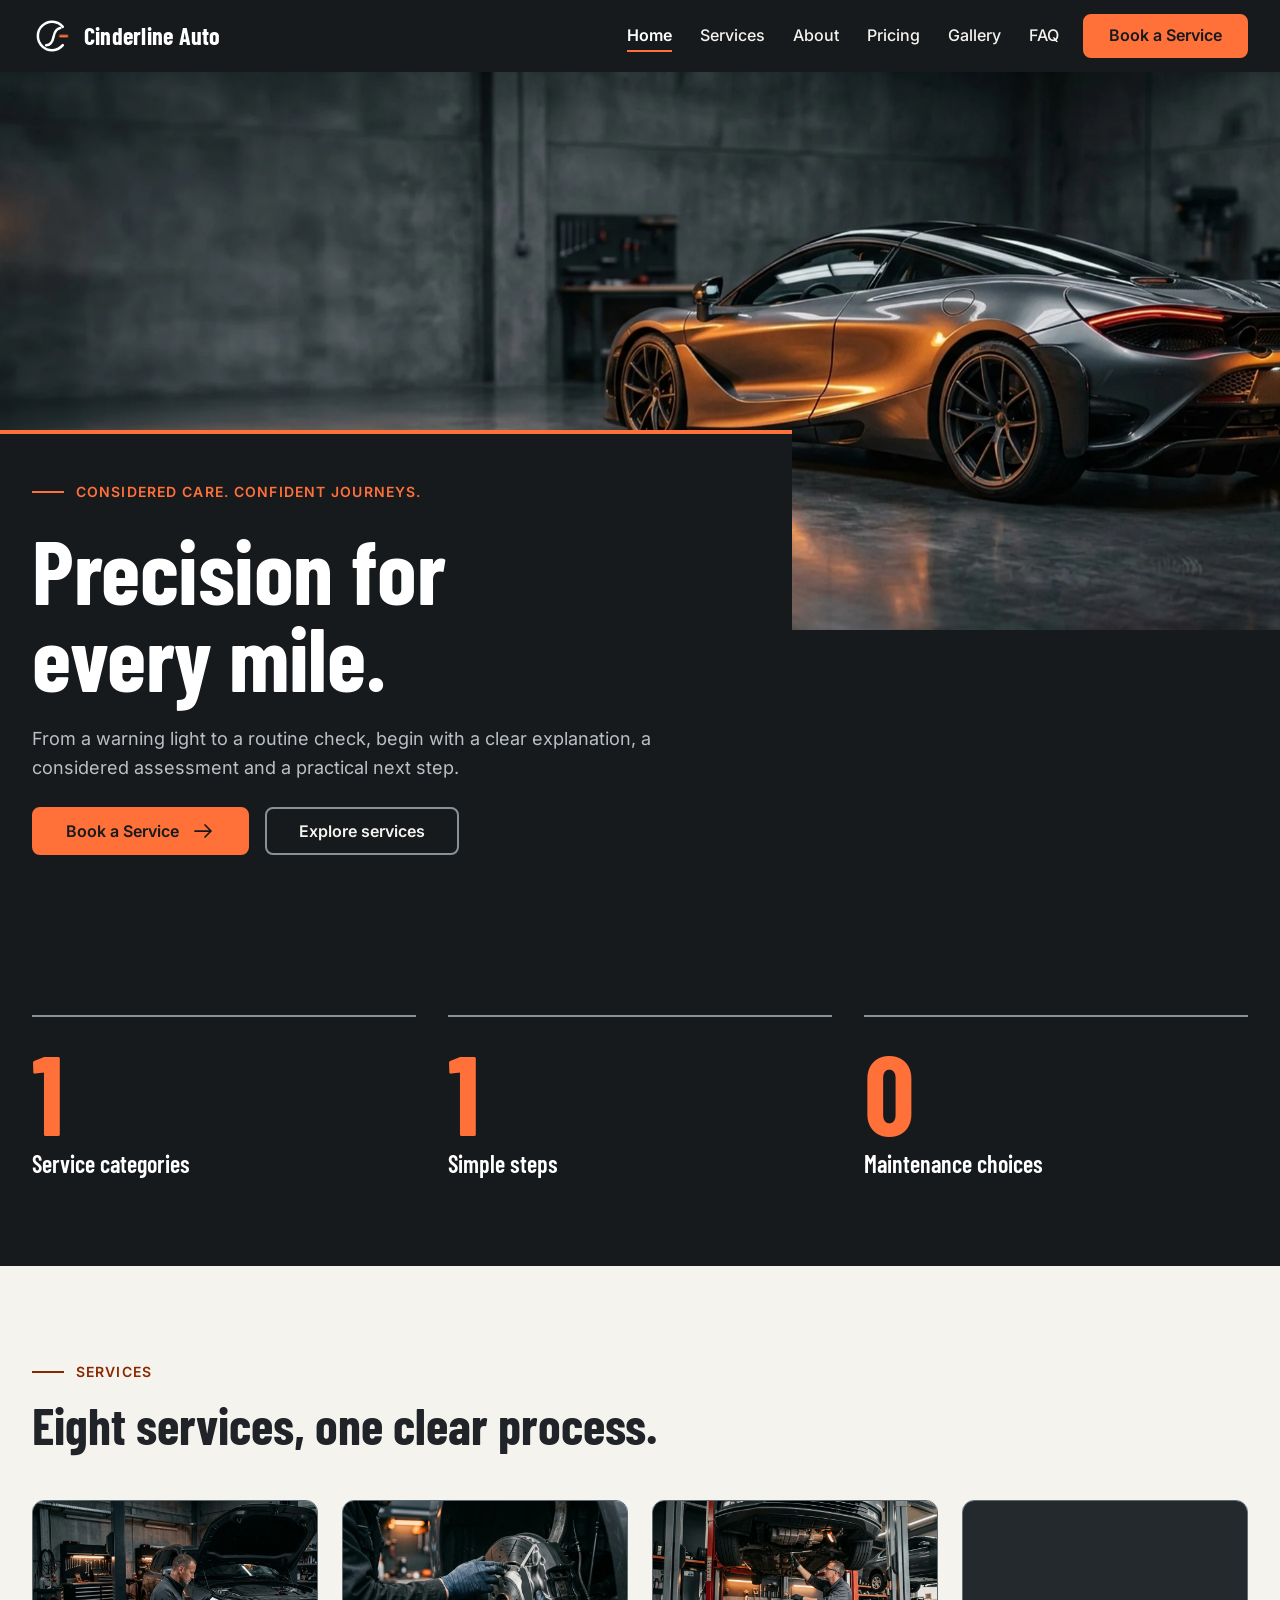
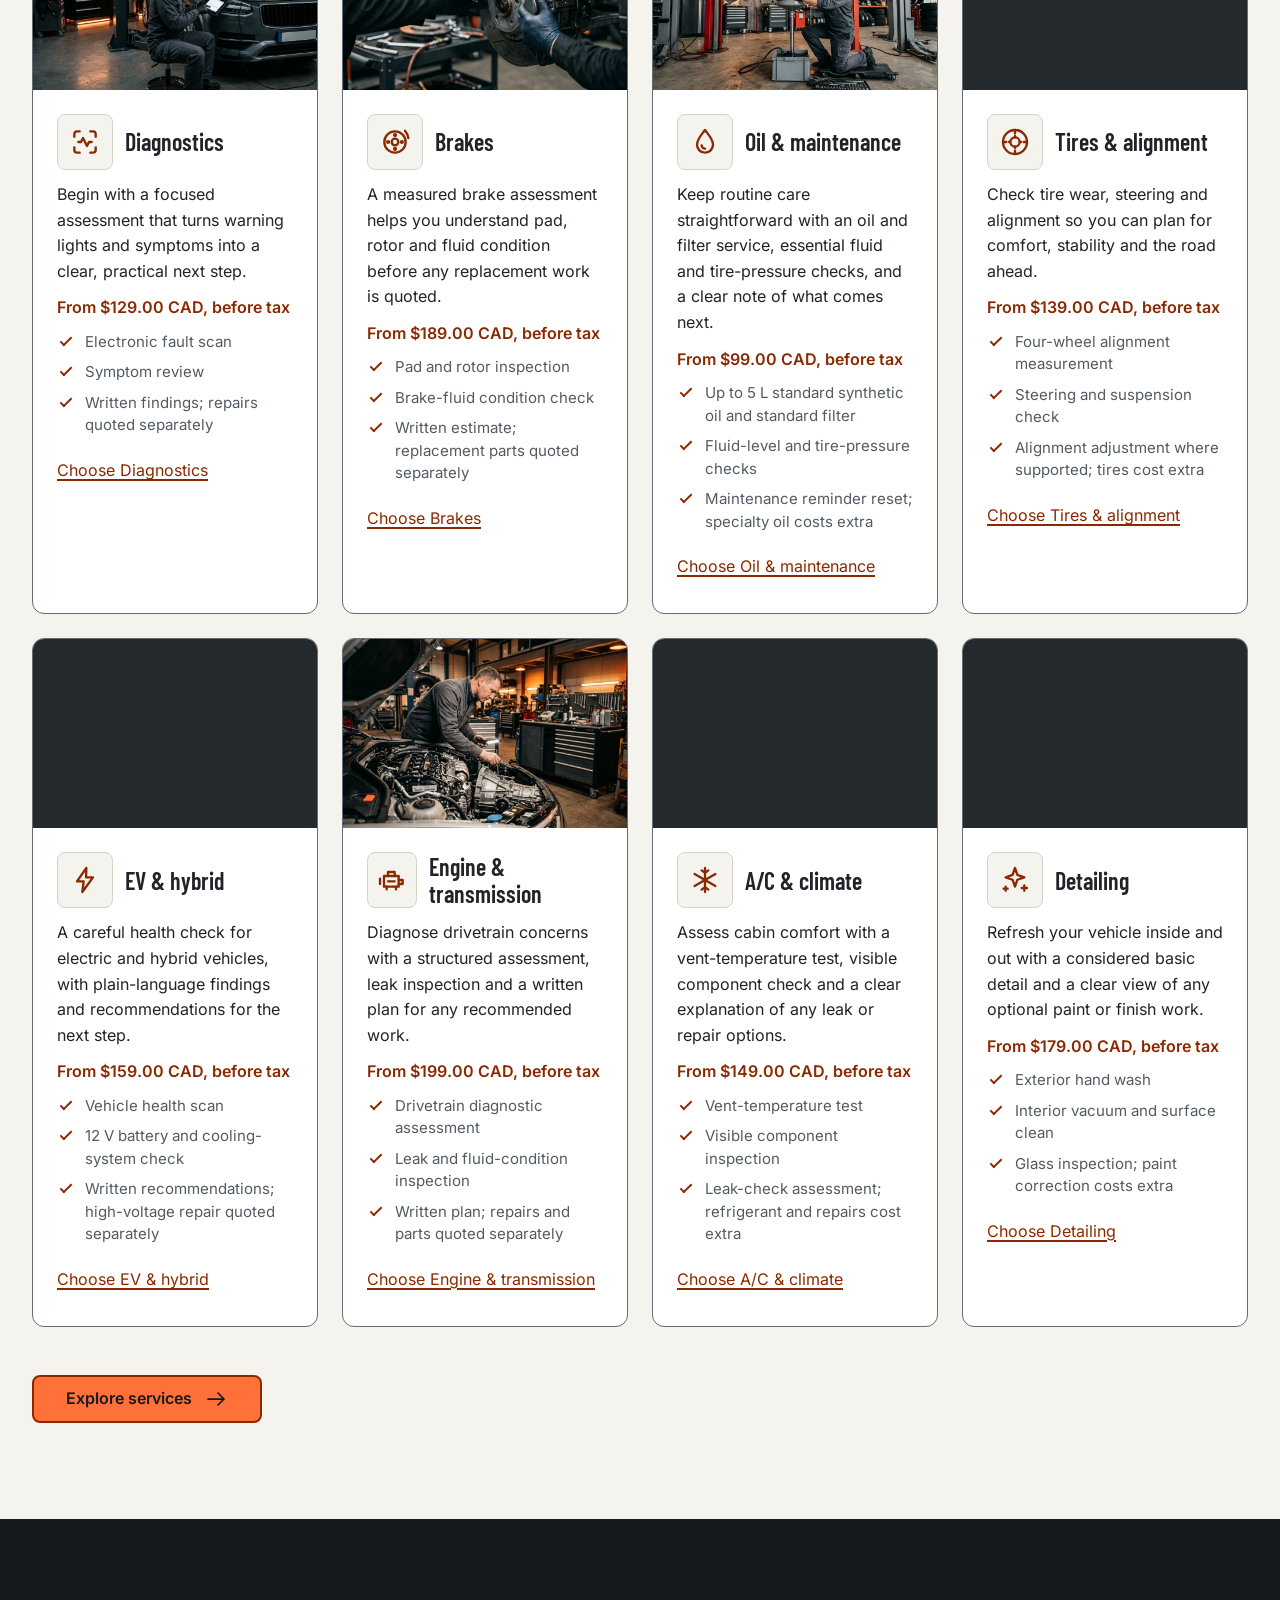
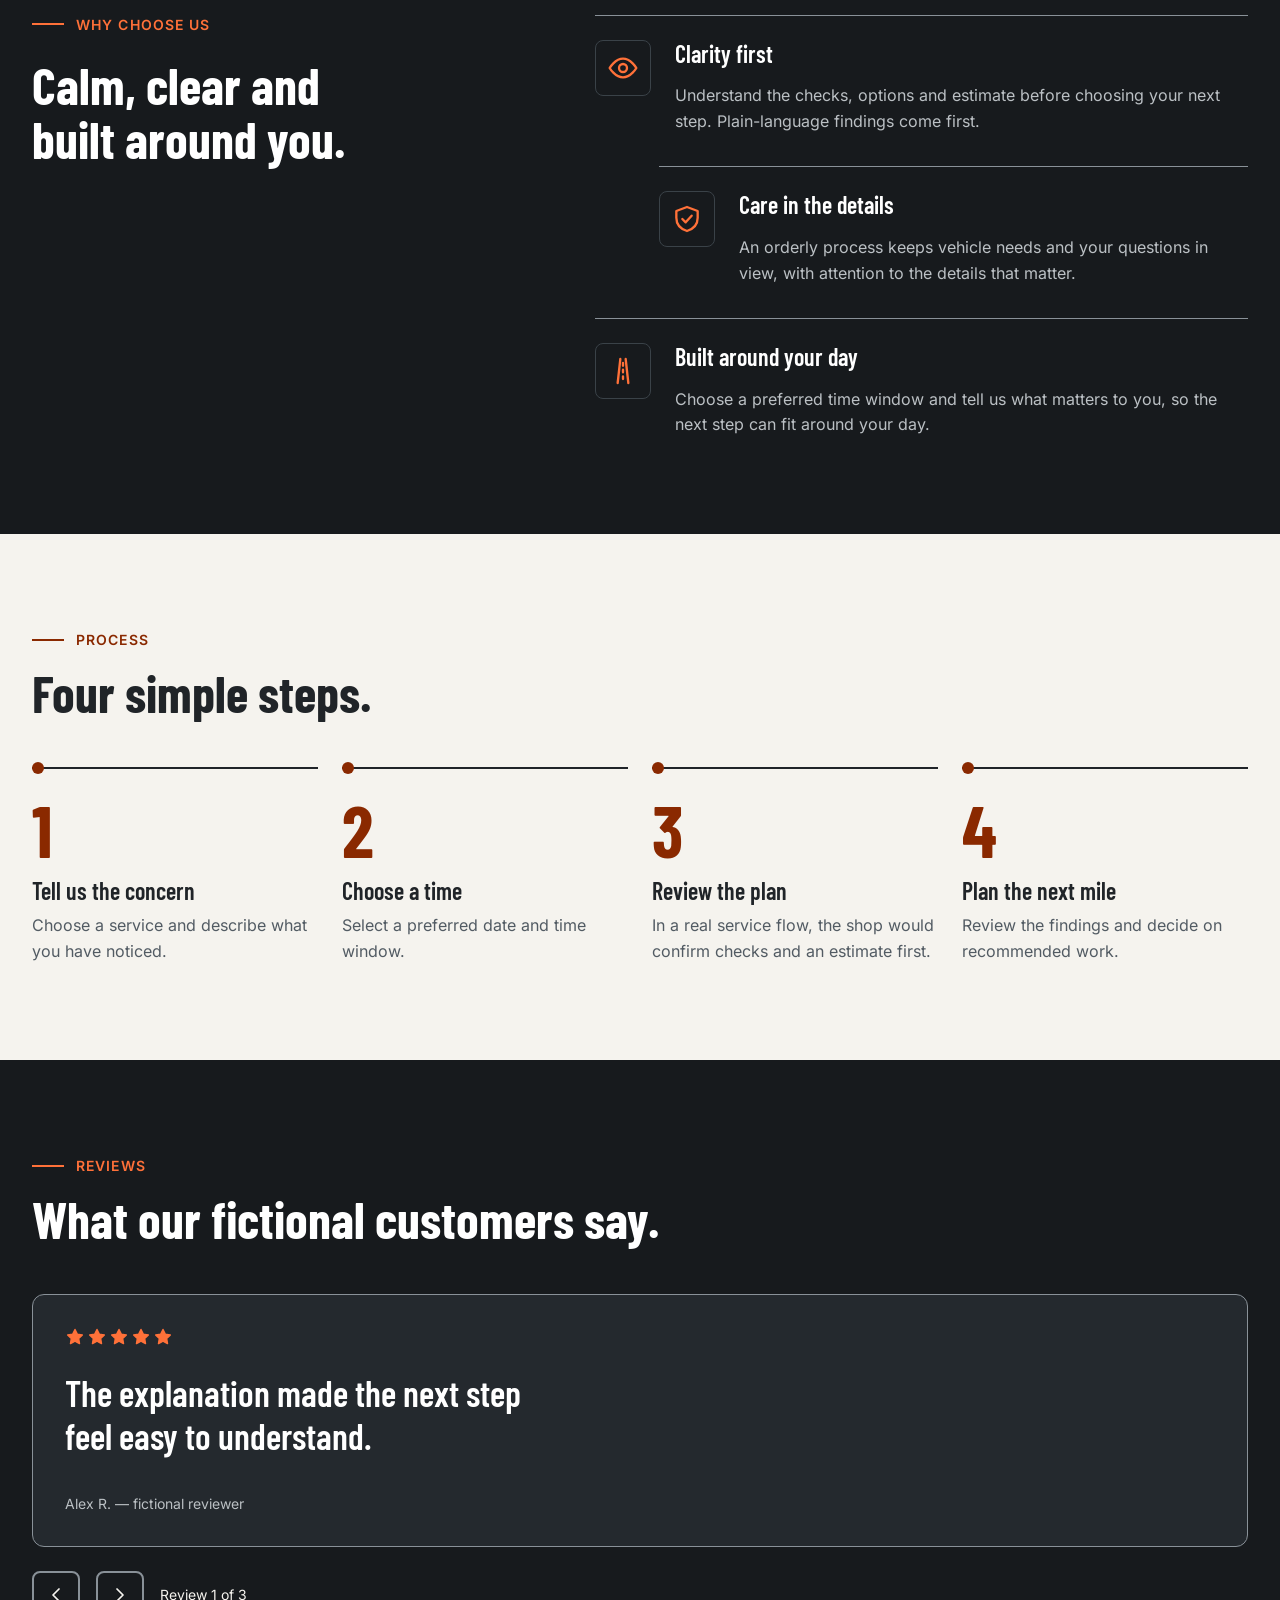
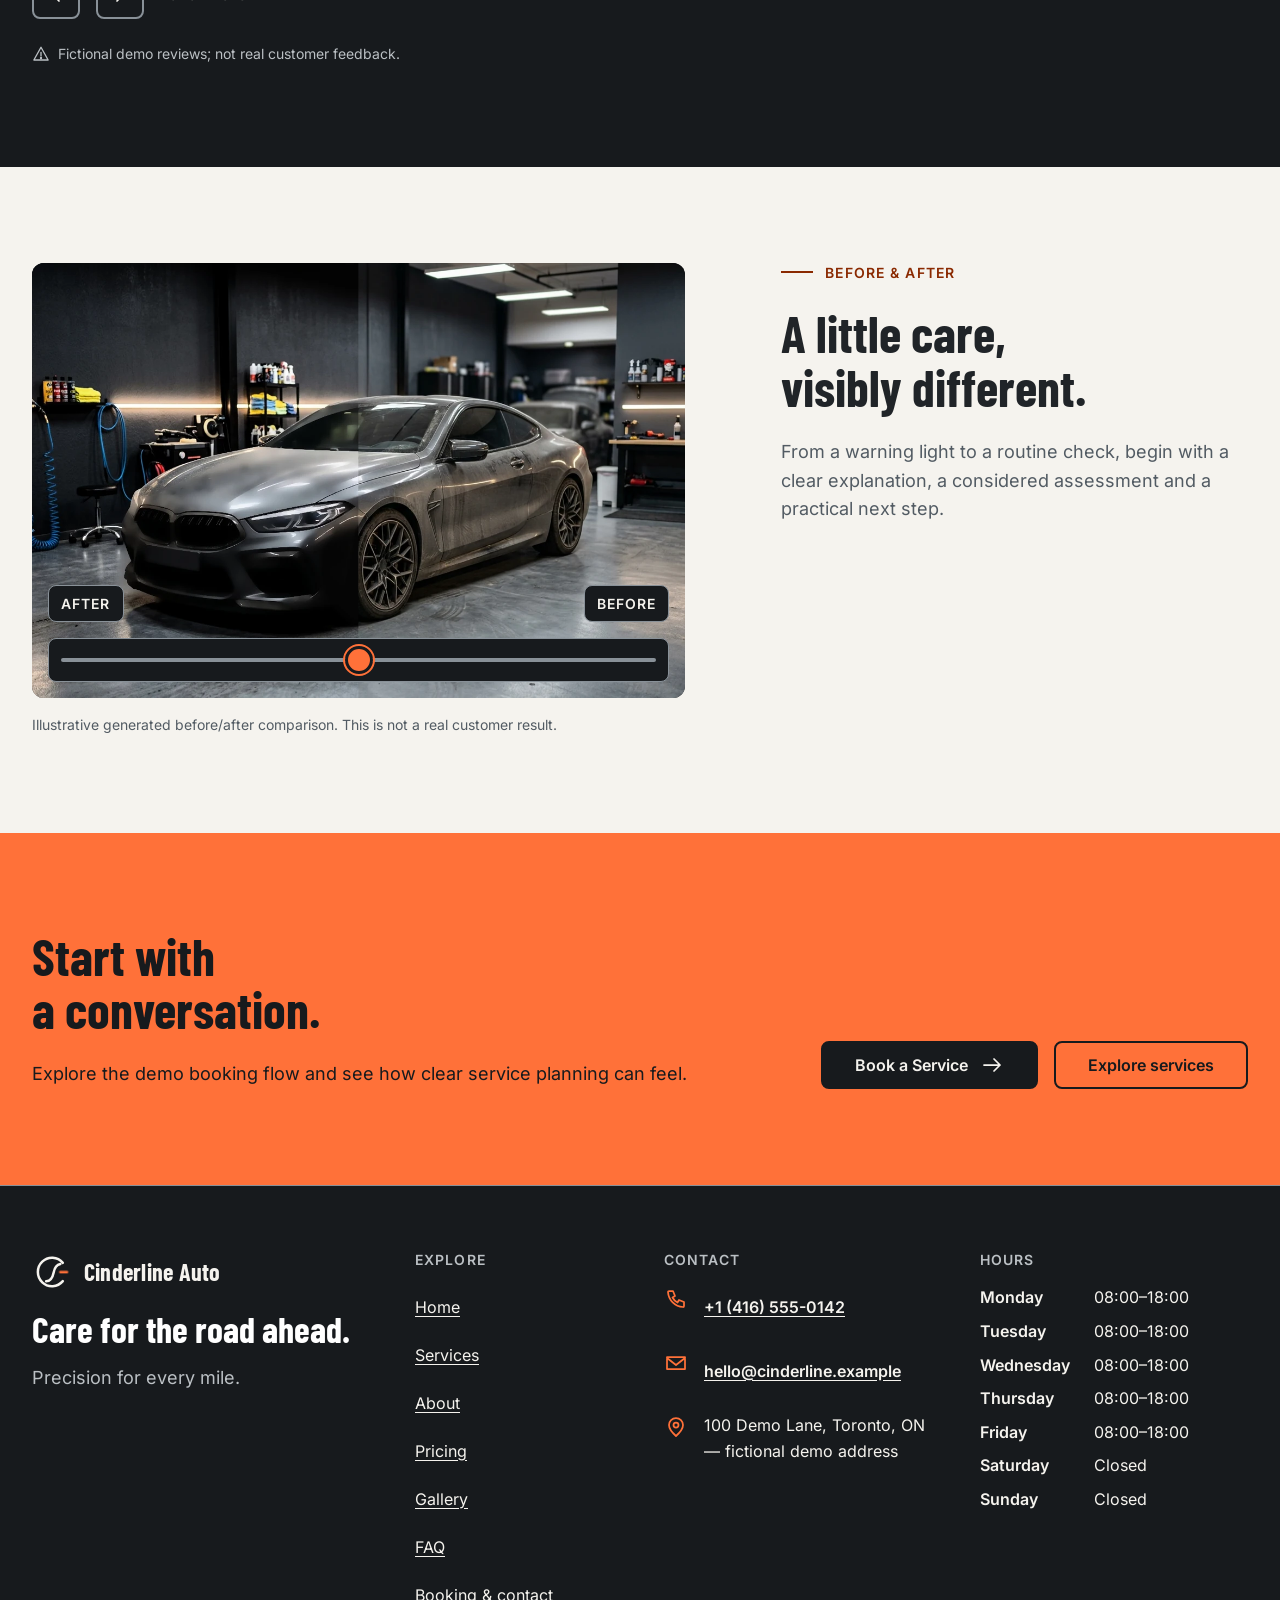
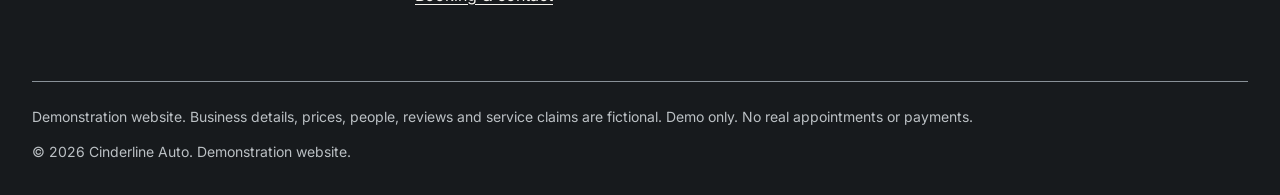
<file: index.html>
<!DOCTYPE html>

<html lang="en-CA">
<head>
<meta charset="utf-8"/>
<meta content="width=device-width, initial-scale=1" name="viewport"/>
<title>Home | Cinderline Auto</title>
<meta content="Explore eight demo services, compare maintenance plans and try the appointment form." name="description"/>
<meta content="#171A1D" name="theme-color"/>
<meta content="Cinderline Auto" data-config-meta="business.name" name="application-name"/>
<link href="https://tl635131-svg.github.io/auto-shop-5k/index.html" rel="canonical"/>
<link href="assets/icons/favicon.svg" rel="icon" type="image/svg+xml"/>
<meta content="Cinderline Auto" data-config-meta="business.name" property="og:site_name"/>
<meta content="Home | Cinderline Auto" property="og:title"/>
<meta content="Explore eight demo services, compare maintenance plans and try the appointment form." property="og:description"/>
<meta content="website" property="og:type"/>
<meta content="https://tl635131-svg.github.io/auto-shop-5k/index.html" property="og:url"/>
<meta content="https://tl635131-svg.github.io/auto-shop-5k/assets/images/hero-workshop.webp" property="og:image"/>
<meta content="Unbranded coupe in a softly lit automotive workshop." property="og:image:alt"/>
<meta content="1920" property="og:image:width"/>
<meta content="1080" property="og:image:height"/>
<link as="style" href="assets/css/styles.css" rel="preload"/>
<link as="font" crossorigin="" href="assets/fonts/barlow-condensed-latin-700.woff2" rel="preload" type="font/woff2"/>
<link as="font" crossorigin="" href="assets/fonts/inter-latin-variable.woff2" rel="preload" type="font/woff2"/>
<link href="assets/css/styles.css" rel="stylesheet"/>
<script src="assets/js/features/main.js" type="module"></script>
<meta content="en_CA" property="og:locale"/>
<meta content="summary_large_image" name="twitter:card"/>
<meta content="Home | Cinderline Auto" name="twitter:title"/>
<meta content="Explore eight demo services, compare maintenance plans and try the appointment form." name="twitter:description"/>
<meta content="https://tl635131-svg.github.io/auto-shop-5k/assets/images/hero-workshop.webp" name="twitter:image"/>
<meta content="Unbranded coupe in a softly lit automotive workshop." name="twitter:image:alt"/>
</head>
<body data-page="home">
<a class="skip-link" href="#main">Skip to main content</a>
<div aria-hidden="true" class="progress" data-scroll-progress=""></div>
<header class="site-header theme-dark" data-header="" data-state="top">
<div class="wrap site-header__inner">
<a class="brand" href="index.html"><svg aria-hidden="true" class="mark" focusable="false" viewbox="0 0 48 48"><path d="M37 13A17 17 0 1 0 37 35"></path><path d="M17 35c6 0 8-5.5 9-10.5s3-9 8-10"></path><path class="mark__notch" d="M34 24h8"></path></svg><span class="brand__word" data-config-text="business.name">Cinderline Auto</span></a>
<button aria-controls="site-menu" aria-expanded="false" aria-label="Open navigation" class="menu-toggle" data-menu-toggle="" hidden="" type="button"><svg aria-hidden="true" class="icon" focusable="false"><use href="assets/icons/sprite.svg#menu"></use></svg></button>
<div class="site-menu" data-menu="" id="site-menu">
<button class="site-menu__close" data-menu-close="" type="button"><svg aria-hidden="true" class="icon" focusable="false"><use href="assets/icons/sprite.svg#close"></use></svg><span>Close navigation</span></button>
<nav aria-label="Primary" class="site-nav" id="site-nav"><ul><li><a aria-current="page" href="index.html">Home</a></li><li><a href="services.html">Services</a></li><li><a href="about.html">About</a></li><li><a href="pricing.html">Pricing</a></li><li><a href="gallery.html">Gallery</a></li><li><a href="faq.html">FAQ</a></li><li><a class="btn btn--sm" data-booking-link="" data-magnetic="" href="booking.html">Book a Service</a></li></ul></nav>
</div>
</div>
</header>
<div data-page-transition="">
<main id="main" tabindex="-1">
<section aria-labelledby="hero-title" class="hero theme-dark" id="hero">
<div class="hero__media" data-hero-motion=""><img alt="Unbranded coupe in a softly lit automotive workshop." decoding="async" fetchpriority="high" height="1080" loading="eager" sizes="100vw" src="assets/images/hero-workshop.webp" width="1920"/></div>
<div class="wrap">
<div class="hero__panel">
<p class="eyebrow">Considered care. Confident journeys.</p>
<h1 data-config-text="business.tagline" id="hero-title">Precision for every mile.</h1>
<p class="lead">From a warning light to a routine check, begin with a clear explanation, a considered assessment and a practical next step.</p>
<div class="btn-row"><a class="btn" data-booking-link="" data-magnetic="" href="booking.html">Book a Service<svg aria-hidden="true" class="icon" focusable="false"><use href="assets/icons/sprite.svg#arrow-right"></use></svg></a><a class="btn btn--ghost" href="services.html">Explore services</a></div>
</div>
</div>
</section>
<section aria-label="Trust statistics" class="sec sec--tight theme-dark" id="trust-stats"><div class="wrap"><div class="stats" data-stagger=""><div class="stat" data-reveal=""><span class="stat__num" data-count-key="demo.stats.serviceCategories">8</span><span class="stat__label">Service categories</span></div><div class="stat" data-reveal=""><span class="stat__num" data-count-key="demo.stats.processSteps">4</span><span class="stat__label">Simple steps</span></div><div class="stat" data-reveal=""><span class="stat__num" data-count-key="demo.stats.packageChoices">3</span><span class="stat__label">Maintenance choices</span></div></div></div></section>
<section aria-labelledby="services-title" class="sec theme-light" id="services">
<div class="wrap">
<div class="sec__head"><p class="eyebrow">Services</p><h2 id="services-title">Eight services, one clear process.</h2></div>
<div class="grid grid--4 perspective" data-stagger="">
<div data-reveal=""><article class="card card--lift" data-service-id="diagnostics" data-tilt="">
<div class="card__media" data-image-zoom=""><img alt="Technician checking a diagnostic tablet beside an unbranded car." decoding="async" height="640" loading="lazy" src="assets/images/service-diagnostics.webp" width="960"/></div>
<div class="card__body">
<div class="card__head"><span class="icon-chip"><svg aria-hidden="true" class="icon" focusable="false"><use href="assets/icons/sprite.svg#service-diagnostics"></use></svg></span><h3><a href="services.html#diagnostics">Diagnostics</a></h3></div>
<p>Begin with a focused assessment that turns warning lights and symptoms into a clear, practical next step.</p><p class="price" data-price-service="diagnostics">Starting price loads with demo details</p>
<ul class="ticks"><li>Electronic fault scan</li><li>Symptom review</li><li>Written findings; repairs quoted separately</li></ul>
<a class="link" data-booking-link="" href="booking.html?service=diagnostics">Choose Diagnostics</a>
</div></article></div>
<div data-reveal=""><article class="card card--lift" data-service-id="brakes" data-tilt="">
<div class="card__media" data-image-zoom=""><img alt="Gloved hands inspecting a wheel brake assembly." decoding="async" height="640" loading="lazy" src="assets/images/service-brakes.webp" width="960"/></div>
<div class="card__body">
<div class="card__head"><span class="icon-chip"><svg aria-hidden="true" class="icon" focusable="false"><use href="assets/icons/sprite.svg#service-brakes"></use></svg></span><h3><a href="services.html#brakes">Brakes</a></h3></div>
<p>A measured brake assessment helps you understand pad, rotor and fluid condition before any replacement work is quoted.</p><p class="price" data-price-service="brakes">Starting price loads with demo details</p>
<ul class="ticks"><li>Pad and rotor inspection</li><li>Brake-fluid condition check</li><li>Written estimate; replacement parts quoted separately</li></ul>
<a class="link" data-booking-link="" href="booking.html?service=brakes">Choose Brakes</a>
</div></article></div>
<div data-reveal=""><article class="card card--lift" data-service-id="oil-maintenance" data-tilt="">
<div class="card__media" data-image-zoom=""><img alt="Technician changing oil during routine maintenance." decoding="async" height="640" loading="lazy" src="assets/images/service-oil-maintenance.webp" width="960"/></div>
<div class="card__body">
<div class="card__head"><span class="icon-chip"><svg aria-hidden="true" class="icon" focusable="false"><use href="assets/icons/sprite.svg#service-oil-maintenance"></use></svg></span><h3><a href="services.html#oil-maintenance">Oil &amp; maintenance</a></h3></div>
<p>Keep routine care straightforward with an oil and filter service, essential fluid and tire-pressure checks, and a clear note of what comes next.</p><p class="price" data-price-service="oil-maintenance">Starting price loads with demo details</p>
<ul class="ticks"><li>Up to 5 L standard synthetic oil and standard filter</li><li>Fluid-level and tire-pressure checks</li><li>Maintenance reminder reset; specialty oil costs extra</li></ul>
<a class="link" data-booking-link="" href="booking.html?service=oil-maintenance">Choose Oil &amp; maintenance</a>
</div></article></div>
<div data-reveal=""><article class="card card--lift" data-service-id="tires-alignment" data-tilt="">
<div class="card__media" data-image-zoom=""><img alt="Wheel mounted on alignment equipment in a workshop." decoding="async" height="640" loading="lazy" src="assets/images/service-tires-alignment.webp" width="960"/></div>
<div class="card__body">
<div class="card__head"><span class="icon-chip"><svg aria-hidden="true" class="icon" focusable="false"><use href="assets/icons/sprite.svg#service-tires-alignment"></use></svg></span><h3><a href="services.html#tires-alignment">Tires &amp; alignment</a></h3></div>
<p>Check tire wear, steering and alignment so you can plan for comfort, stability and the road ahead.</p><p class="price" data-price-service="tires-alignment">Starting price loads with demo details</p>
<ul class="ticks"><li>Four-wheel alignment measurement</li><li>Steering and suspension check</li><li>Alignment adjustment where supported; tires cost extra</li></ul>
<a class="link" data-booking-link="" href="booking.html?service=tires-alignment">Choose Tires &amp; alignment</a>
</div></article></div>
<div data-reveal=""><article class="card card--lift" data-service-id="ev-hybrid" data-tilt="">
<div class="card__media" data-image-zoom=""><img alt="Technician inspecting an unbranded electric vehicle with insulated tools." decoding="async" height="640" loading="lazy" src="assets/images/service-ev-hybrid.webp" width="960"/></div>
<div class="card__body">
<div class="card__head"><span class="icon-chip"><svg aria-hidden="true" class="icon" focusable="false"><use href="assets/icons/sprite.svg#service-ev-hybrid"></use></svg></span><h3><a href="services.html#ev-hybrid">EV &amp; hybrid</a></h3></div>
<p>A careful health check for electric and hybrid vehicles, with plain-language findings and recommendations for the next step.</p><p class="price" data-price-service="ev-hybrid">Starting price loads with demo details</p>
<ul class="ticks"><li>Vehicle health scan</li><li>12 V battery and cooling-system check</li><li>Written recommendations; high-voltage repair quoted separately</li></ul>
<a class="link" data-booking-link="" href="booking.html?service=ev-hybrid">Choose EV &amp; hybrid</a>
</div></article></div>
<div data-reveal=""><article class="card card--lift" data-service-id="engine-transmission" data-tilt="">
<div class="card__media" data-image-zoom=""><img alt="Technician inspecting a clean engine bay." decoding="async" height="640" loading="lazy" src="assets/images/service-engine-transmission.webp" width="960"/></div>
<div class="card__body">
<div class="card__head"><span class="icon-chip"><svg aria-hidden="true" class="icon" focusable="false"><use href="assets/icons/sprite.svg#service-engine-transmission"></use></svg></span><h3><a href="services.html#engine-transmission">Engine &amp; transmission</a></h3></div>
<p>Diagnose drivetrain concerns with a structured assessment, leak inspection and a written plan for any recommended work.</p><p class="price" data-price-service="engine-transmission">Starting price loads with demo details</p>
<ul class="ticks"><li>Drivetrain diagnostic assessment</li><li>Leak and fluid-condition inspection</li><li>Written plan; repairs and parts quoted separately</li></ul>
<a class="link" data-booking-link="" href="booking.html?service=engine-transmission">Choose Engine &amp; transmission</a>
</div></article></div>
<div data-reveal=""><article class="card card--lift" data-service-id="ac-climate" data-tilt="">
<div class="card__media" data-image-zoom=""><img alt="Technician measuring air vent temperature." decoding="async" height="640" loading="lazy" src="assets/images/service-ac-climate.webp" width="960"/></div>
<div class="card__body">
<div class="card__head"><span class="icon-chip"><svg aria-hidden="true" class="icon" focusable="false"><use href="assets/icons/sprite.svg#service-ac-climate"></use></svg></span><h3><a href="services.html#ac-climate">A/C &amp; climate</a></h3></div>
<p>Assess cabin comfort with a vent-temperature test, visible component check and a clear explanation of any leak or repair options.</p><p class="price" data-price-service="ac-climate">Starting price loads with demo details</p>
<ul class="ticks"><li>Vent-temperature test</li><li>Visible component inspection</li><li>Leak-check assessment; refrigerant and repairs cost extra</li></ul>
<a class="link" data-booking-link="" href="booking.html?service=ac-climate">Choose A/C &amp; climate</a>
</div></article></div>
<div data-reveal=""><article class="card card--lift" data-service-id="detailing" data-tilt="">
<div class="card__media" data-image-zoom=""><img alt="Detailer wiping an unbranded car with a microfiber cloth." decoding="async" height="640" loading="lazy" src="assets/images/service-detailing.webp" width="960"/></div>
<div class="card__body">
<div class="card__head"><span class="icon-chip"><svg aria-hidden="true" class="icon" focusable="false"><use href="assets/icons/sprite.svg#service-detailing"></use></svg></span><h3><a href="services.html#detailing">Detailing</a></h3></div>
<p>Refresh your vehicle inside and out with a considered basic detail and a clear view of any optional paint or finish work.</p><p class="price" data-price-service="detailing">Starting price loads with demo details</p>
<ul class="ticks"><li>Exterior hand wash</li><li>Interior vacuum and surface clean</li><li>Glass inspection; paint correction costs extra</li></ul>
<a class="link" data-booking-link="" href="booking.html?service=detailing">Choose Detailing</a>
</div></article></div>
</div>
<div class="btn-row" style="margin-top:var(--s7)"><a class="btn" href="services.html">Explore services<svg aria-hidden="true" class="icon" focusable="false"><use href="assets/icons/sprite.svg#arrow-right"></use></svg></a></div>
</div>
</section>
<section aria-labelledby="why-title" class="sec theme-dark" id="why-us">
<div class="wrap split split--sticky">
<div class="stack-lg"><p class="eyebrow">Why choose us</p><h2 id="why-title">Calm, clear and built around you.</h2></div>
<div class="why" data-stagger=""><div class="why__item" data-reveal=""><span class="icon-chip"><svg aria-hidden="true" class="icon icon--lg" focusable="false"><use href="assets/icons/sprite.svg#clarity"></use></svg></span><div class="stack"><h3>Clarity first</h3><p>Understand the checks, options and estimate before choosing your next step. Plain-language findings come first.</p></div></div><div class="why__item" data-reveal=""><span class="icon-chip"><svg aria-hidden="true" class="icon icon--lg" focusable="false"><use href="assets/icons/sprite.svg#care"></use></svg></span><div class="stack"><h3>Care in the details</h3><p>An orderly process keeps vehicle needs and your questions in view, with attention to the details that matter.</p></div></div><div class="why__item" data-reveal=""><span class="icon-chip"><svg aria-hidden="true" class="icon icon--lg" focusable="false"><use href="assets/icons/sprite.svg#road"></use></svg></span><div class="stack"><h3>Built around your day</h3><p>Choose a preferred time window and tell us what matters to you, so the next step can fit around your day.</p></div></div></div>
</div>
</section>
<section aria-labelledby="process-title" class="sec theme-light" id="process">
<div class="wrap">
<div class="sec__head"><p class="eyebrow">Process</p><h2 id="process-title">Four simple steps.</h2></div>
<ol class="steps" data-stagger=""><li class="step" data-reveal=""><span aria-hidden="true" class="step__num">1</span><h3>Tell us the concern</h3><p>Choose a service and describe what you have noticed.</p></li><li class="step" data-reveal=""><span aria-hidden="true" class="step__num">2</span><h3>Choose a time</h3><p>Select a preferred date and time window.</p></li><li class="step" data-reveal=""><span aria-hidden="true" class="step__num">3</span><h3>Review the plan</h3><p>In a real service flow, the shop would confirm checks and an estimate first.</p></li><li class="step" data-reveal=""><span aria-hidden="true" class="step__num">4</span><h3>Plan the next mile</h3><p>Review the findings and decide on recommended work.</p></li></ol>
</div>
</section>
<section aria-labelledby="testimonials-title" class="sec theme-dark" id="testimonials">
<div class="wrap">
<div class="sec__head"><p class="eyebrow">Reviews</p><h2 id="testimonials-title">What our fictional customers say.</h2></div>
<div aria-label="Fictional demo reviews" class="quote-region" data-testimonials="" role="region">
<figure class="quote" data-testimonial-slide="">
<div aria-label="5 out of 5 stars" class="stars" role="img"><svg aria-hidden="true" class="icon" focusable="false"><use href="assets/icons/sprite.svg#star"></use></svg><svg aria-hidden="true" class="icon" focusable="false"><use href="assets/icons/sprite.svg#star"></use></svg><svg aria-hidden="true" class="icon" focusable="false"><use href="assets/icons/sprite.svg#star"></use></svg><svg aria-hidden="true" class="icon" focusable="false"><use href="assets/icons/sprite.svg#star"></use></svg><svg aria-hidden="true" class="icon" focusable="false"><use href="assets/icons/sprite.svg#star"></use></svg></div>
<blockquote>The explanation made the next step feel easy to understand.</blockquote>
<figcaption>Alex R. — fictional reviewer</figcaption>
</figure>
<figure class="quote" data-testimonial-slide="">
<div aria-label="5 out of 5 stars" class="stars" role="img"><svg aria-hidden="true" class="icon" focusable="false"><use href="assets/icons/sprite.svg#star"></use></svg><svg aria-hidden="true" class="icon" focusable="false"><use href="assets/icons/sprite.svg#star"></use></svg><svg aria-hidden="true" class="icon" focusable="false"><use href="assets/icons/sprite.svg#star"></use></svg><svg aria-hidden="true" class="icon" focusable="false"><use href="assets/icons/sprite.svg#star"></use></svg><svg aria-hidden="true" class="icon" focusable="false"><use href="assets/icons/sprite.svg#star"></use></svg></div>
<blockquote>A calm, clear service experience from the first question.</blockquote>
<figcaption>Sam K. — fictional reviewer</figcaption>
</figure>
<figure class="quote" data-testimonial-slide="">
<div aria-label="5 out of 5 stars" class="stars" role="img"><svg aria-hidden="true" class="icon" focusable="false"><use href="assets/icons/sprite.svg#star"></use></svg><svg aria-hidden="true" class="icon" focusable="false"><use href="assets/icons/sprite.svg#star"></use></svg><svg aria-hidden="true" class="icon" focusable="false"><use href="assets/icons/sprite.svg#star"></use></svg><svg aria-hidden="true" class="icon" focusable="false"><use href="assets/icons/sprite.svg#star"></use></svg><svg aria-hidden="true" class="icon" focusable="false"><use href="assets/icons/sprite.svg#star"></use></svg></div>
<blockquote>The options were laid out in a way I could follow.</blockquote>
<figcaption>Taylor M. — fictional reviewer</figcaption>
</figure>
<div class="carousel-controls">
<button aria-label="Previous review" class="icon-btn icon-btn--prev" data-testimonial-prev="" hidden="" type="button"><svg aria-hidden="true" class="icon" focusable="false"><use href="assets/icons/sprite.svg#chevron"></use></svg></button>
<button aria-label="Next review" class="icon-btn icon-btn--next" data-testimonial-next="" hidden="" type="button"><svg aria-hidden="true" class="icon" focusable="false"><use href="assets/icons/sprite.svg#chevron"></use></svg></button>
<p class="small" data-testimonial-status="">Review 1 of 3</p>
</div>
</div>
<p class="demo-label" style="margin-top:var(--s5)"><svg aria-hidden="true" class="icon icon--sm" focusable="false"><use href="assets/icons/sprite.svg#warning"></use></svg>Fictional demo reviews; not real customer feedback.</p>
</div>
</section>
<section aria-labelledby="ba-title" class="sec theme-light" id="before-after">
<div class="wrap split split--rev">
<div class="stack-lg">
<div class="cmp" data-comparison="">
<img alt="Dusty charcoal coupe before the illustrative detail." data-comparison-before="" decoding="async" height="800" loading="lazy" src="assets/images/gallery-before.webp" width="1200"/>
<img alt="The same charcoal coupe after the illustrative detail." data-comparison-after="" decoding="async" height="800" loading="lazy" src="assets/images/gallery-after.webp" width="1200"/>
<input aria-label="Reveal the after detailing image" aria-valuetext="50% after image revealed" data-comparison-range="" hidden="" max="100" min="0" step="1" type="range" value="50"/>
<div class="cmp__labels"><span class="cmp__label">Before</span><span class="cmp__label">After</span></div>
</div>
<p class="cmp-note">Illustrative generated before/after comparison. This is not a real customer result.</p>
</div>
<div class="stack-lg"><p class="eyebrow">Before &amp; after</p><h2 id="ba-title">A little care, visibly different.</h2><p class="lead">From a warning light to a routine check, begin with a clear explanation, a considered assessment and a practical next step.</p></div>
</div>
</section>
<section aria-labelledby="cta-title" class="cta sec theme-accent" id="booking-cta">
<div class="wrap cta__inner">
<div class="stack-lg"><h2 id="cta-title">Start with a conversation.</h2><p>Explore the demo booking flow and see how clear service planning can feel.</p></div>
<div class="btn-row"><a class="btn btn--dark" data-booking-link="" data-magnetic="" href="booking.html">Book a Service<svg aria-hidden="true" class="icon" focusable="false"><use href="assets/icons/sprite.svg#arrow-right"></use></svg></a><a class="btn btn--ghost" href="services.html">Explore services</a></div>
</div>
</section>
</main>
<footer class="site-footer theme-dark">
<div class="wrap">
<noscript><p class="notice"><svg aria-hidden="true" class="icon" focusable="false"><use href="assets/icons/sprite.svg#warning"></use></svg>JavaScript is required for business details, pricing controls, the gallery lightbox and the demo form. You can still browse the page content.</p></noscript>
<div class="footer__grid">
<div class="footer__brand">
<a class="brand" href="index.html"><svg aria-hidden="true" class="mark" focusable="false" viewbox="0 0 48 48"><path d="M37 13A17 17 0 1 0 37 35"></path><path d="M17 35c6 0 8-5.5 9-10.5s3-9 8-10"></path><path class="mark__notch" d="M34 24h8"></path></svg><span class="brand__word" data-config-text="business.name">Cinderline Auto</span></a>
<h2>Care for the road ahead.</h2>
<p class="lead" data-config-text="business.tagline">Precision for every mile.</p>
</div>
<nav aria-label="Footer"><h3>Explore</h3><ul><li><a href="index.html">Home</a></li><li><a href="services.html">Services</a></li><li><a href="about.html">About</a></li><li><a href="pricing.html">Pricing</a></li><li><a href="gallery.html">Gallery</a></li><li><a href="faq.html">FAQ</a></li><li><a data-booking-link="" href="booking.html">Booking &amp; contact</a></li></ul></nav>
<div>
<h3>Contact</h3>
<p class="status-line" data-config-status="loading">Loading demo business details…</p>
<ul class="contact-list">
<li><svg aria-hidden="true" class="icon" focusable="false"><use href="assets/icons/sprite.svg#phone"></use></svg><a data-config-href="business.phone.href" hidden="" href="booking.html#contact"><span data-config-text="business.phone.display">+1 (416) 555-0142</span></a></li>
<li><svg aria-hidden="true" class="icon" focusable="false"><use href="assets/icons/sprite.svg#email"></use></svg><a data-config-href="business.email.href" hidden="" href="booking.html#contact"><span data-config-text="business.email.display">hello@cinderline.example</span></a></li>
<li><svg aria-hidden="true" class="icon" focusable="false"><use href="assets/icons/sprite.svg#pin"></use></svg><address><span data-config-text="business.address.display">100 Demo Lane, Toronto, ON — fictional demo address</span></address></li>
</ul>
<div class="socials" data-business-socials="" hidden=""></div>
</div>
<div class="hours">
<h3>Hours</h3>
<div data-business-hours=""><p class="small">Loading…</p></div>
</div>
</div>
<div class="footer__bottom">
<p>Demonstration website. Business details, prices, people, reviews and service claims are fictional. Demo only. No real appointments or payments.</p>
<p>© 2026 <span data-config-text="business.name">Cinderline Auto</span>. Demonstration website.</p>
</div>
</div>
</footer>
</div>
<p aria-live="polite" id="site-status" role="status"></p>
</body>
</html>
</file>
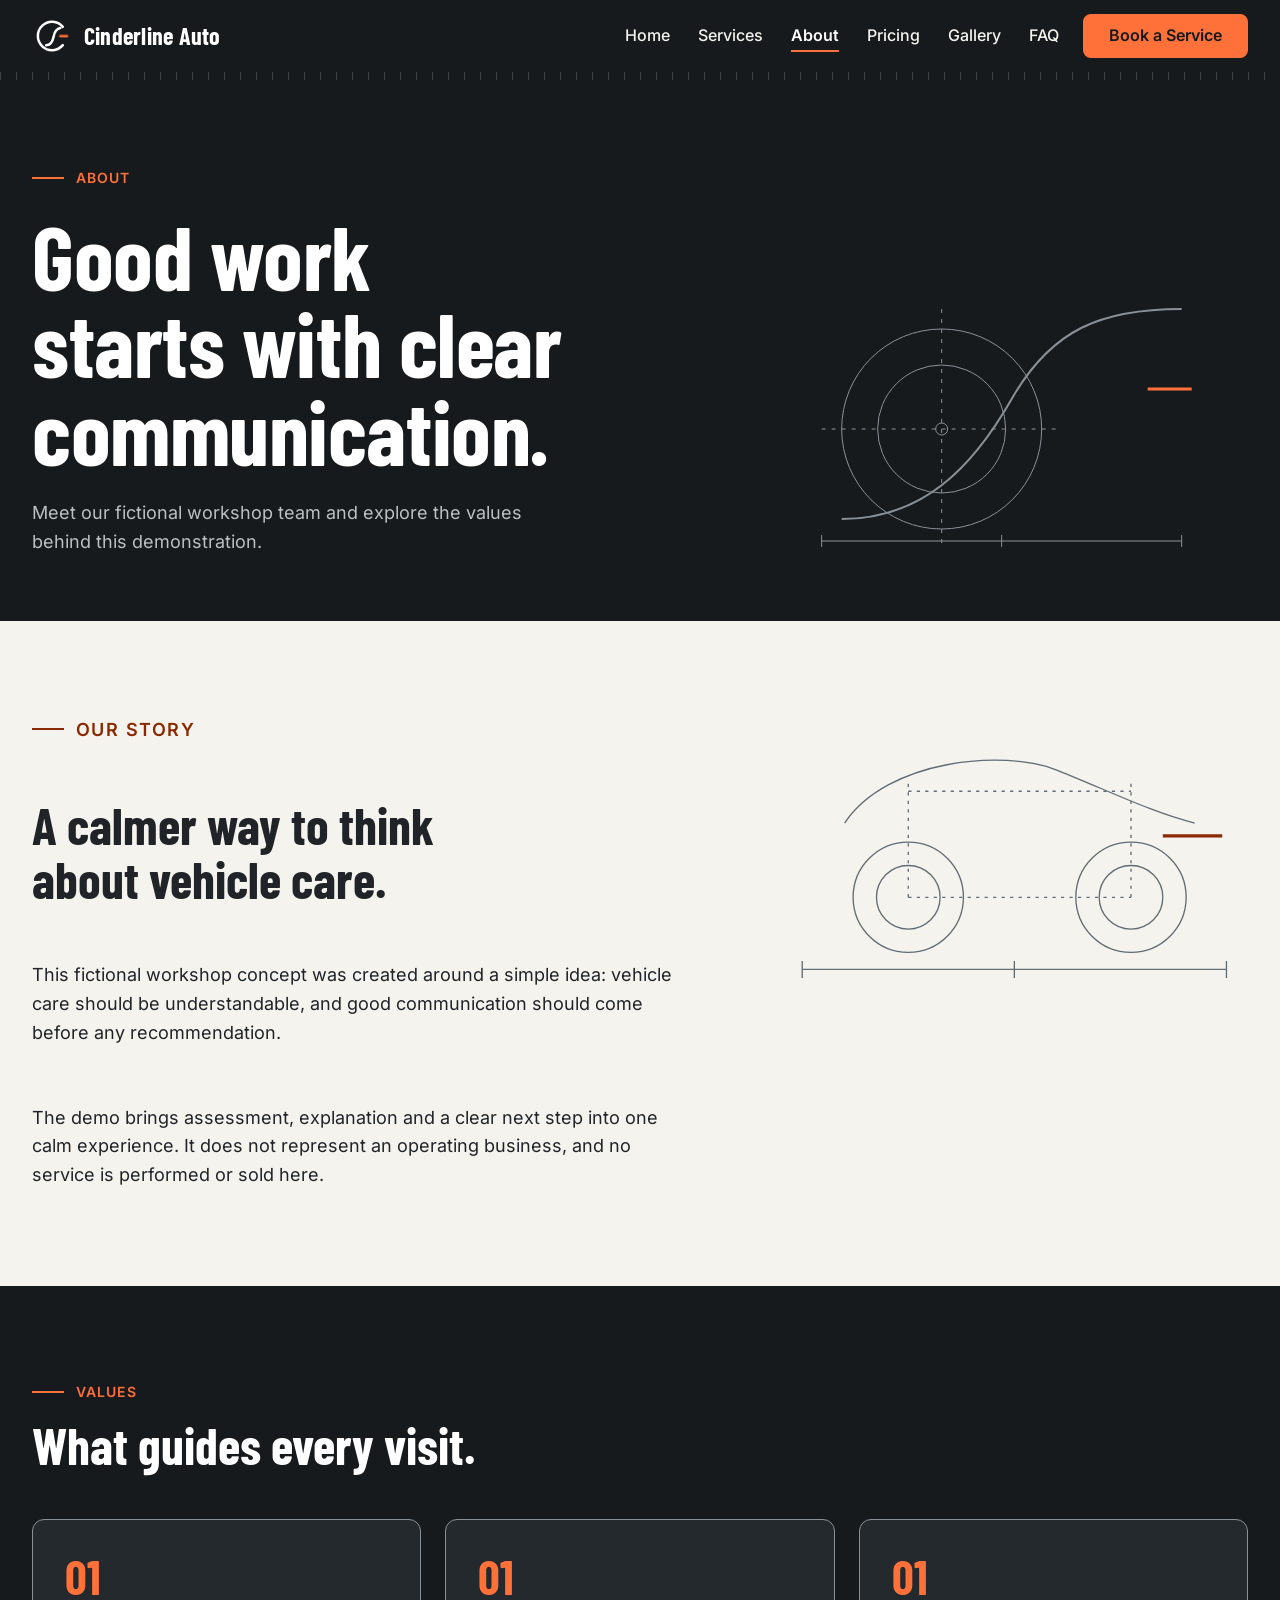
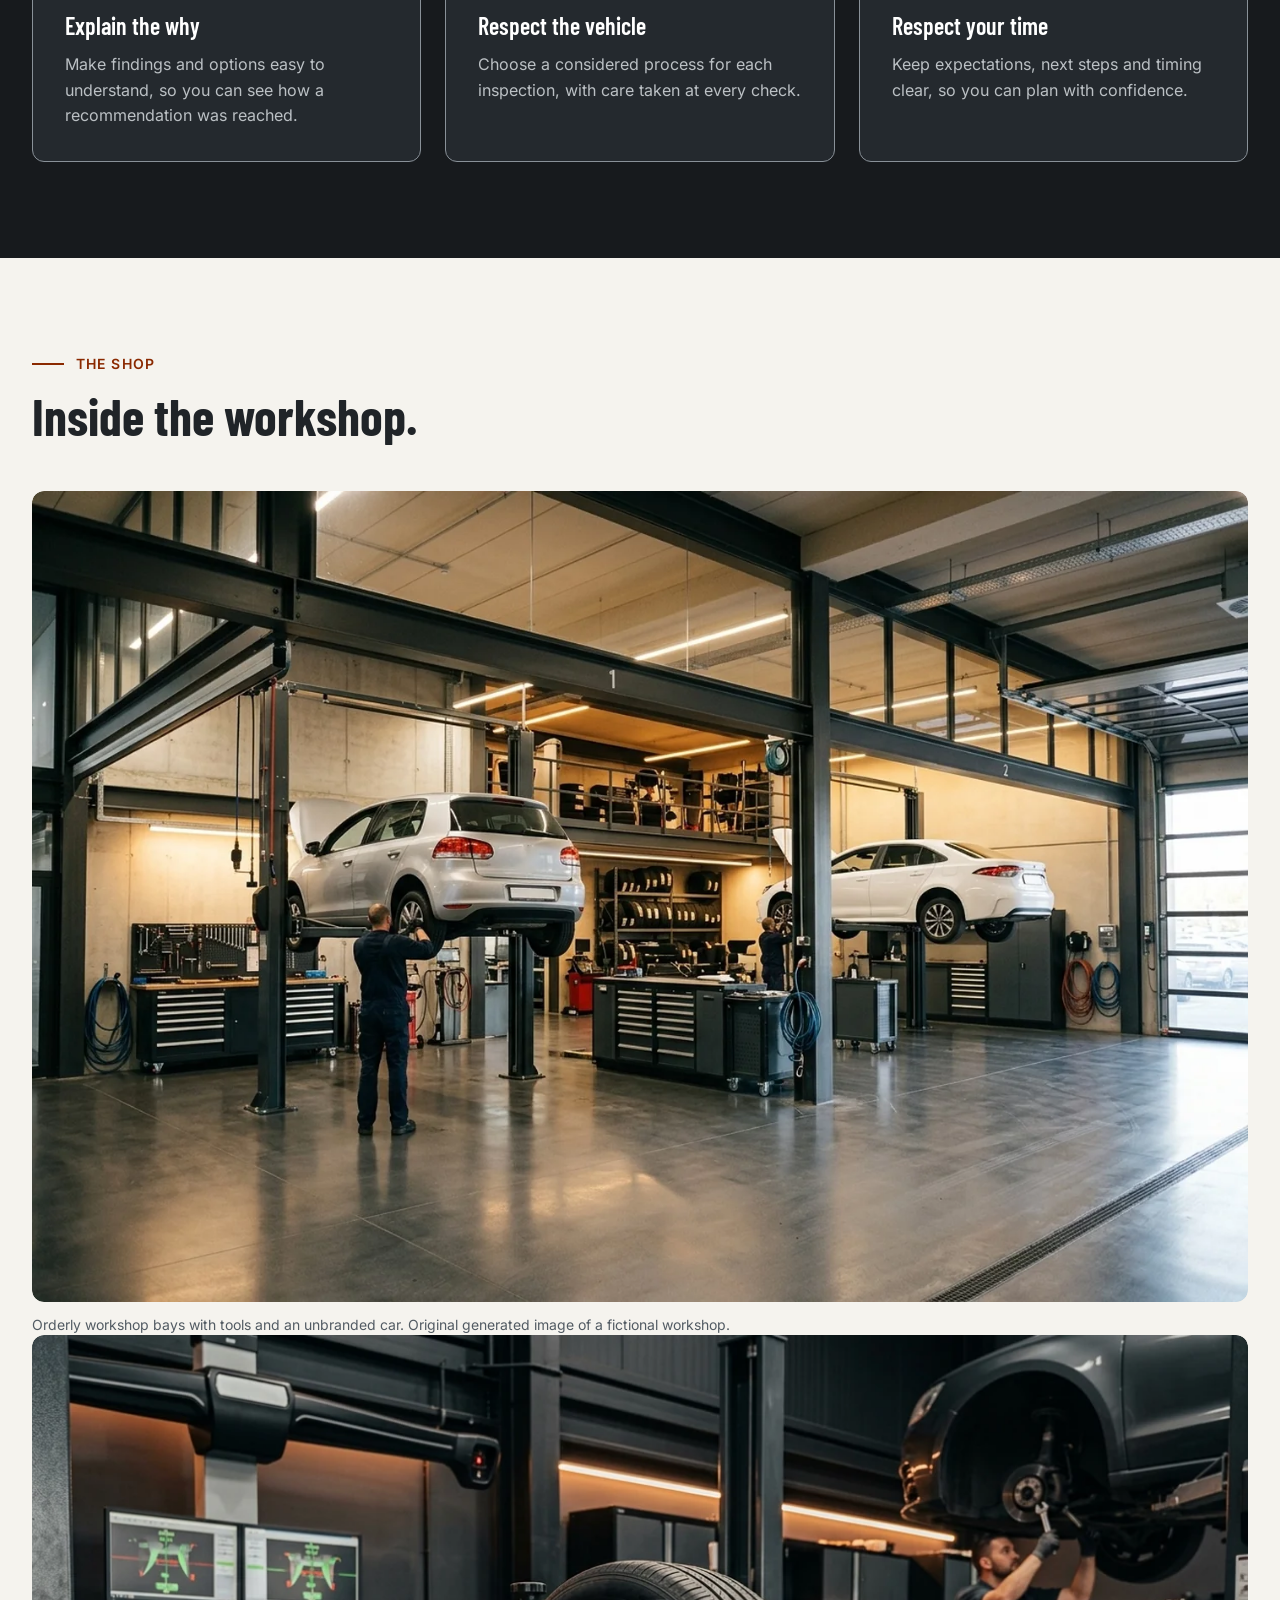
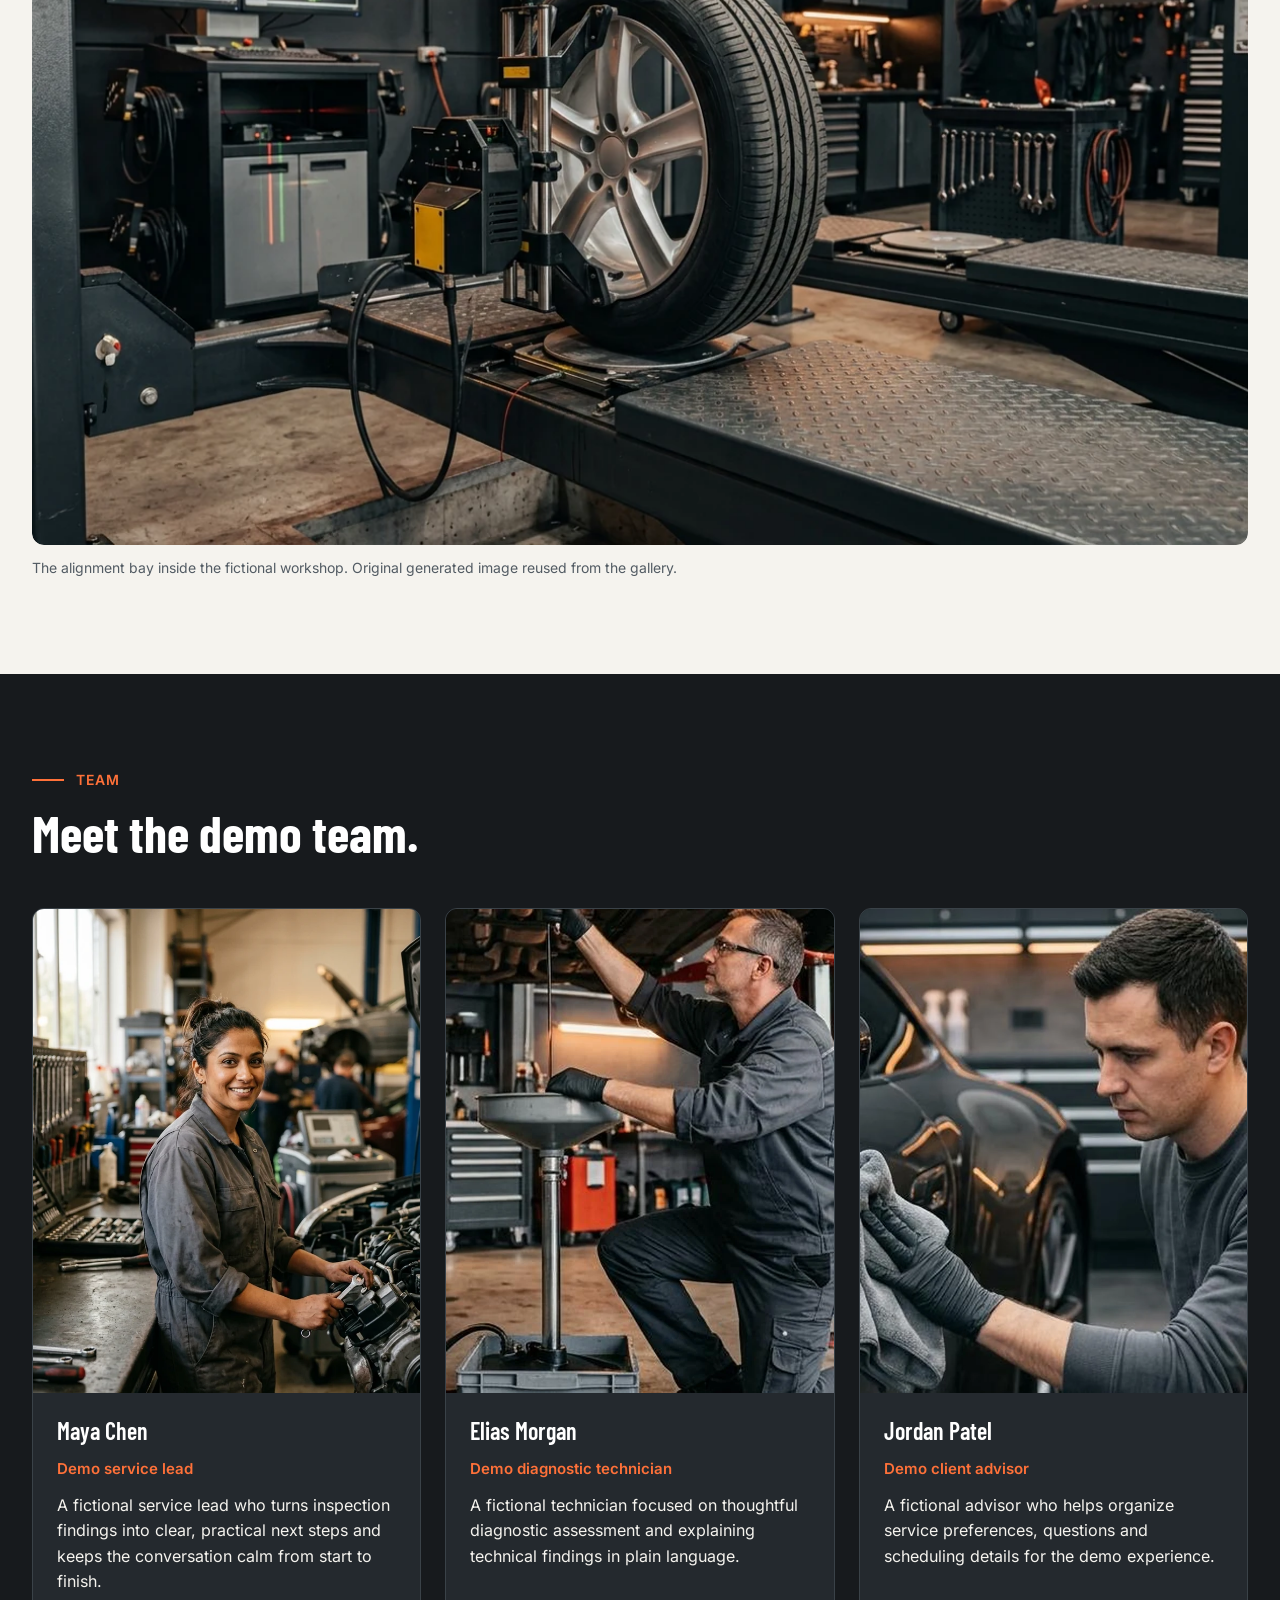
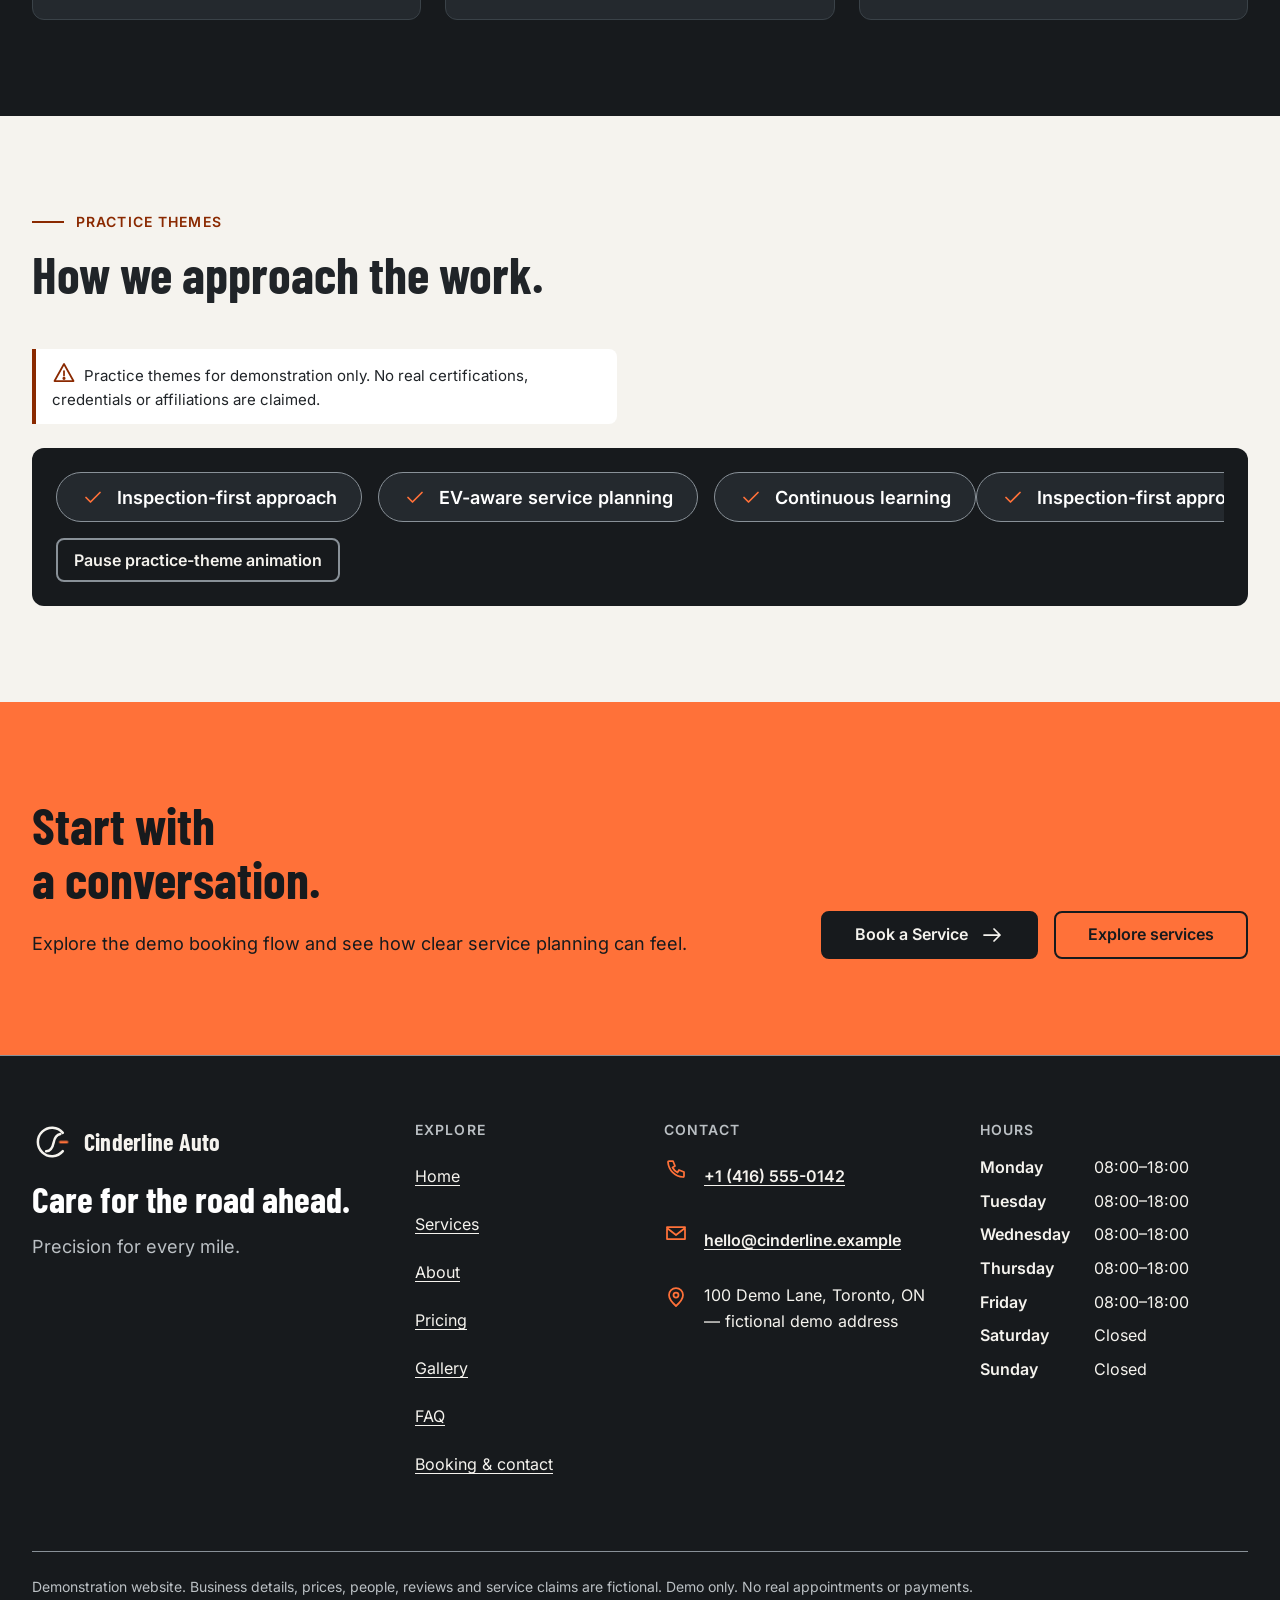
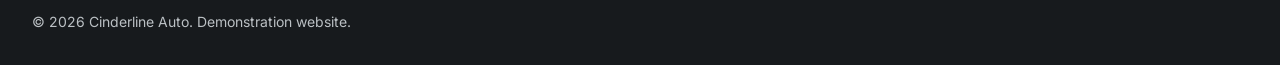
<file: about.html>
<!DOCTYPE html>

<html lang="en-CA">
<head>
<meta charset="utf-8"/>
<meta content="width=device-width, initial-scale=1" name="viewport"/>
<title>About | Cinderline Auto</title>
<meta content="Meet our fictional workshop team and explore the values behind this demonstration." name="description"/>
<meta content="#171A1D" name="theme-color"/>
<meta content="Cinderline Auto" data-config-meta="business.name" name="application-name"/>
<link href="https://tl635131-svg.github.io/auto-shop-5k/about.html" rel="canonical"/>
<link href="assets/icons/favicon.svg" rel="icon" type="image/svg+xml"/>
<meta content="Cinderline Auto" data-config-meta="business.name" property="og:site_name"/>
<meta content="About | Cinderline Auto" property="og:title"/>
<meta content="Meet our fictional workshop team and explore the values behind this demonstration." property="og:description"/>
<meta content="website" property="og:type"/>
<meta content="https://tl635131-svg.github.io/auto-shop-5k/about.html" property="og:url"/>
<meta content="https://tl635131-svg.github.io/auto-shop-5k/assets/images/hero-workshop.webp" property="og:image"/>
<meta content="Unbranded coupe in a softly lit automotive workshop." property="og:image:alt"/>
<meta content="1920" property="og:image:width"/>
<meta content="1080" property="og:image:height"/>
<link as="style" href="assets/css/styles.css" rel="preload"/>
<link as="font" crossorigin="" href="assets/fonts/barlow-condensed-latin-700.woff2" rel="preload" type="font/woff2"/>
<link as="font" crossorigin="" href="assets/fonts/inter-latin-variable.woff2" rel="preload" type="font/woff2"/>
<link href="assets/css/styles.css" rel="stylesheet"/>
<script src="assets/js/features/main.js" type="module"></script>
<meta content="en_CA" property="og:locale"/>
<meta content="summary_large_image" name="twitter:card"/>
<meta content="About | Cinderline Auto" name="twitter:title"/>
<meta content="Meet our fictional workshop team and explore the values behind this demonstration." name="twitter:description"/>
<meta content="https://tl635131-svg.github.io/auto-shop-5k/assets/images/hero-workshop.webp" name="twitter:image"/>
<meta content="Unbranded coupe in a softly lit automotive workshop." name="twitter:image:alt"/>
</head>
<body data-page="about">
<a class="skip-link" href="#main">Skip to main content</a>
<div aria-hidden="true" class="progress" data-scroll-progress=""></div>
<header class="site-header theme-dark" data-header="" data-state="top">
<div class="wrap site-header__inner">
<a class="brand" href="index.html"><svg aria-hidden="true" class="mark" focusable="false" viewbox="0 0 48 48"><path d="M37 13A17 17 0 1 0 37 35"></path><path d="M17 35c6 0 8-5.5 9-10.5s3-9 8-10"></path><path class="mark__notch" d="M34 24h8"></path></svg><span class="brand__word" data-config-text="business.name">Cinderline Auto</span></a>
<button aria-controls="site-menu" aria-expanded="false" aria-label="Open navigation" class="menu-toggle" data-menu-toggle="" hidden="" type="button"><svg aria-hidden="true" class="icon" focusable="false"><use href="assets/icons/sprite.svg#menu"></use></svg></button>
<div class="site-menu" data-menu="" id="site-menu">
<button class="site-menu__close" data-menu-close="" type="button"><svg aria-hidden="true" class="icon" focusable="false"><use href="assets/icons/sprite.svg#close"></use></svg><span>Close navigation</span></button>
<nav aria-label="Primary" class="site-nav" id="site-nav"><ul><li><a href="index.html">Home</a></li><li><a href="services.html">Services</a></li><li><a aria-current="page" href="about.html">About</a></li><li><a href="pricing.html">Pricing</a></li><li><a href="gallery.html">Gallery</a></li><li><a href="faq.html">FAQ</a></li><li><a class="btn btn--sm" data-booking-link="" data-magnetic="" href="booking.html">Book a Service</a></li></ul></nav>
</div>
</div>
</header>
<div data-page-transition="">
<main id="main" tabindex="-1">
<section aria-labelledby="page-title" class="page-hero theme-dark ruler">
<div class="wrap page-hero__grid">
<div class="stack-lg">
<p class="eyebrow">About</p>
<h1 id="page-title">Good work starts with clear communication.</h1>
<p class="lead">Meet our fictional workshop team and explore the values behind this demonstration.</p>
</div>
<div aria-hidden="true" class="page-hero__art"><svg aria-hidden="true" fill="none" focusable="false" stroke="currentColor" stroke-width="1" viewbox="0 0 400 280"><circle cx="140" cy="160" r="100"></circle><circle cx="140" cy="160" r="64"></circle><circle cx="140" cy="160" r="6"></circle><path d="M20 160h240M140 40v240" stroke-dasharray="4 6"></path><path d="M40 250C120 250 170 200 210 130S300 40 380 40" stroke-width="2"></path><path class="acc" d="M346 120h44" stroke-width="3"></path><path d="M20 272h360M20 266v12M200 266v12M380 266v12"></path></svg></div>
</div>
</section>
<section aria-labelledby="story-title" class="sec theme-light" id="story">
<div class="wrap split split--rev">
<div class="story stack-lg"><p class="eyebrow">Our story</p><h2 id="story-title">A calmer way to think about vehicle care.</h2><p>This fictional workshop concept was created around a simple idea: vehicle care should be understandable, and good communication should come before any recommendation.</p><p>The demo brings assessment, explanation and a clear next step into one calm experience. It does not represent an operating business, and no service is performed or sold here.</p></div>
<div aria-hidden="true" class="diagram-wrap" data-reveal=""><svg aria-hidden="true" class="diagram" fill="none" focusable="false" stroke="currentColor" stroke-width="1.25" viewbox="0 0 440 260"><circle cx="120" cy="170" r="52"></circle><circle cx="120" cy="170" r="30"></circle><circle cx="330" cy="170" r="52"></circle><circle cx="330" cy="170" r="30"></circle><path d="M120 170h210M120 170V60M330 170V60M120 70h210" stroke-dasharray="3 5"></path><path d="M20 238h400M20 230v16M220 230v16M420 230v16"></path><path d="M60 100c40-60 150-70 200-50s90 40 130 50"></path><path class="acc" d="M360 112h56" stroke-width="3"></path></svg></div>
</div>
</section>
<section aria-labelledby="values-title" class="sec theme-dark" id="values">
<div class="wrap">
<div class="sec__head"><p class="eyebrow">Values</p><h2 id="values-title">What guides every visit.</h2></div>
<div class="grid grid--3" data-stagger=""><div class="value" data-reveal=""><h3>Explain the why</h3><p>Make findings and options easy to understand, so you can see how a recommendation was reached.</p></div><div class="value" data-reveal=""><h3>Respect the vehicle</h3><p>Choose a considered process for each inspection, with care taken at every check.</p></div><div class="value" data-reveal=""><h3>Respect your time</h3><p>Keep expectations, next steps and timing clear, so you can plan with confidence.</p></div></div>
</div>
</section>
<section aria-labelledby="shop-title" class="sec theme-light" id="shop">
<div class="wrap">
<div class="sec__head"><p class="eyebrow">The shop</p><h2 id="shop-title">Inside the workshop.</h2></div>
<figure class="shop" data-reveal=""><div data-image-zoom="" style="overflow:hidden;border-radius:var(--r-card)"><img alt="Orderly workshop bays with tools and an unbranded car." decoding="async" height="960" loading="lazy" src="assets/images/shop-interior.webp" width="1440"/></div>
<figcaption>Orderly workshop bays with tools and an unbranded car. Original generated image of a fictional workshop.</figcaption></figure>
<figure class="shop" data-reveal=""><div data-image-zoom="" style="overflow:hidden;border-radius:var(--r-card)"><img alt="Alignment bay in the fictional workshop with an unbranded car on the rack." decoding="async" height="800" loading="lazy" src="assets/images/gallery-alignment.webp" width="1200"/></div><figcaption>The alignment bay inside the fictional workshop. Original generated image reused from the gallery.</figcaption></figure>
</div>
</section>
<section aria-labelledby="team-title" class="sec theme-dark" id="team">
<div class="wrap">
<div class="sec__head"><p class="eyebrow">Team</p><h2 id="team-title">Meet the demo team.</h2></div>
<div class="grid grid--3 perspective" data-stagger=""><div data-reveal=""><article class="card" data-tilt="">
<div class="team__media" data-image-zoom=""><img alt="Portrait of the demo service lead in the workshop." data-team-portrait="maya" decoding="async" height="900" loading="lazy" src="assets/images/team-maya.webp" width="720"/></div>
<div class="card__body"><h3><span data-config-text="demo.team.maya.name">Maya Chen</span></h3>
<p class="team__role"><span data-config-text="demo.team.maya.role">Demo service lead</span></p><p>A fictional service lead who turns inspection findings into clear, practical next steps and keeps the conversation calm from start to finish.</p></div>
</article></div>
<div data-reveal=""><article class="card" data-tilt="">
<div class="team__media" data-image-zoom=""><img alt="Portrait of the demo diagnostic technician in the workshop." data-team-portrait="elias" decoding="async" height="900" loading="lazy" src="assets/images/team-elias.webp" width="720"/></div>
<div class="card__body"><h3><span data-config-text="demo.team.elias.name">Elias Morgan</span></h3>
<p class="team__role"><span data-config-text="demo.team.elias.role">Demo diagnostic technician</span></p><p>A fictional technician focused on thoughtful diagnostic assessment and explaining technical findings in plain language.</p></div>
</article></div>
<div data-reveal=""><article class="card" data-tilt="">
<div class="team__media" data-image-zoom=""><img alt="Portrait of the demo client advisor in the workshop." data-team-portrait="jordan" decoding="async" height="900" loading="lazy" src="assets/images/team-jordan.webp" width="720"/></div>
<div class="card__body"><h3><span data-config-text="demo.team.jordan.name">Jordan Patel</span></h3>
<p class="team__role"><span data-config-text="demo.team.jordan.role">Demo client advisor</span></p><p>A fictional advisor who helps organize service preferences, questions and scheduling details for the demo experience.</p></div>
</article></div>
</div>
</div>
</section>
<section aria-labelledby="cert-title" class="sec theme-light" id="certifications">
<div class="wrap stack-lg">
<div class="sec__head"><p class="eyebrow">Practice themes</p><h2 id="cert-title">How we approach the work.</h2></div>
<p class="notice"><svg aria-hidden="true" class="icon" focusable="false"><use href="assets/icons/sprite.svg#warning"></use></svg>Practice themes for demonstration only. No real certifications, credentials or affiliations are claimed.</p>
<div class="marquee theme-dark" data-cert-marquee="" style="padding:var(--s5);border-radius:var(--r-card);background:var(--bg)">
<ul><li><span class="chip"><svg aria-hidden="true" class="icon" focusable="false"><use href="assets/icons/sprite.svg#check"></use></svg><span data-config-text="demo.certifications.inspection.label">Inspection-first approach</span></span></li><li><span class="chip"><svg aria-hidden="true" class="icon" focusable="false"><use href="assets/icons/sprite.svg#check"></use></svg><span data-config-text="demo.certifications.ev.label">EV-aware service planning</span></span></li><li><span class="chip"><svg aria-hidden="true" class="icon" focusable="false"><use href="assets/icons/sprite.svg#check"></use></svg><span data-config-text="demo.certifications.care.label">Continuous learning</span></span></li></ul>
<button aria-pressed="false" class="btn btn--ghost btn--sm" data-marquee-pause="" hidden="" type="button">Pause practice-theme animation</button>
</div>
</div>
</section>
<section aria-labelledby="cta-title" class="cta sec theme-accent" id="booking-cta">
<div class="wrap cta__inner">
<div class="stack-lg"><h2 id="cta-title">Start with a conversation.</h2><p>Explore the demo booking flow and see how clear service planning can feel.</p></div>
<div class="btn-row"><a class="btn btn--dark" data-booking-link="" data-magnetic="" href="booking.html">Book a Service<svg aria-hidden="true" class="icon" focusable="false"><use href="assets/icons/sprite.svg#arrow-right"></use></svg></a><a class="btn btn--ghost" href="services.html">Explore services</a></div>
</div>
</section>
</main>
<footer class="site-footer theme-dark">
<div class="wrap">
<noscript><p class="notice"><svg aria-hidden="true" class="icon" focusable="false"><use href="assets/icons/sprite.svg#warning"></use></svg>JavaScript is required for business details, pricing controls, the gallery lightbox and the demo form. You can still browse the page content.</p></noscript>
<div class="footer__grid">
<div class="footer__brand">
<a class="brand" href="index.html"><svg aria-hidden="true" class="mark" focusable="false" viewbox="0 0 48 48"><path d="M37 13A17 17 0 1 0 37 35"></path><path d="M17 35c6 0 8-5.5 9-10.5s3-9 8-10"></path><path class="mark__notch" d="M34 24h8"></path></svg><span class="brand__word" data-config-text="business.name">Cinderline Auto</span></a>
<h2>Care for the road ahead.</h2>
<p class="lead" data-config-text="business.tagline">Precision for every mile.</p>
</div>
<nav aria-label="Footer"><h3>Explore</h3><ul><li><a href="index.html">Home</a></li><li><a href="services.html">Services</a></li><li><a href="about.html">About</a></li><li><a href="pricing.html">Pricing</a></li><li><a href="gallery.html">Gallery</a></li><li><a href="faq.html">FAQ</a></li><li><a data-booking-link="" href="booking.html">Booking &amp; contact</a></li></ul></nav>
<div>
<h3>Contact</h3>
<p class="status-line" data-config-status="loading">Loading demo business details…</p>
<ul class="contact-list">
<li><svg aria-hidden="true" class="icon" focusable="false"><use href="assets/icons/sprite.svg#phone"></use></svg><a data-config-href="business.phone.href" hidden="" href="booking.html#contact"><span data-config-text="business.phone.display">+1 (416) 555-0142</span></a></li>
<li><svg aria-hidden="true" class="icon" focusable="false"><use href="assets/icons/sprite.svg#email"></use></svg><a data-config-href="business.email.href" hidden="" href="booking.html#contact"><span data-config-text="business.email.display">hello@cinderline.example</span></a></li>
<li><svg aria-hidden="true" class="icon" focusable="false"><use href="assets/icons/sprite.svg#pin"></use></svg><address><span data-config-text="business.address.display">100 Demo Lane, Toronto, ON — fictional demo address</span></address></li>
</ul>
<div class="socials" data-business-socials="" hidden=""></div>
</div>
<div class="hours">
<h3>Hours</h3>
<div data-business-hours=""><p class="small">Loading…</p></div>
</div>
</div>
<div class="footer__bottom">
<p>Demonstration website. Business details, prices, people, reviews and service claims are fictional. Demo only. No real appointments or payments.</p>
<p>© 2026 <span data-config-text="business.name">Cinderline Auto</span>. Demonstration website.</p>
</div>
</div>
</footer>
</div>
<p aria-live="polite" id="site-status" role="status"></p>
</body>
</html>
</file>
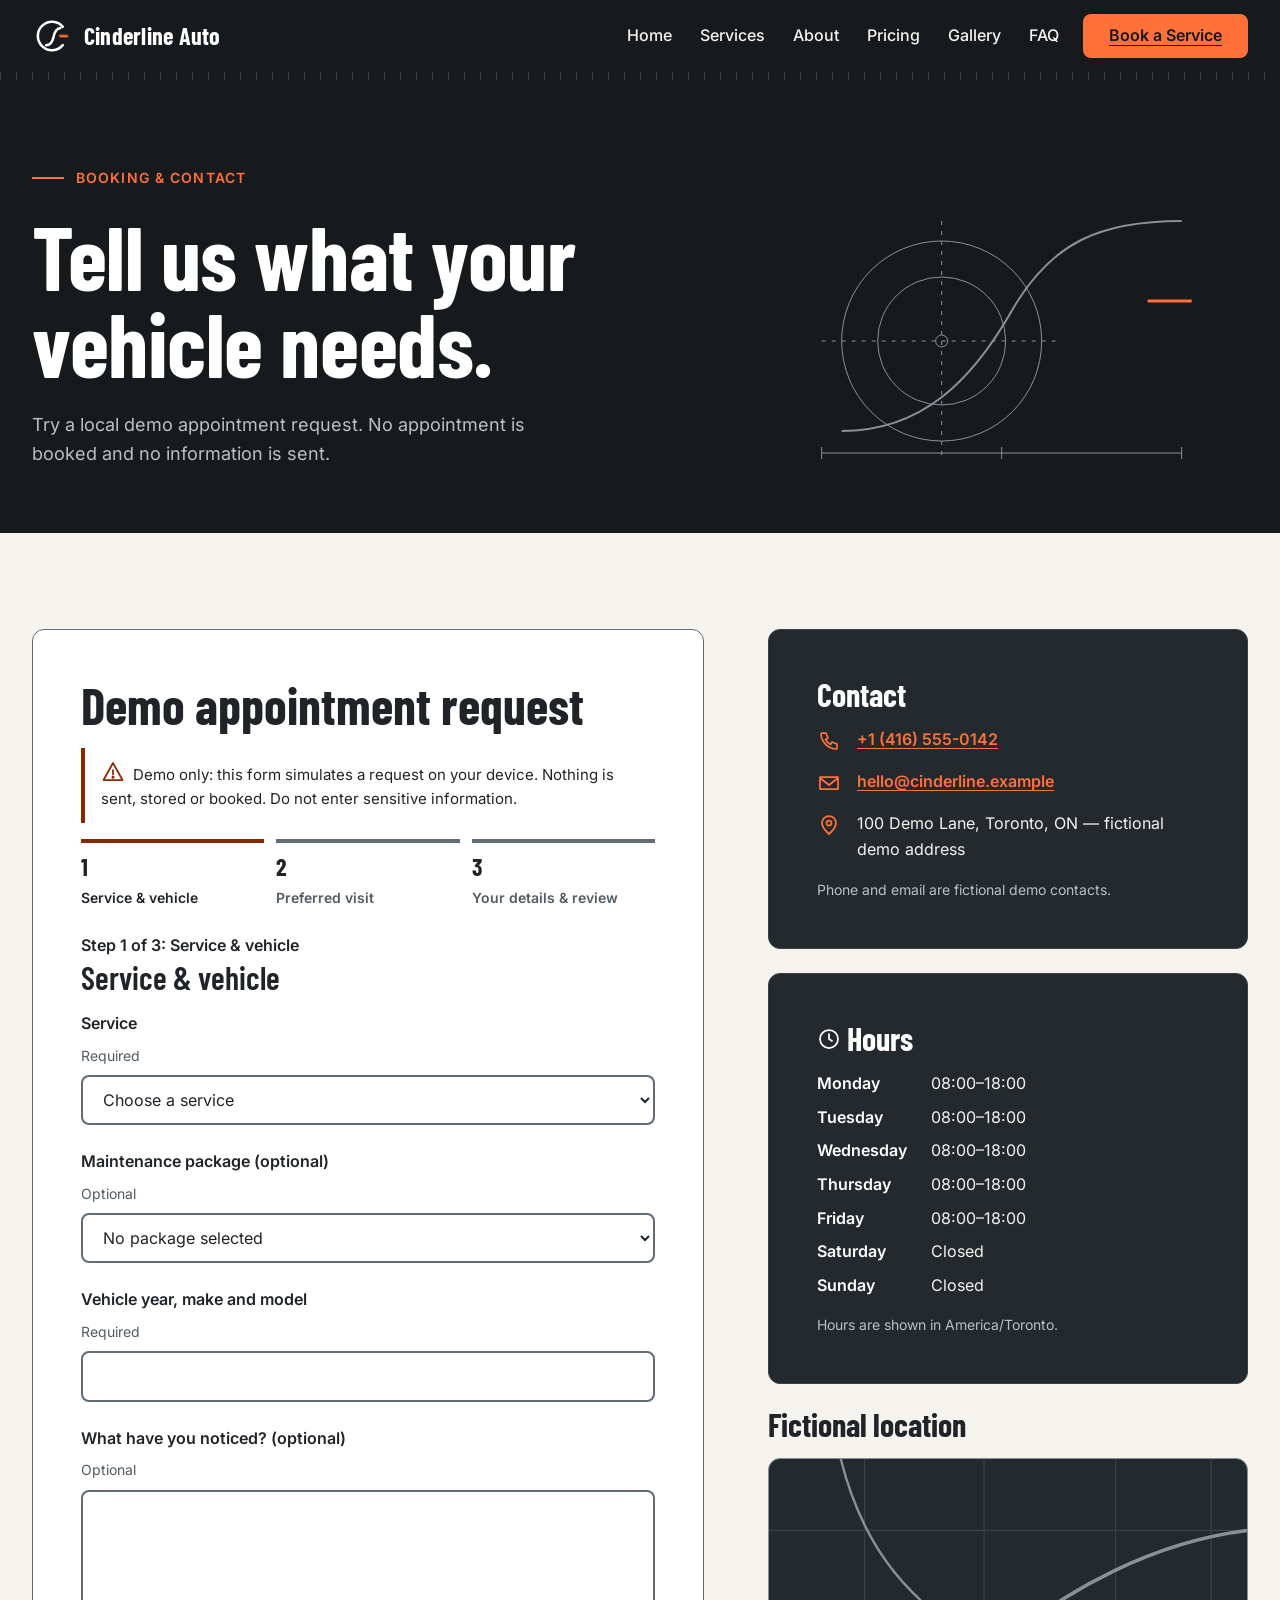
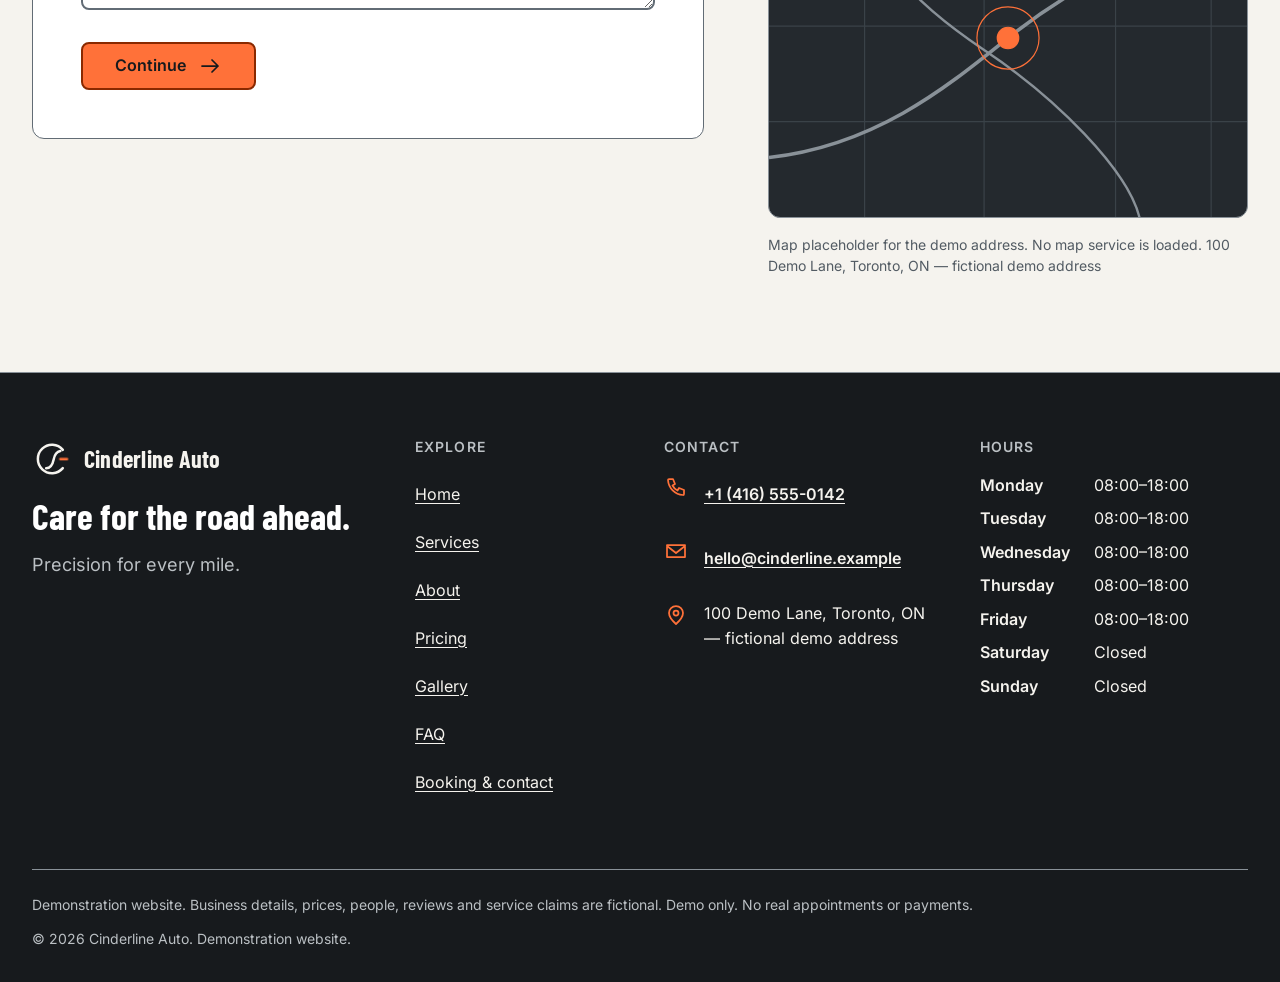
<file: booking.html>
<!DOCTYPE html>

<html lang="en-CA">
<head>
<meta charset="utf-8"/>
<meta content="width=device-width, initial-scale=1" name="viewport"/>
<title>Booking &amp; Contact | Cinderline Auto</title>
<meta content="Try a local demo appointment request. No appointment is booked and no information is sent." name="description"/>
<meta content="#171A1D" name="theme-color"/>
<meta content="Cinderline Auto" data-config-meta="business.name" name="application-name"/>
<link href="https://tl635131-svg.github.io/auto-shop-5k/booking.html" rel="canonical"/>
<link href="assets/icons/favicon.svg" rel="icon" type="image/svg+xml"/>
<meta content="Cinderline Auto" data-config-meta="business.name" property="og:site_name"/>
<meta content="Booking &amp; Contact | Cinderline Auto" property="og:title"/>
<meta content="Try a local demo appointment request. No appointment is booked and no information is sent." property="og:description"/>
<meta content="website" property="og:type"/>
<meta content="https://tl635131-svg.github.io/auto-shop-5k/booking.html" property="og:url"/>
<meta content="https://tl635131-svg.github.io/auto-shop-5k/assets/images/hero-workshop.webp" property="og:image"/>
<meta content="Unbranded coupe in a softly lit automotive workshop." property="og:image:alt"/>
<meta content="1920" property="og:image:width"/>
<meta content="1080" property="og:image:height"/>
<link as="style" href="assets/css/styles.css" rel="preload"/>
<link as="font" crossorigin="" href="assets/fonts/barlow-condensed-latin-700.woff2" rel="preload" type="font/woff2"/>
<link as="font" crossorigin="" href="assets/fonts/inter-latin-variable.woff2" rel="preload" type="font/woff2"/>
<link href="assets/css/styles.css" rel="stylesheet"/>
<script src="assets/js/features/main.js" type="module"></script>
<meta content="en_CA" property="og:locale"/>
<meta content="summary_large_image" name="twitter:card"/>
<meta content="Booking &amp; Contact | Cinderline Auto" name="twitter:title"/>
<meta content="Try a local demo appointment request. No appointment is booked and no information is sent." name="twitter:description"/>
<meta content="https://tl635131-svg.github.io/auto-shop-5k/assets/images/hero-workshop.webp" name="twitter:image"/>
<meta content="Unbranded coupe in a softly lit automotive workshop." name="twitter:image:alt"/>
</head>
<body data-page="booking">
<a class="skip-link" href="#main">Skip to main content</a>
<div aria-hidden="true" class="progress" data-scroll-progress=""></div>
<header class="site-header theme-dark" data-header="" data-state="top">
<div class="wrap site-header__inner">
<a class="brand" href="index.html"><svg aria-hidden="true" class="mark" focusable="false" viewbox="0 0 48 48"><path d="M37 13A17 17 0 1 0 37 35"></path><path d="M17 35c6 0 8-5.5 9-10.5s3-9 8-10"></path><path class="mark__notch" d="M34 24h8"></path></svg><span class="brand__word" data-config-text="business.name">Cinderline Auto</span></a>
<button aria-controls="site-menu" aria-expanded="false" aria-label="Open navigation" class="menu-toggle" data-menu-toggle="" hidden="" type="button"><svg aria-hidden="true" class="icon" focusable="false"><use href="assets/icons/sprite.svg#menu"></use></svg></button>
<div class="site-menu" data-menu="" id="site-menu">
<button class="site-menu__close" data-menu-close="" type="button"><svg aria-hidden="true" class="icon" focusable="false"><use href="assets/icons/sprite.svg#close"></use></svg><span>Close navigation</span></button>
<nav aria-label="Primary" class="site-nav" id="site-nav"><ul><li><a href="index.html">Home</a></li><li><a href="services.html">Services</a></li><li><a href="about.html">About</a></li><li><a href="pricing.html">Pricing</a></li><li><a href="gallery.html">Gallery</a></li><li><a href="faq.html">FAQ</a></li><li><a aria-current="page" class="btn btn--sm" data-booking-link="" data-magnetic="" href="booking.html">Book a Service</a></li></ul></nav>
</div>
</div>
</header>
<div data-page-transition="">
<main id="main" tabindex="-1">
<section aria-labelledby="page-title" class="page-hero theme-dark ruler">
<div class="wrap page-hero__grid">
<div class="stack-lg">
<p class="eyebrow">Booking &amp; contact</p>
<h1 id="page-title">Tell us what your vehicle needs.</h1>
<p class="lead">Try a local demo appointment request. No appointment is booked and no information is sent.</p>
</div>
<div aria-hidden="true" class="page-hero__art"><svg aria-hidden="true" fill="none" focusable="false" stroke="currentColor" stroke-width="1" viewbox="0 0 400 280"><circle cx="140" cy="160" r="100"></circle><circle cx="140" cy="160" r="64"></circle><circle cx="140" cy="160" r="6"></circle><path d="M20 160h240M140 40v240" stroke-dasharray="4 6"></path><path d="M40 250C120 250 170 200 210 130S300 40 380 40" stroke-width="2"></path><path class="acc" d="M346 120h44" stroke-width="3"></path><path d="M20 272h360M20 266v12M200 266v12M380 266v12"></path></svg></div>
</div>
</section>
<section aria-labelledby="form-title" class="sec theme-light">
<div class="wrap booking">
<div>
<div class="panel" data-booking-state="unavailable">
<h2 id="form-title">Demo appointment request</h2>
<p class="notice" style="margin:var(--s4) 0"><svg aria-hidden="true" class="icon" focusable="false"><use href="assets/icons/sprite.svg#warning"></use></svg>Demo only: this form simulates a request on your device. Nothing is sent, stored or booked. Do not enter sensitive information.</p>
<p class="unavailable" data-config-status="loading">Loading demo business details… The demo form is unavailable. Reload to try again.</p>
<div class="success" data-booking-success="" hidden=""><svg aria-hidden="true" class="icon" focusable="false"><use href="assets/icons/sprite.svg#check"></use></svg><h2 tabindex="-1">Demo request complete</h2><p>Nothing was sent and no appointment was booked. Your details disappear when you leave or reset this page.</p>
<button class="btn" data-booking-reset="" hidden="" type="button">Start another demo request</button></div>
<form aria-labelledby="form-title" data-booking-form="" id="booking-form" novalidate="">
<noscript><p class="notice">JavaScript is required to try this demo form. Nothing can be submitted or booked here. You can still browse services and contact details.</p></noscript>
<ol aria-label="Progress" class="steps-nav"><li aria-current="step"><b aria-hidden="true">1</b><span>Service &amp; vehicle</span></li><li><b aria-hidden="true">2</b><span>Preferred visit</span></li><li><b aria-hidden="true">3</b><span>Your details &amp; review</span></li></ol>
<p class="step-status" data-step-status="">Step 1 of 3: Service &amp; vehicle</p>
<div class="error-summary" data-error-summary="" hidden="" role="alert" tabindex="-1"></div>
<fieldset data-booking-step="1" disabled="">
<legend><h3 tabindex="-1">Service &amp; vehicle</h3></legend>
<div class="field"><label for="booking-service">Service</label><span class="hint" id="booking-service-hint">Required</span><select aria-describedby="booking-service-hint" id="booking-service" name="service" required=""><option value="">Choose a service</option><option value="diagnostics">Diagnostics</option><option value="brakes">Brakes</option><option value="oil-maintenance">Oil &amp; maintenance</option><option value="tires-alignment">Tires &amp; alignment</option><option value="ev-hybrid">EV &amp; hybrid</option><option value="engine-transmission">Engine &amp; transmission</option><option value="ac-climate">A/C &amp; climate</option><option value="detailing">Detailing</option></select><p class="field-error" data-field-error="service" hidden="" id="booking-service-error"></p></div>
<div class="field"><label for="booking-package">Maintenance package (optional)</label><span class="hint" id="booking-package-hint">Optional</span><select aria-describedby="booking-package-hint" id="booking-package" name="package"><option value="">No package selected</option><option data-config-text="pricing.packages.essential.name" value="essential">Essential</option><option data-config-text="pricing.packages.plus.name" value="plus">Plus</option><option data-config-text="pricing.packages.complete.name" value="complete">Complete</option></select><p class="field-error" data-field-error="package" hidden="" id="booking-package-error"></p></div>
<div class="field"><label for="booking-vehicle">Vehicle year, make and model</label><span class="hint" id="booking-vehicle-hint">Required</span><input aria-describedby="booking-vehicle-hint" autocomplete="off" id="booking-vehicle" maxlength="80" minlength="3" name="vehicle" required="" type="text"/><p class="field-error" data-field-error="vehicle" hidden="" id="booking-vehicle-error"></p></div>
<div class="field"><label for="booking-concern">What have you noticed? (optional)</label><span class="hint" id="booking-concern-hint">Optional</span><textarea aria-describedby="booking-concern-hint" id="booking-concern" maxlength="500" name="concern"></textarea><p class="field-error" data-field-error="concern" hidden="" id="booking-concern-error"></p></div>
<div class="form-actions"><button class="btn" data-step-next="" type="button">Continue<svg aria-hidden="true" class="icon" focusable="false"><use href="assets/icons/sprite.svg#arrow-right"></use></svg></button></div>
</fieldset>
<fieldset data-booking-step="2" disabled="">
<legend><h3 tabindex="-1">Preferred visit</h3></legend>
<div class="field"><label for="booking-date">Preferred date</label><span class="hint" id="booking-date-hint">Required</span><input aria-describedby="booking-date-hint" id="booking-date" name="date" required="" type="date"/><p class="field-error" data-field-error="date" hidden="" id="booking-date-error"></p></div>
<fieldset class="field"><legend class="label" style="font-weight:600">Preferred time window <span class="hint" id="booking-window-hint">Required</span></legend>
<div class="radios">
<label class="radio"><input aria-describedby="booking-window-hint" id="booking-window" name="window" required="" type="radio" value="morning"/><span>Morning <small data-config-text="booking.timeWindows.morning">08:00–12:00</small></span></label>
<label class="radio"><input aria-describedby="booking-window-hint" id="booking-window-afternoon" name="window" type="radio" value="afternoon"/><span>Afternoon <small data-config-text="booking.timeWindows.afternoon">12:00–18:00</small></span></label>
</div><p class="field-error" data-field-error="window" hidden="" id="booking-window-error"></p></fieldset>
<div class="form-actions"><button class="btn btn--ghost" data-step-back="" type="button">Back</button><button class="btn" data-step-next="" type="button">Continue<svg aria-hidden="true" class="icon" focusable="false"><use href="assets/icons/sprite.svg#arrow-right"></use></svg></button></div>
</fieldset>
<fieldset data-booking-step="3" disabled="">
<legend><h3 tabindex="-1">Your details &amp; review</h3></legend>
<div class="field"><label for="booking-name">Your name</label><span class="hint" id="booking-name-hint">Required</span><input aria-describedby="booking-name-hint" autocomplete="name" id="booking-name" maxlength="80" minlength="2" name="name" required="" type="text"/><p class="field-error" data-field-error="name" hidden="" id="booking-name-error"></p></div>
<div class="field"><label for="booking-email">Email address</label><span class="hint" id="booking-email-hint">Required</span><input aria-describedby="booking-email-hint" autocomplete="email" id="booking-email" maxlength="254" name="email" required="" type="email"/><p class="field-error" data-field-error="email" hidden="" id="booking-email-error"></p></div>
<div class="field"><label for="booking-phone">Phone number (optional)</label><span class="hint" id="booking-phone-hint">Optional</span><input aria-describedby="booking-phone-hint" autocomplete="tel" id="booking-phone" name="phone" type="tel"/><p class="field-error" data-field-error="phone" hidden="" id="booking-phone-error"></p></div>
<div class="review"><h4 class="label" style="font-weight:600;margin-bottom:var(--s3)">Review your demo request</h4><div data-booking-review=""></div></div>
<div class="field"><div class="check"><input id="booking-consent" name="consent" required="" type="checkbox"/><label for="booking-consent">I understand this is a local demonstration and no appointment will be booked.</label></div><p class="field-error" data-field-error="consent" hidden="" id="booking-consent-error"></p></div>
<div class="form-actions"><button class="btn btn--ghost" data-step-back="" type="button">Back</button><button class="btn" data-booking-submit="" type="button">Simulate request</button></div>
</fieldset>
</form>
</div>
</div>
<div class="sub-grid">
<section aria-labelledby="contact-title" class="panel panel--flat theme-dark" id="contact">
<h2 id="contact-title" style="font-size:2rem;margin-bottom:var(--s4)">Contact</h2>
<p class="status-line" data-config-status="loading" style="margin-bottom:var(--s3)">Loading demo business details…</p>
<ul class="contact-list">
<li><svg aria-hidden="true" class="icon" focusable="false"><use href="assets/icons/sprite.svg#phone"></use></svg><a data-config-href="business.phone.href" hidden="" href="#contact"><span data-config-text="business.phone.display">+1 (416) 555-0142</span></a></li>
<li><svg aria-hidden="true" class="icon" focusable="false"><use href="assets/icons/sprite.svg#email"></use></svg><a data-config-href="business.email.href" hidden="" href="#contact"><span data-config-text="business.email.display">hello@cinderline.example</span></a></li>
<li><svg aria-hidden="true" class="icon" focusable="false"><use href="assets/icons/sprite.svg#pin"></use></svg><address style="font-style:normal"><span data-config-text="business.address.display">100 Demo Lane, Toronto, ON — fictional demo address</span></address></li>
</ul>
<div class="socials" data-business-socials="" hidden="" style="margin-top:var(--s4)"></div>
<p class="small" style="margin-top:var(--s4);color:var(--muted)">Phone and email are fictional demo contacts.</p>
</section>
<section aria-labelledby="hours-title" class="panel panel--flat theme-dark hours" id="hours">
<h2 id="hours-title" style="font-size:2rem;margin-bottom:var(--s4)"><svg aria-hidden="true" class="icon" focusable="false"><use href="assets/icons/sprite.svg#clock"></use></svg> Hours</h2>
<div data-business-hours=""><p class="small">Loading…</p></div>
<p class="small" style="margin-top:var(--s4);color:var(--muted)">Hours are shown in <span data-config-text="business.timezone">America/Toronto</span>.</p>
</section>
<section aria-labelledby="map-title" class="stack" id="map">
<h2 id="map-title" style="font-size:2rem;color:var(--ink)">Fictional location</h2>
<div aria-label="Stylised placeholder map: a grid of roads with a marker for the fictional shop location. No map service is loaded." class="map theme-dark" role="img">
<svg aria-hidden="true" fill="none" focusable="false" preserveaspectratio="xMidYMid slice" stroke="currentColor" stroke-width="1" viewbox="0 0 400 300">
<path d="M0 60h400M0 140h400M0 220h400M80 0v300M180 0v300M290 0v300M370 0v300" stroke="#3A4248"></path>
<path d="M0 250C90 240 150 190 200 150S320 70 400 60" stroke="#899198" stroke-width="3"></path>
<path d="M60 0c20 80 60 120 120 160s120 100 130 140" stroke="#899198" stroke-width="2"></path>
<circle cx="200" cy="150" r="26" stroke="#FF7139"></circle><circle cx="200" cy="150" fill="#FF7139" r="9" stroke="#FF7139"></circle>
</svg></div>
<p class="small" style="color:var(--subdued)">Map placeholder for the demo address. No map service is loaded. <span data-config-text="business.address.display">100 Demo Lane, Toronto, ON — fictional demo address</span></p>
</section>
</div>
</div>
</section>
</main>
<footer class="site-footer theme-dark">
<div class="wrap">
<noscript><p class="notice"><svg aria-hidden="true" class="icon" focusable="false"><use href="assets/icons/sprite.svg#warning"></use></svg>JavaScript is required for business details, pricing controls, the gallery lightbox and the demo form. You can still browse the page content.</p></noscript>
<div class="footer__grid">
<div class="footer__brand">
<a class="brand" href="index.html"><svg aria-hidden="true" class="mark" focusable="false" viewbox="0 0 48 48"><path d="M37 13A17 17 0 1 0 37 35"></path><path d="M17 35c6 0 8-5.5 9-10.5s3-9 8-10"></path><path class="mark__notch" d="M34 24h8"></path></svg><span class="brand__word" data-config-text="business.name">Cinderline Auto</span></a>
<h2>Care for the road ahead.</h2>
<p class="lead" data-config-text="business.tagline">Precision for every mile.</p>
</div>
<nav aria-label="Footer"><h3>Explore</h3><ul><li><a href="index.html">Home</a></li><li><a href="services.html">Services</a></li><li><a href="about.html">About</a></li><li><a href="pricing.html">Pricing</a></li><li><a href="gallery.html">Gallery</a></li><li><a href="faq.html">FAQ</a></li><li><a data-booking-link="" href="booking.html">Booking &amp; contact</a></li></ul></nav>
<div>
<h3>Contact</h3>
<p class="status-line" data-config-status="loading">Loading demo business details…</p>
<ul class="contact-list">
<li><svg aria-hidden="true" class="icon" focusable="false"><use href="assets/icons/sprite.svg#phone"></use></svg><a data-config-href="business.phone.href" hidden="" href="booking.html#contact"><span data-config-text="business.phone.display">+1 (416) 555-0142</span></a></li>
<li><svg aria-hidden="true" class="icon" focusable="false"><use href="assets/icons/sprite.svg#email"></use></svg><a data-config-href="business.email.href" hidden="" href="booking.html#contact"><span data-config-text="business.email.display">hello@cinderline.example</span></a></li>
<li><svg aria-hidden="true" class="icon" focusable="false"><use href="assets/icons/sprite.svg#pin"></use></svg><address><span data-config-text="business.address.display">100 Demo Lane, Toronto, ON — fictional demo address</span></address></li>
</ul>
<div class="socials" data-business-socials="" hidden=""></div>
</div>
<div class="hours">
<h3>Hours</h3>
<div data-business-hours=""><p class="small">Loading…</p></div>
</div>
</div>
<div class="footer__bottom">
<p>Demonstration website. Business details, prices, people, reviews and service claims are fictional. Demo only. No real appointments or payments.</p>
<p>© 2026 <span data-config-text="business.name">Cinderline Auto</span>. Demonstration website.</p>
</div>
</div>
</footer>
</div>
<p aria-live="polite" id="site-status" role="status"></p>
</body>
</html>
</file>
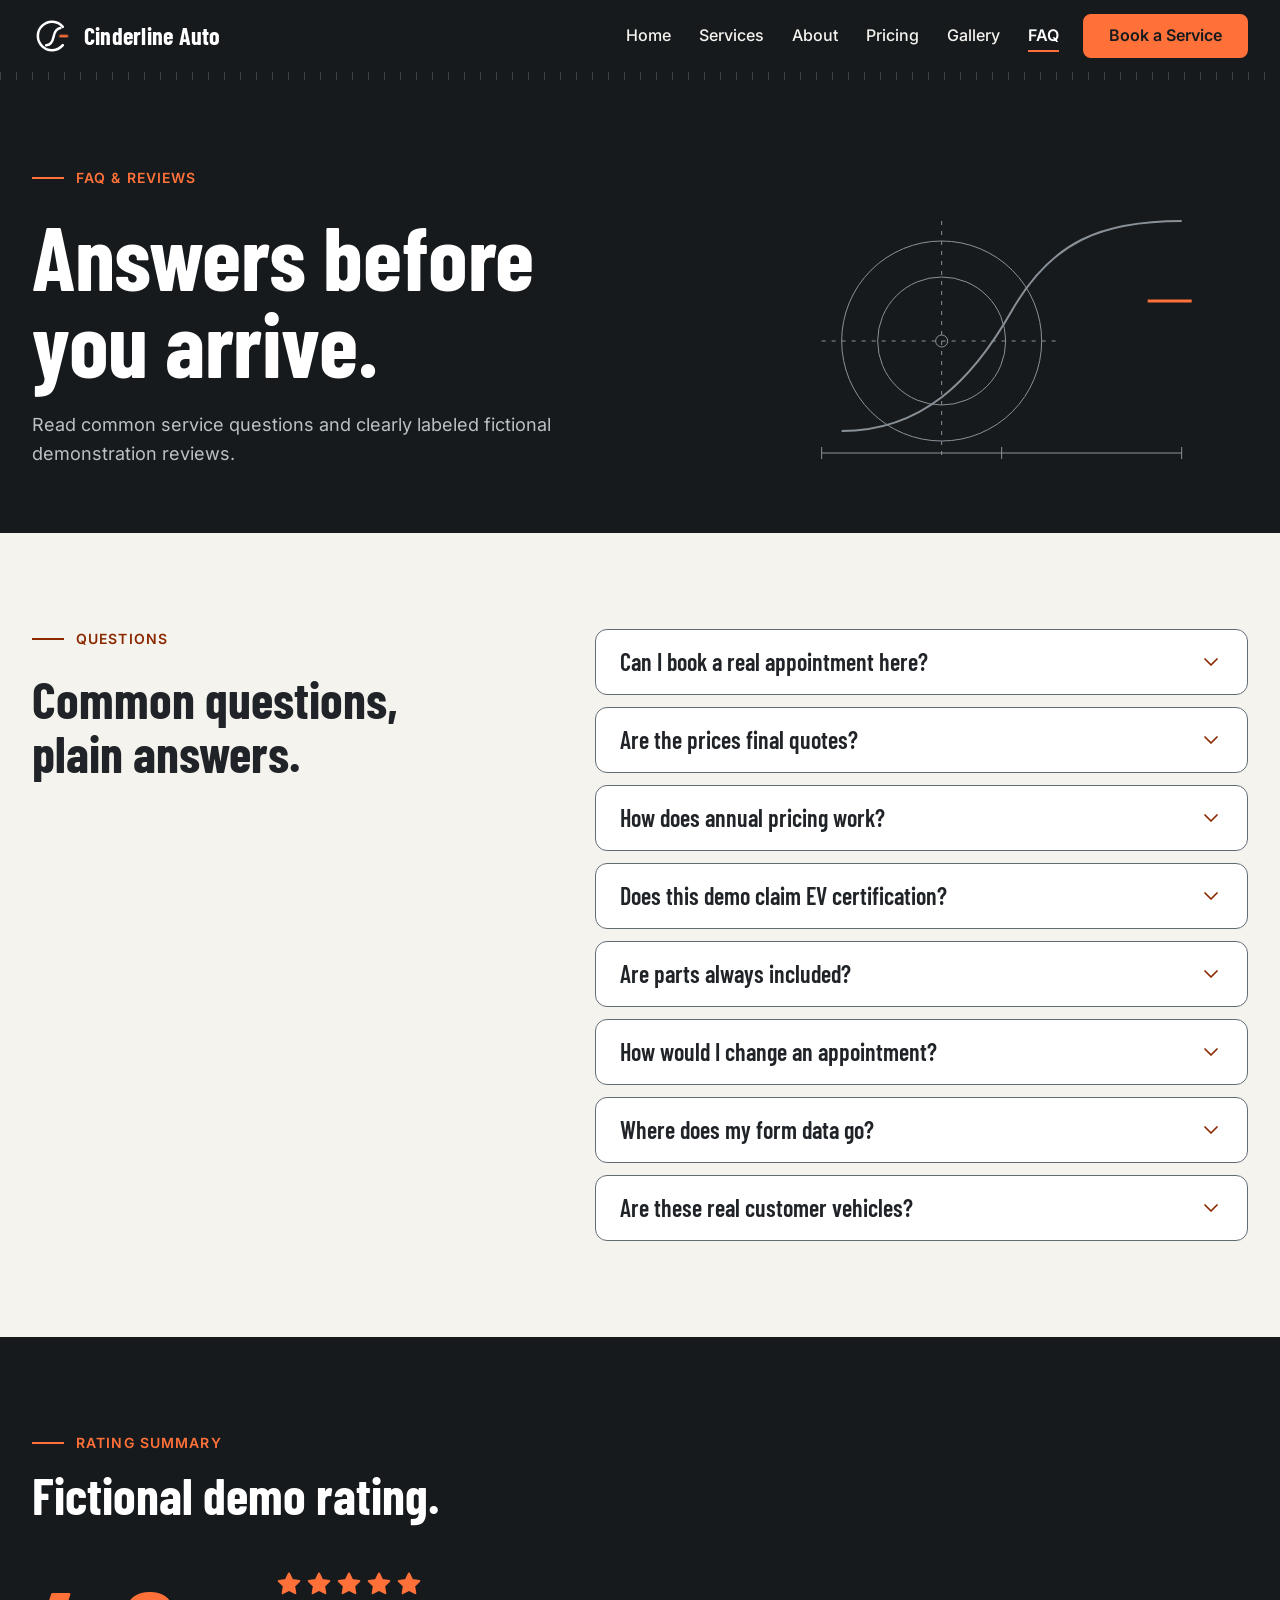
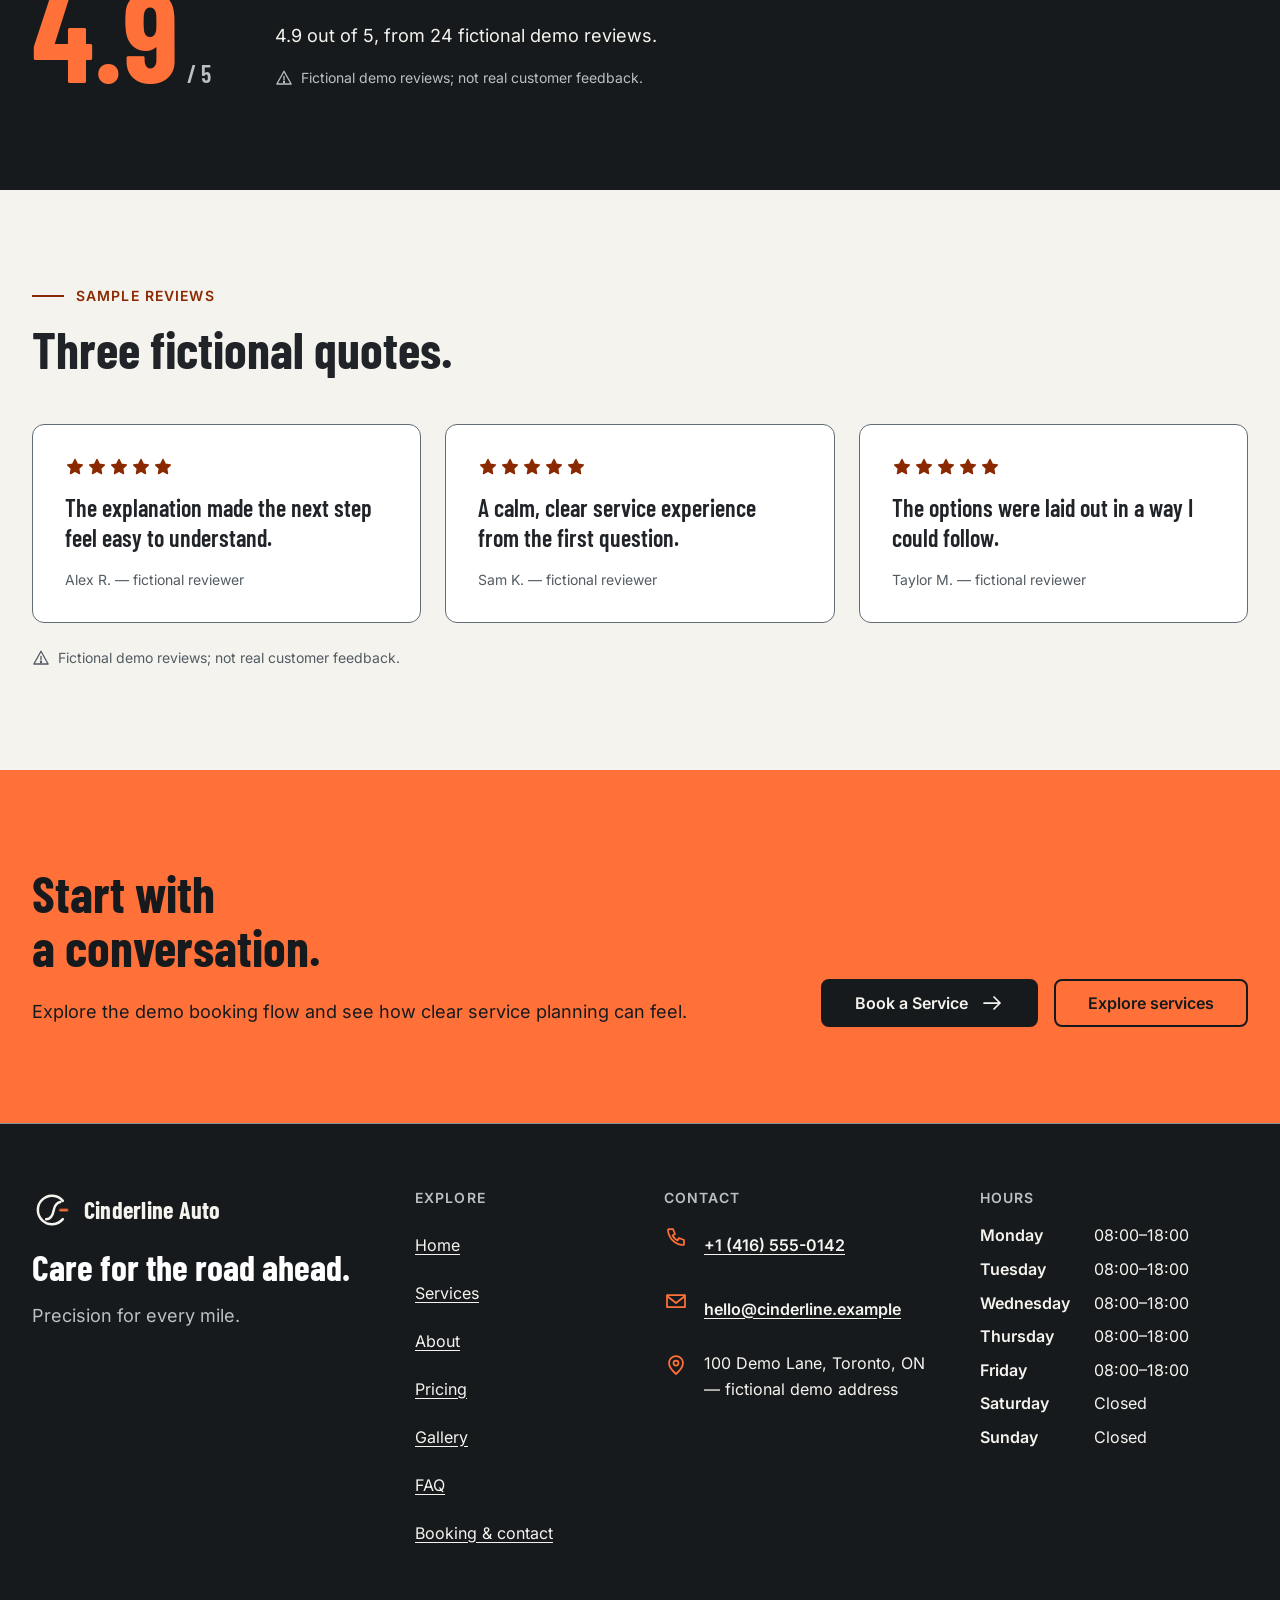
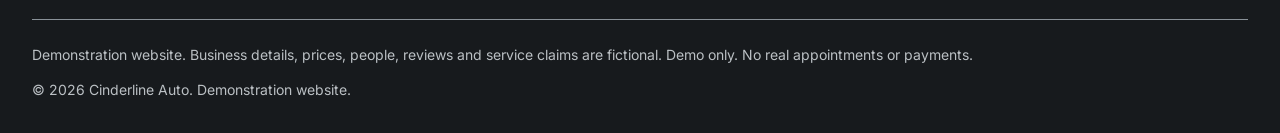
<file: faq.html>
<!DOCTYPE html>

<html lang="en-CA">
<head>
<meta charset="utf-8"/>
<meta content="width=device-width, initial-scale=1" name="viewport"/>
<title>FAQ &amp; Reviews | Cinderline Auto</title>
<meta content="Read common service questions and clearly labeled fictional demonstration reviews." name="description"/>
<meta content="#171A1D" name="theme-color"/>
<meta content="Cinderline Auto" data-config-meta="business.name" name="application-name"/>
<link href="https://tl635131-svg.github.io/auto-shop-5k/faq.html" rel="canonical"/>
<link href="assets/icons/favicon.svg" rel="icon" type="image/svg+xml"/>
<meta content="Cinderline Auto" data-config-meta="business.name" property="og:site_name"/>
<meta content="FAQ &amp; Reviews | Cinderline Auto" property="og:title"/>
<meta content="Read common service questions and clearly labeled fictional demonstration reviews." property="og:description"/>
<meta content="website" property="og:type"/>
<meta content="https://tl635131-svg.github.io/auto-shop-5k/faq.html" property="og:url"/>
<meta content="https://tl635131-svg.github.io/auto-shop-5k/assets/images/hero-workshop.webp" property="og:image"/>
<meta content="Unbranded coupe in a softly lit automotive workshop." property="og:image:alt"/>
<meta content="1920" property="og:image:width"/>
<meta content="1080" property="og:image:height"/>
<link as="style" href="assets/css/styles.css" rel="preload"/>
<link as="font" crossorigin="" href="assets/fonts/barlow-condensed-latin-700.woff2" rel="preload" type="font/woff2"/>
<link as="font" crossorigin="" href="assets/fonts/inter-latin-variable.woff2" rel="preload" type="font/woff2"/>
<link href="assets/css/styles.css" rel="stylesheet"/>
<script src="assets/js/features/main.js" type="module"></script>
<meta content="en_CA" property="og:locale"/>
<meta content="summary_large_image" name="twitter:card"/>
<meta content="FAQ &amp; Reviews | Cinderline Auto" name="twitter:title"/>
<meta content="Read common service questions and clearly labeled fictional demonstration reviews." name="twitter:description"/>
<meta content="https://tl635131-svg.github.io/auto-shop-5k/assets/images/hero-workshop.webp" name="twitter:image"/>
<meta content="Unbranded coupe in a softly lit automotive workshop." name="twitter:image:alt"/>
</head>
<body data-page="faq">
<a class="skip-link" href="#main">Skip to main content</a>
<div aria-hidden="true" class="progress" data-scroll-progress=""></div>
<header class="site-header theme-dark" data-header="" data-state="top">
<div class="wrap site-header__inner">
<a class="brand" href="index.html"><svg aria-hidden="true" class="mark" focusable="false" viewbox="0 0 48 48"><path d="M37 13A17 17 0 1 0 37 35"></path><path d="M17 35c6 0 8-5.5 9-10.5s3-9 8-10"></path><path class="mark__notch" d="M34 24h8"></path></svg><span class="brand__word" data-config-text="business.name">Cinderline Auto</span></a>
<button aria-controls="site-menu" aria-expanded="false" aria-label="Open navigation" class="menu-toggle" data-menu-toggle="" hidden="" type="button"><svg aria-hidden="true" class="icon" focusable="false"><use href="assets/icons/sprite.svg#menu"></use></svg></button>
<div class="site-menu" data-menu="" id="site-menu">
<button class="site-menu__close" data-menu-close="" type="button"><svg aria-hidden="true" class="icon" focusable="false"><use href="assets/icons/sprite.svg#close"></use></svg><span>Close navigation</span></button>
<nav aria-label="Primary" class="site-nav" id="site-nav"><ul><li><a href="index.html">Home</a></li><li><a href="services.html">Services</a></li><li><a href="about.html">About</a></li><li><a href="pricing.html">Pricing</a></li><li><a href="gallery.html">Gallery</a></li><li><a aria-current="page" href="faq.html">FAQ</a></li><li><a class="btn btn--sm" data-booking-link="" data-magnetic="" href="booking.html">Book a Service</a></li></ul></nav>
</div>
</div>
</header>
<div data-page-transition="">
<main id="main" tabindex="-1">
<section aria-labelledby="page-title" class="page-hero theme-dark ruler">
<div class="wrap page-hero__grid">
<div class="stack-lg">
<p class="eyebrow">FAQ &amp; reviews</p>
<h1 id="page-title">Answers before you arrive.</h1>
<p class="lead">Read common service questions and clearly labeled fictional demonstration reviews.</p>
</div>
<div aria-hidden="true" class="page-hero__art"><svg aria-hidden="true" fill="none" focusable="false" stroke="currentColor" stroke-width="1" viewbox="0 0 400 280"><circle cx="140" cy="160" r="100"></circle><circle cx="140" cy="160" r="64"></circle><circle cx="140" cy="160" r="6"></circle><path d="M20 160h240M140 40v240" stroke-dasharray="4 6"></path><path d="M40 250C120 250 170 200 210 130S300 40 380 40" stroke-width="2"></path><path class="acc" d="M346 120h44" stroke-width="3"></path><path d="M20 272h360M20 266v12M200 266v12M380 266v12"></path></svg></div>
</div>
</section>
<section aria-labelledby="faq-title" class="sec theme-light" id="faq-list">
<div class="wrap split">
<div class="stack-lg"><p class="eyebrow">Questions</p><h2 id="faq-title">Common questions, plain answers.</h2></div>
<div class="faq" data-faq="" data-stagger=""><details data-faq-item="" id="faq-appointments"><summary><span>Can I book a real appointment here?</span><svg aria-hidden="true" class="icon" focusable="false"><use href="assets/icons/sprite.svg#chevron"></use></svg></summary><p>No. The form is a local demonstration. It does not send information or reserve time.</p></details>
<details data-faq-item="" id="faq-estimates"><summary><span>Are the prices final quotes?</span><svg aria-hidden="true" class="icon" focusable="false"><use href="assets/icons/sprite.svg#chevron"></use></svg></summary><p>No. They are fictional CAD starting prices before tax. Parts and additional work require a separate estimate.</p></details>
<details data-faq-item="" id="faq-annual"><summary><span>How does annual pricing work?</span><svg aria-hidden="true" class="icon" focusable="false"><use href="assets/icons/sprite.svg#chevron"></use></svg></summary><p>The annual total is 12 monthly payments less 10%, paid upfront. The monthly equivalent is for comparison only.</p></details>
<details data-faq-item="" id="faq-ev"><summary><span>Does this demo claim EV certification?</span><svg aria-hidden="true" class="icon" focusable="false"><use href="assets/icons/sprite.svg#chevron"></use></svg></summary><p>No. This is a fictional service concept. No technical credentials are claimed.</p></details>
<details data-faq-item="" id="faq-parts"><summary><span>Are parts always included?</span><svg aria-hidden="true" class="icon" focusable="false"><use href="assets/icons/sprite.svg#chevron"></use></svg></summary><p>No. Each service lists included checks or care. Other parts and repairs are quoted separately.</p></details>
<details data-faq-item="" id="faq-changes"><summary><span>How would I change an appointment?</span><svg aria-hidden="true" class="icon" focusable="false"><use href="assets/icons/sprite.svg#chevron"></use></svg></summary><p>A live shop would provide confirmed contact details and a policy. This demo creates no appointment.</p></details>
<details data-faq-item="" id="faq-privacy"><summary><span>Where does my form data go?</span><svg aria-hidden="true" class="icon" focusable="false"><use href="assets/icons/sprite.svg#chevron"></use></svg></summary><p>It stays in page memory, is never submitted and clears on reset or page exit.</p></details>
<details data-faq-item="" id="faq-images"><summary><span>Are these real customer vehicles?</span><svg aria-hidden="true" class="icon" focusable="false"><use href="assets/icons/sprite.svg#chevron"></use></svg></summary><p>No. The images and comparison are generated illustrations of a fictional workshop.</p></details>
</div>
</div>
</section>
<section aria-labelledby="summary-title" class="sec theme-dark" id="review-summary">
<div class="wrap">
<div class="sec__head"><p class="eyebrow">Rating summary</p><h2 id="summary-title">Fictional demo rating.</h2></div>
<div class="rating">
<p aria-hidden="true" class="rating__score"><span data-config-text="demo.reviews.rating">4.9</span><small>/ <span data-config-text="demo.reviews.scale">5</span></small></p>
<div class="stack"><div aria-hidden="true" class="stars"><svg aria-hidden="true" class="icon" focusable="false"><use href="assets/icons/sprite.svg#star"></use></svg><svg aria-hidden="true" class="icon" focusable="false"><use href="assets/icons/sprite.svg#star"></use></svg><svg aria-hidden="true" class="icon" focusable="false"><use href="assets/icons/sprite.svg#star"></use></svg><svg aria-hidden="true" class="icon" focusable="false"><use href="assets/icons/sprite.svg#star"></use></svg><svg aria-hidden="true" class="icon" focusable="false"><use href="assets/icons/sprite.svg#star"></use></svg></div><p class="lead" style="color:var(--light)"><span data-config-text="demo.reviews.rating">4.9</span> out of <span data-config-text="demo.reviews.scale">5</span>, from <span data-config-text="demo.reviews.count">24</span> fictional demo reviews.</p>
<p class="demo-label"><svg aria-hidden="true" class="icon icon--sm" focusable="false"><use href="assets/icons/sprite.svg#warning"></use></svg>Fictional demo reviews; not real customer feedback.</p></div>
</div>
</div>
</section>
<section aria-labelledby="reviews-title" class="sec theme-light" id="reviews">
<div class="wrap">
<div class="sec__head"><p class="eyebrow">Sample reviews</p><h2 id="reviews-title">Three fictional quotes.</h2></div>
<div class="grid grid--3" data-stagger=""><div data-reveal=""><figure class="card rev"><div aria-label="5 out of 5 stars" class="stars" role="img"><svg aria-hidden="true" class="icon" focusable="false"><use href="assets/icons/sprite.svg#star"></use></svg><svg aria-hidden="true" class="icon" focusable="false"><use href="assets/icons/sprite.svg#star"></use></svg><svg aria-hidden="true" class="icon" focusable="false"><use href="assets/icons/sprite.svg#star"></use></svg><svg aria-hidden="true" class="icon" focusable="false"><use href="assets/icons/sprite.svg#star"></use></svg><svg aria-hidden="true" class="icon" focusable="false"><use href="assets/icons/sprite.svg#star"></use></svg></div>
<blockquote>The explanation made the next step feel easy to understand.</blockquote><figcaption>Alex R. — fictional reviewer</figcaption></figure></div>
<div data-reveal=""><figure class="card rev"><div aria-label="5 out of 5 stars" class="stars" role="img"><svg aria-hidden="true" class="icon" focusable="false"><use href="assets/icons/sprite.svg#star"></use></svg><svg aria-hidden="true" class="icon" focusable="false"><use href="assets/icons/sprite.svg#star"></use></svg><svg aria-hidden="true" class="icon" focusable="false"><use href="assets/icons/sprite.svg#star"></use></svg><svg aria-hidden="true" class="icon" focusable="false"><use href="assets/icons/sprite.svg#star"></use></svg><svg aria-hidden="true" class="icon" focusable="false"><use href="assets/icons/sprite.svg#star"></use></svg></div>
<blockquote>A calm, clear service experience from the first question.</blockquote><figcaption>Sam K. — fictional reviewer</figcaption></figure></div>
<div data-reveal=""><figure class="card rev"><div aria-label="5 out of 5 stars" class="stars" role="img"><svg aria-hidden="true" class="icon" focusable="false"><use href="assets/icons/sprite.svg#star"></use></svg><svg aria-hidden="true" class="icon" focusable="false"><use href="assets/icons/sprite.svg#star"></use></svg><svg aria-hidden="true" class="icon" focusable="false"><use href="assets/icons/sprite.svg#star"></use></svg><svg aria-hidden="true" class="icon" focusable="false"><use href="assets/icons/sprite.svg#star"></use></svg><svg aria-hidden="true" class="icon" focusable="false"><use href="assets/icons/sprite.svg#star"></use></svg></div>
<blockquote>The options were laid out in a way I could follow.</blockquote><figcaption>Taylor M. — fictional reviewer</figcaption></figure></div>
</div>
<p class="demo-label" style="margin-top:var(--s5)"><svg aria-hidden="true" class="icon icon--sm" focusable="false"><use href="assets/icons/sprite.svg#warning"></use></svg>Fictional demo reviews; not real customer feedback.</p>
</div>
</section>
<section aria-labelledby="cta-title" class="cta sec theme-accent" id="booking-cta">
<div class="wrap cta__inner">
<div class="stack-lg"><h2 id="cta-title">Start with a conversation.</h2><p>Explore the demo booking flow and see how clear service planning can feel.</p></div>
<div class="btn-row"><a class="btn btn--dark" data-booking-link="" data-magnetic="" href="booking.html">Book a Service<svg aria-hidden="true" class="icon" focusable="false"><use href="assets/icons/sprite.svg#arrow-right"></use></svg></a><a class="btn btn--ghost" href="services.html">Explore services</a></div>
</div>
</section>
</main>
<footer class="site-footer theme-dark">
<div class="wrap">
<noscript><p class="notice"><svg aria-hidden="true" class="icon" focusable="false"><use href="assets/icons/sprite.svg#warning"></use></svg>JavaScript is required for business details, pricing controls, the gallery lightbox and the demo form. You can still browse the page content.</p></noscript>
<div class="footer__grid">
<div class="footer__brand">
<a class="brand" href="index.html"><svg aria-hidden="true" class="mark" focusable="false" viewbox="0 0 48 48"><path d="M37 13A17 17 0 1 0 37 35"></path><path d="M17 35c6 0 8-5.5 9-10.5s3-9 8-10"></path><path class="mark__notch" d="M34 24h8"></path></svg><span class="brand__word" data-config-text="business.name">Cinderline Auto</span></a>
<h2>Care for the road ahead.</h2>
<p class="lead" data-config-text="business.tagline">Precision for every mile.</p>
</div>
<nav aria-label="Footer"><h3>Explore</h3><ul><li><a href="index.html">Home</a></li><li><a href="services.html">Services</a></li><li><a href="about.html">About</a></li><li><a href="pricing.html">Pricing</a></li><li><a href="gallery.html">Gallery</a></li><li><a href="faq.html">FAQ</a></li><li><a data-booking-link="" href="booking.html">Booking &amp; contact</a></li></ul></nav>
<div>
<h3>Contact</h3>
<p class="status-line" data-config-status="loading">Loading demo business details…</p>
<ul class="contact-list">
<li><svg aria-hidden="true" class="icon" focusable="false"><use href="assets/icons/sprite.svg#phone"></use></svg><a data-config-href="business.phone.href" hidden="" href="booking.html#contact"><span data-config-text="business.phone.display">+1 (416) 555-0142</span></a></li>
<li><svg aria-hidden="true" class="icon" focusable="false"><use href="assets/icons/sprite.svg#email"></use></svg><a data-config-href="business.email.href" hidden="" href="booking.html#contact"><span data-config-text="business.email.display">hello@cinderline.example</span></a></li>
<li><svg aria-hidden="true" class="icon" focusable="false"><use href="assets/icons/sprite.svg#pin"></use></svg><address><span data-config-text="business.address.display">100 Demo Lane, Toronto, ON — fictional demo address</span></address></li>
</ul>
<div class="socials" data-business-socials="" hidden=""></div>
</div>
<div class="hours">
<h3>Hours</h3>
<div data-business-hours=""><p class="small">Loading…</p></div>
</div>
</div>
<div class="footer__bottom">
<p>Demonstration website. Business details, prices, people, reviews and service claims are fictional. Demo only. No real appointments or payments.</p>
<p>© 2026 <span data-config-text="business.name">Cinderline Auto</span>. Demonstration website.</p>
</div>
</div>
</footer>
</div>
<p aria-live="polite" id="site-status" role="status"></p>
</body>
</html>
</file>
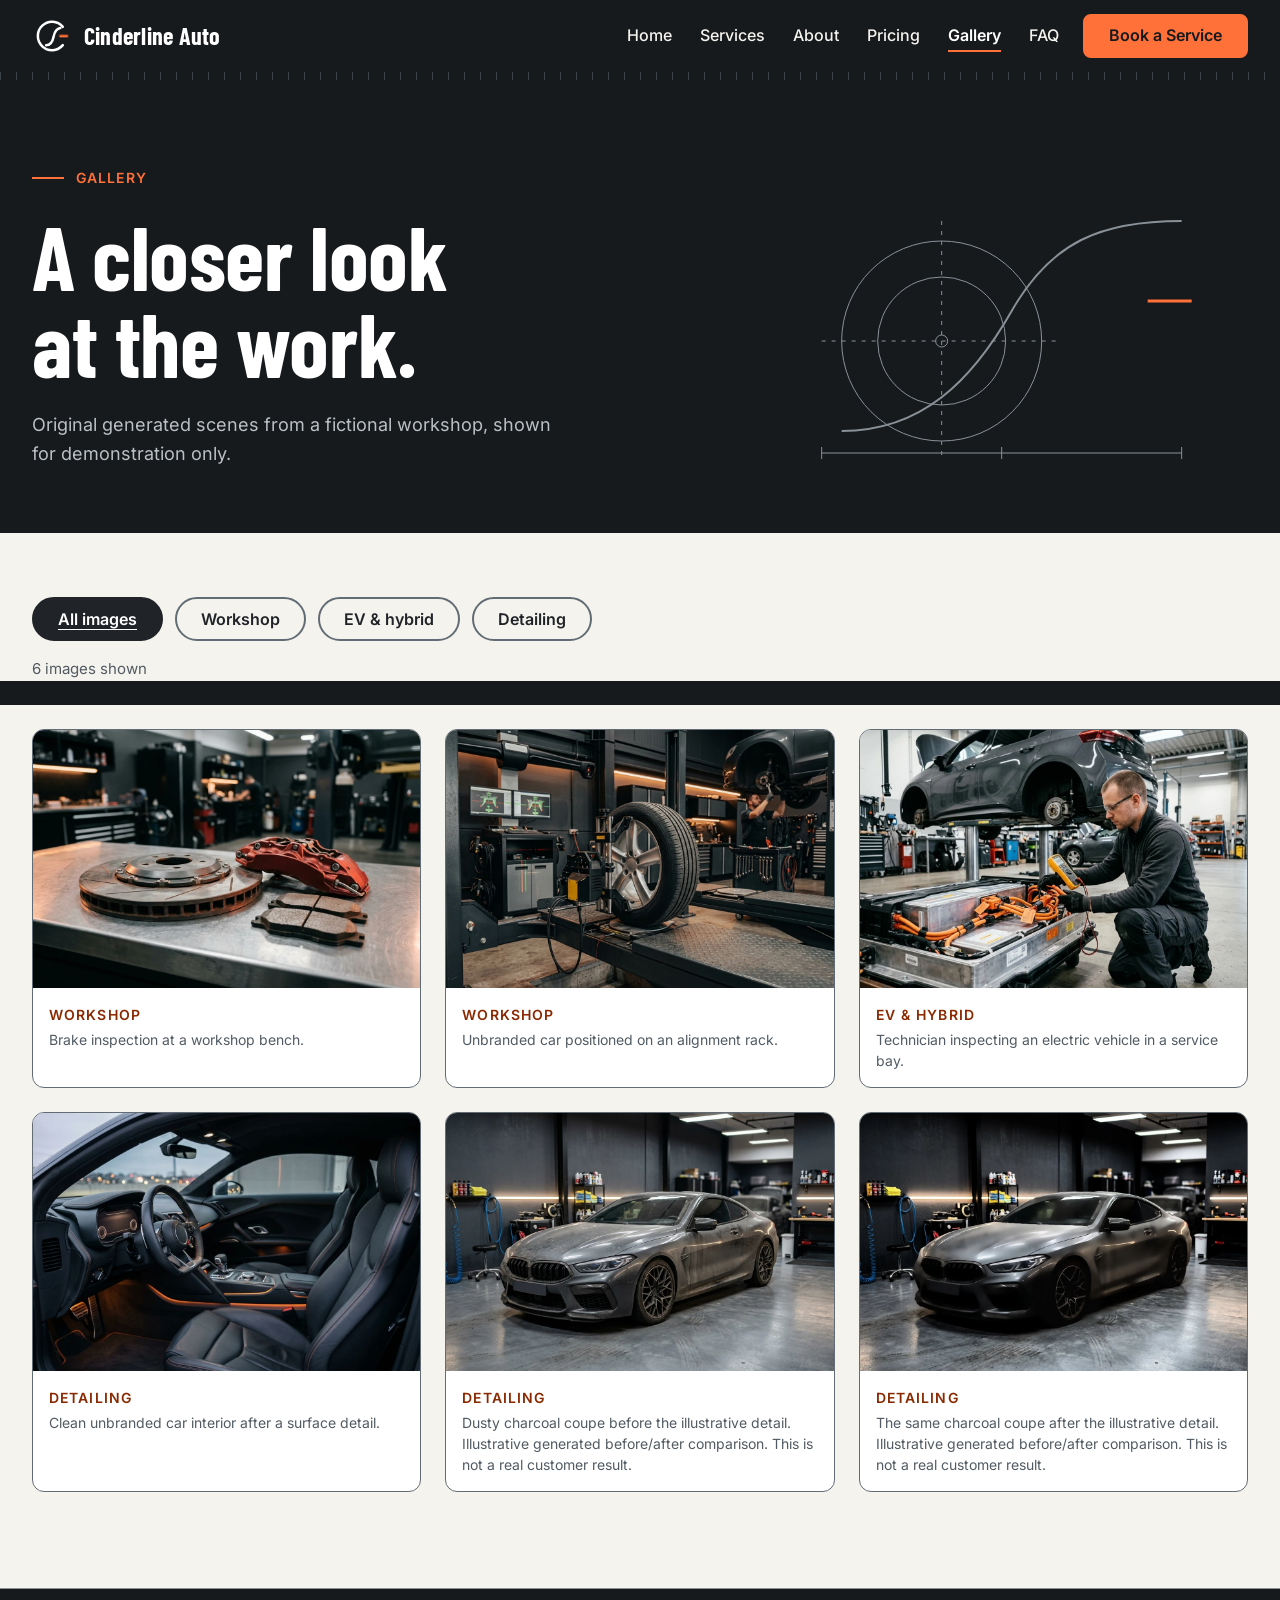
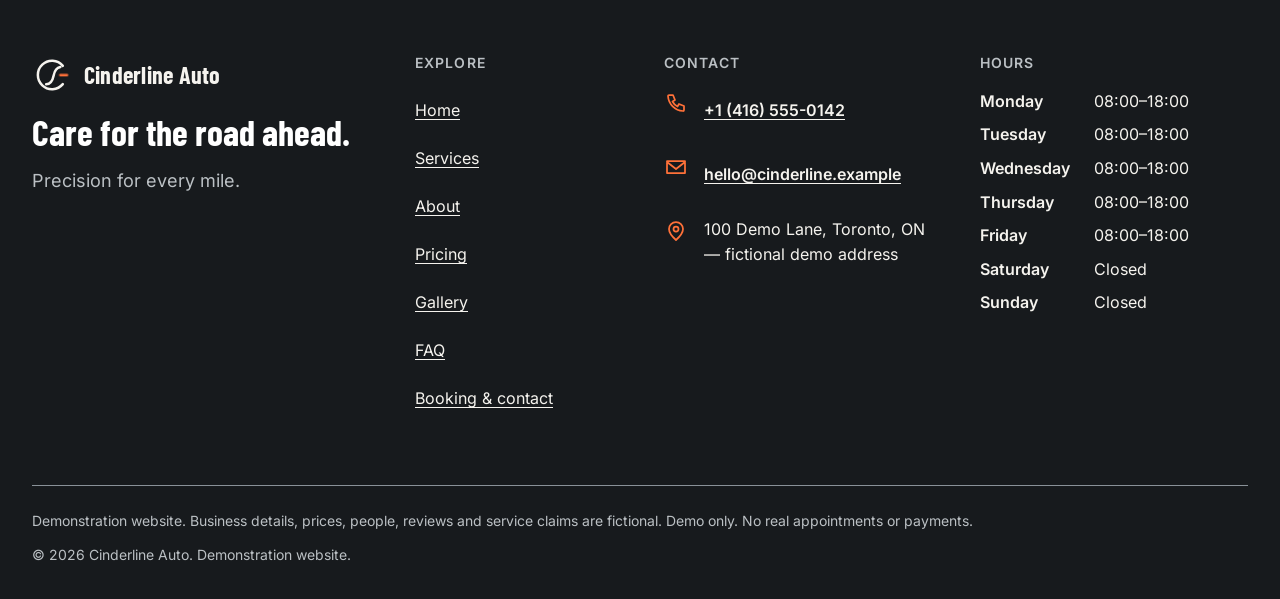
<file: gallery.html>
<!DOCTYPE html>

<html lang="en-CA">
<head>
<meta charset="utf-8"/>
<meta content="width=device-width, initial-scale=1" name="viewport"/>
<title>Gallery | Cinderline Auto</title>
<meta content="Explore original generated workshop, electric-vehicle and detailing images." name="description"/>
<meta content="#171A1D" name="theme-color"/>
<meta content="Cinderline Auto" data-config-meta="business.name" name="application-name"/>
<link href="https://tl635131-svg.github.io/auto-shop-5k/gallery.html" rel="canonical"/>
<link href="assets/icons/favicon.svg" rel="icon" type="image/svg+xml"/>
<meta content="Cinderline Auto" data-config-meta="business.name" property="og:site_name"/>
<meta content="Gallery | Cinderline Auto" property="og:title"/>
<meta content="Explore original generated workshop, electric-vehicle and detailing images." property="og:description"/>
<meta content="website" property="og:type"/>
<meta content="https://tl635131-svg.github.io/auto-shop-5k/gallery.html" property="og:url"/>
<meta content="https://tl635131-svg.github.io/auto-shop-5k/assets/images/hero-workshop.webp" property="og:image"/>
<meta content="Unbranded coupe in a softly lit automotive workshop." property="og:image:alt"/>
<meta content="1920" property="og:image:width"/>
<meta content="1080" property="og:image:height"/>
<link as="style" href="assets/css/styles.css" rel="preload"/>
<link as="font" crossorigin="" href="assets/fonts/barlow-condensed-latin-700.woff2" rel="preload" type="font/woff2"/>
<link as="font" crossorigin="" href="assets/fonts/inter-latin-variable.woff2" rel="preload" type="font/woff2"/>
<link href="assets/css/styles.css" rel="stylesheet"/>
<script src="assets/js/features/main.js" type="module"></script>
<meta content="en_CA" property="og:locale"/>
<meta content="summary_large_image" name="twitter:card"/>
<meta content="Gallery | Cinderline Auto" name="twitter:title"/>
<meta content="Explore original generated workshop, electric-vehicle and detailing images." name="twitter:description"/>
<meta content="https://tl635131-svg.github.io/auto-shop-5k/assets/images/hero-workshop.webp" name="twitter:image"/>
<meta content="Unbranded coupe in a softly lit automotive workshop." name="twitter:image:alt"/>
</head>
<body data-page="gallery">
<a class="skip-link" href="#main">Skip to main content</a>
<div aria-hidden="true" class="progress" data-scroll-progress=""></div>
<header class="site-header theme-dark" data-header="" data-state="top">
<div class="wrap site-header__inner">
<a class="brand" href="index.html"><svg aria-hidden="true" class="mark" focusable="false" viewbox="0 0 48 48"><path d="M37 13A17 17 0 1 0 37 35"></path><path d="M17 35c6 0 8-5.5 9-10.5s3-9 8-10"></path><path class="mark__notch" d="M34 24h8"></path></svg><span class="brand__word" data-config-text="business.name">Cinderline Auto</span></a>
<button aria-controls="site-menu" aria-expanded="false" aria-label="Open navigation" class="menu-toggle" data-menu-toggle="" hidden="" type="button"><svg aria-hidden="true" class="icon" focusable="false"><use href="assets/icons/sprite.svg#menu"></use></svg></button>
<div class="site-menu" data-menu="" id="site-menu">
<button class="site-menu__close" data-menu-close="" type="button"><svg aria-hidden="true" class="icon" focusable="false"><use href="assets/icons/sprite.svg#close"></use></svg><span>Close navigation</span></button>
<nav aria-label="Primary" class="site-nav" id="site-nav"><ul><li><a href="index.html">Home</a></li><li><a href="services.html">Services</a></li><li><a href="about.html">About</a></li><li><a href="pricing.html">Pricing</a></li><li><a aria-current="page" href="gallery.html">Gallery</a></li><li><a href="faq.html">FAQ</a></li><li><a class="btn btn--sm" data-booking-link="" data-magnetic="" href="booking.html">Book a Service</a></li></ul></nav>
</div>
</div>
</header>
<div data-page-transition="">
<main id="main" tabindex="-1">
<section aria-labelledby="page-title" class="page-hero theme-dark ruler">
<div class="wrap page-hero__grid">
<div class="stack-lg">
<p class="eyebrow">Gallery</p>
<h1 id="page-title">A closer look at the work.</h1>
<p class="lead">Original generated scenes from a fictional workshop, shown for demonstration only.</p>
</div>
<div aria-hidden="true" class="page-hero__art"><svg aria-hidden="true" fill="none" focusable="false" stroke="currentColor" stroke-width="1" viewbox="0 0 400 280"><circle cx="140" cy="160" r="100"></circle><circle cx="140" cy="160" r="64"></circle><circle cx="140" cy="160" r="6"></circle><path d="M20 160h240M140 40v240" stroke-dasharray="4 6"></path><path d="M40 250C120 250 170 200 210 130S300 40 380 40" stroke-width="2"></path><path class="acc" d="M346 120h44" stroke-width="3"></path><path d="M20 272h360M20 266v12M200 266v12M380 266v12"></path></svg></div>
</div>
</section>
<div data-gallery="">
<section aria-labelledby="filters-title" class="sec sec--tight theme-light" id="gallery-filters" style="padding-bottom:0">
<div class="wrap">
<h2 class="vh" id="filters-title">Filter images</h2>
<div aria-labelledby="filters-title" class="filters" role="group"><button aria-pressed="true" class="filter" data-gallery-filter="all" hidden="" type="button">All images</button><button aria-pressed="false" class="filter" data-gallery-filter="workshop" hidden="" type="button">Workshop</button><button aria-pressed="false" class="filter" data-gallery-filter="ev-hybrid" hidden="" type="button">EV &amp; hybrid</button><button aria-pressed="false" class="filter" data-gallery-filter="detailing" hidden="" type="button">Detailing</button></div>
<p class="gallery-count" data-gallery-count="" role="status">6 images shown</p>
</div>
</section>
<section aria-label="Gallery images" class="sec theme-light" id="gallery-grid" style="padding-top:var(--s5)">
<div class="wrap"><div class="gal" data-stagger=""><figure data-gallery-category="workshop" data-gallery-item="gallery-brakes" data-reveal="">
<a aria-label="Open image: Brake inspection at a workshop bench." data-gallery-open="gallery-brakes" href="assets/images/gallery-brakes.webp"><img alt="Brake inspection at a workshop bench." decoding="async" height="800" loading="lazy" src="assets/images/gallery-brakes.webp" width="1200"/></a>
<figcaption><span class="gal__tag">Workshop</span>Brake inspection at a workshop bench.</figcaption>
</figure>
<figure data-gallery-category="workshop" data-gallery-item="gallery-alignment" data-reveal="">
<a aria-label="Open image: Unbranded car positioned on an alignment rack." data-gallery-open="gallery-alignment" href="assets/images/gallery-alignment.webp"><img alt="Unbranded car positioned on an alignment rack." decoding="async" height="800" loading="lazy" src="assets/images/gallery-alignment.webp" width="1200"/></a>
<figcaption><span class="gal__tag">Workshop</span>Unbranded car positioned on an alignment rack.</figcaption>
</figure>
<figure data-gallery-category="ev-hybrid" data-gallery-item="gallery-ev-check" data-reveal="">
<a aria-label="Open image: Technician inspecting an electric vehicle in a service bay." data-gallery-open="gallery-ev-check" href="assets/images/gallery-ev-check.webp"><img alt="Technician inspecting an electric vehicle in a service bay." decoding="async" height="800" loading="lazy" src="assets/images/gallery-ev-check.webp" width="1200"/></a>
<figcaption><span class="gal__tag">EV &amp; hybrid</span>Technician inspecting an electric vehicle in a service bay.</figcaption>
</figure>
<figure data-gallery-category="detailing" data-gallery-item="gallery-interior" data-reveal="">
<a aria-label="Open image: Clean unbranded car interior after a surface detail." data-gallery-open="gallery-interior" href="assets/images/gallery-interior.webp"><img alt="Clean unbranded car interior after a surface detail." decoding="async" height="800" loading="lazy" src="assets/images/gallery-interior.webp" width="1200"/></a>
<figcaption><span class="gal__tag">Detailing</span>Clean unbranded car interior after a surface detail.</figcaption>
</figure>
<figure data-gallery-category="detailing" data-gallery-item="gallery-before" data-reveal="">
<a aria-label="Open image: Dusty charcoal coupe before the illustrative detail. Illustrative generated before/after comparison. This is not a real customer result." data-gallery-open="gallery-before" href="assets/images/gallery-before.webp"><img alt="Dusty charcoal coupe before the illustrative detail." decoding="async" height="800" loading="lazy" src="assets/images/gallery-before.webp" width="1200"/></a>
<figcaption><span class="gal__tag">Detailing</span>Dusty charcoal coupe before the illustrative detail. Illustrative generated before/after comparison. This is not a real customer result.</figcaption>
</figure>
<figure data-gallery-category="detailing" data-gallery-item="gallery-after" data-reveal="">
<a aria-label="Open image: The same charcoal coupe after the illustrative detail. Illustrative generated before/after comparison. This is not a real customer result." data-gallery-open="gallery-after" href="assets/images/gallery-after.webp"><img alt="The same charcoal coupe after the illustrative detail." decoding="async" height="800" loading="lazy" src="assets/images/gallery-after.webp" width="1200"/></a>
<figcaption><span class="gal__tag">Detailing</span>The same charcoal coupe after the illustrative detail. Illustrative generated before/after comparison. This is not a real customer result.</figcaption>
</figure>
</div></div>
</section>
</div>
<dialog aria-labelledby="lightbox-title" class="lightbox" data-lightbox="" id="gallery-dialog">
<div class="lightbox__top"><h2 id="lightbox-title">Image viewer</h2>
<button aria-label="Close image viewer" class="icon-btn" data-lightbox-close="" hidden="" type="button"><svg aria-hidden="true" class="icon" focusable="false"><use href="assets/icons/sprite.svg#close"></use></svg></button></div>
<div class="lightbox__frame"><img alt="Selected gallery image" data-lightbox-image="" decoding="async" height="800" loading="lazy" src="assets/images/gallery-brakes.webp" width="1200"/></div>
<div class="lightbox__bar">
<button aria-label="Previous image" class="icon-btn icon-btn--prev" data-lightbox-prev="" hidden="" type="button"><svg aria-hidden="true" class="icon" focusable="false"><use href="assets/icons/sprite.svg#chevron"></use></svg></button>
<button aria-label="Next image" class="icon-btn icon-btn--next" data-lightbox-next="" hidden="" type="button"><svg aria-hidden="true" class="icon" focusable="false"><use href="assets/icons/sprite.svg#chevron"></use></svg></button>
<p data-lightbox-caption=""></p>
<p class="small" data-lightbox-status="" role="status"></p>
</div>
</dialog>
</main>
<footer class="site-footer theme-dark">
<div class="wrap">
<noscript><p class="notice"><svg aria-hidden="true" class="icon" focusable="false"><use href="assets/icons/sprite.svg#warning"></use></svg>JavaScript is required for business details, pricing controls, the gallery lightbox and the demo form. You can still browse the page content.</p></noscript>
<div class="footer__grid">
<div class="footer__brand">
<a class="brand" href="index.html"><svg aria-hidden="true" class="mark" focusable="false" viewbox="0 0 48 48"><path d="M37 13A17 17 0 1 0 37 35"></path><path d="M17 35c6 0 8-5.5 9-10.5s3-9 8-10"></path><path class="mark__notch" d="M34 24h8"></path></svg><span class="brand__word" data-config-text="business.name">Cinderline Auto</span></a>
<h2>Care for the road ahead.</h2>
<p class="lead" data-config-text="business.tagline">Precision for every mile.</p>
</div>
<nav aria-label="Footer"><h3>Explore</h3><ul><li><a href="index.html">Home</a></li><li><a href="services.html">Services</a></li><li><a href="about.html">About</a></li><li><a href="pricing.html">Pricing</a></li><li><a href="gallery.html">Gallery</a></li><li><a href="faq.html">FAQ</a></li><li><a data-booking-link="" href="booking.html">Booking &amp; contact</a></li></ul></nav>
<div>
<h3>Contact</h3>
<p class="status-line" data-config-status="loading">Loading demo business details…</p>
<ul class="contact-list">
<li><svg aria-hidden="true" class="icon" focusable="false"><use href="assets/icons/sprite.svg#phone"></use></svg><a data-config-href="business.phone.href" hidden="" href="booking.html#contact"><span data-config-text="business.phone.display">+1 (416) 555-0142</span></a></li>
<li><svg aria-hidden="true" class="icon" focusable="false"><use href="assets/icons/sprite.svg#email"></use></svg><a data-config-href="business.email.href" hidden="" href="booking.html#contact"><span data-config-text="business.email.display">hello@cinderline.example</span></a></li>
<li><svg aria-hidden="true" class="icon" focusable="false"><use href="assets/icons/sprite.svg#pin"></use></svg><address><span data-config-text="business.address.display">100 Demo Lane, Toronto, ON — fictional demo address</span></address></li>
</ul>
<div class="socials" data-business-socials="" hidden=""></div>
</div>
<div class="hours">
<h3>Hours</h3>
<div data-business-hours=""><p class="small">Loading…</p></div>
</div>
</div>
<div class="footer__bottom">
<p>Demonstration website. Business details, prices, people, reviews and service claims are fictional. Demo only. No real appointments or payments.</p>
<p>© 2026 <span data-config-text="business.name">Cinderline Auto</span>. Demonstration website.</p>
</div>
</div>
</footer>
</div>
<p aria-live="polite" id="site-status" role="status"></p>
</body>
</html>
</file>
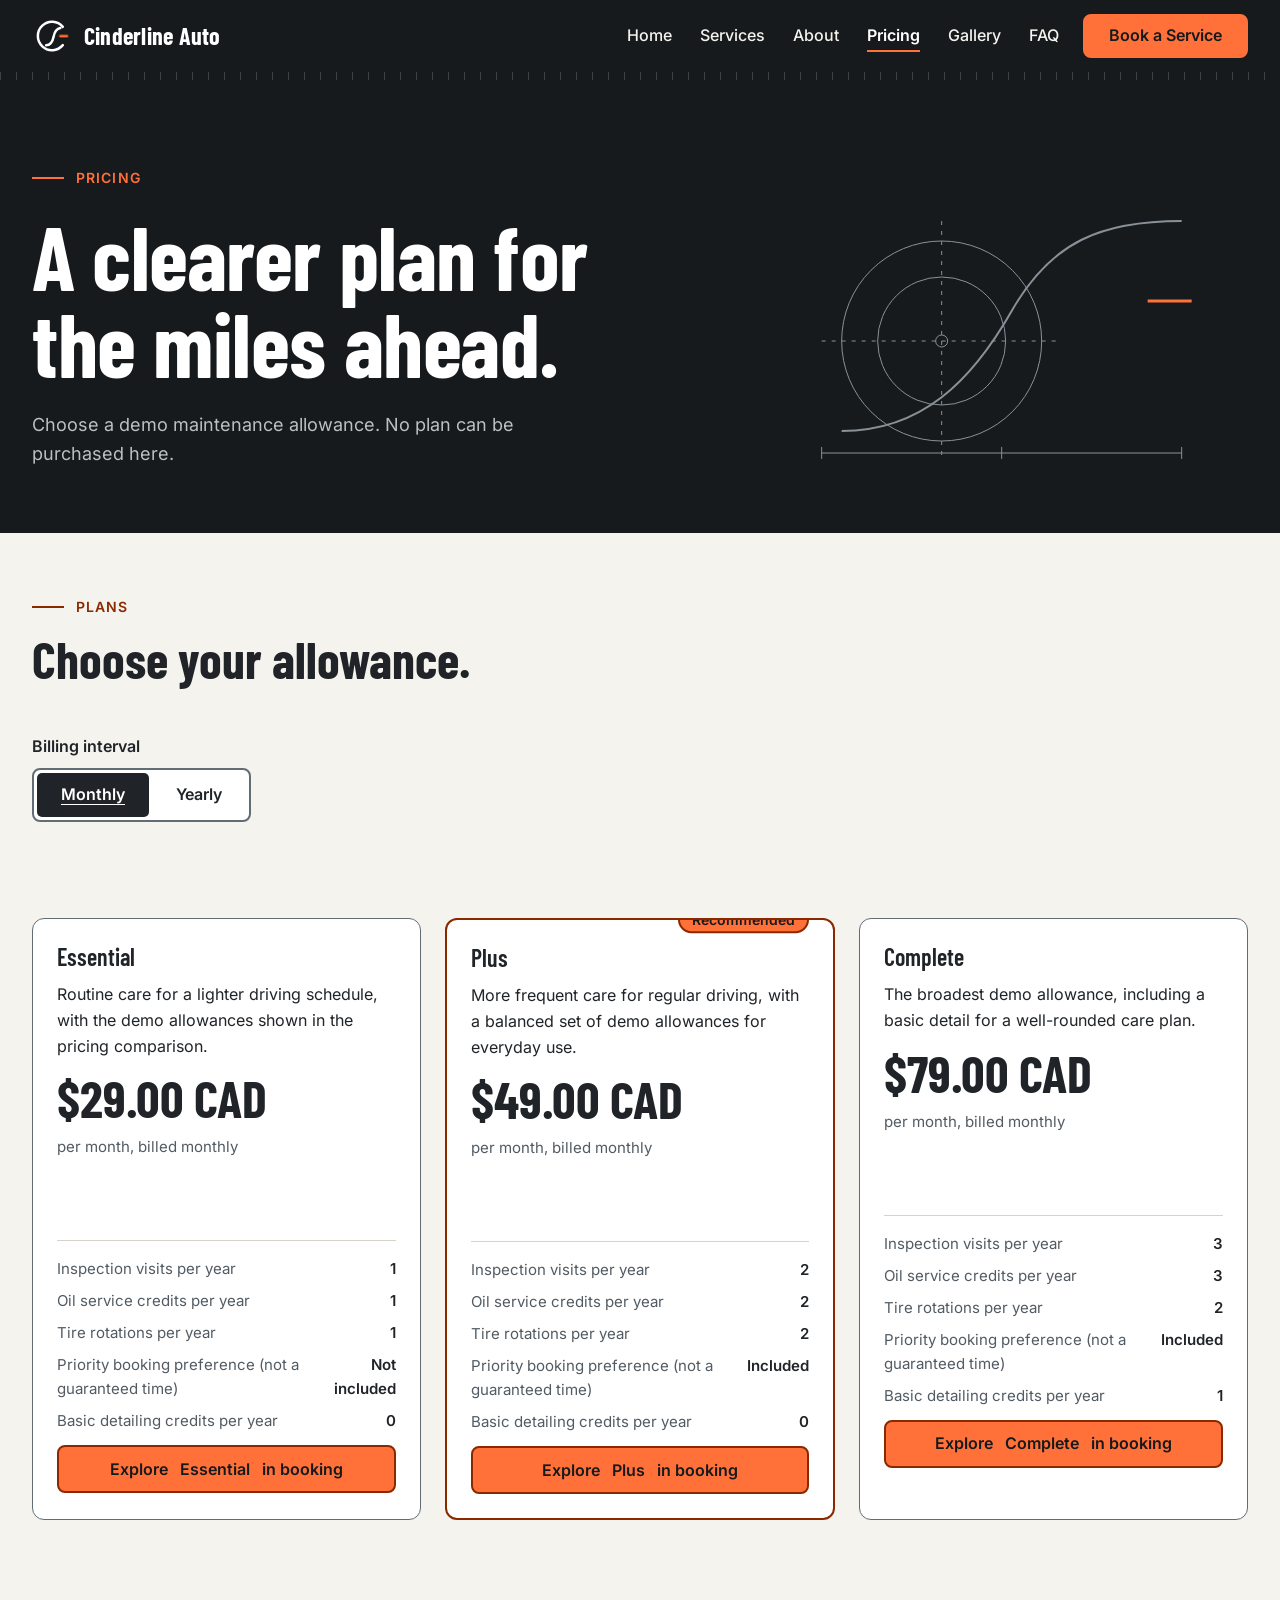
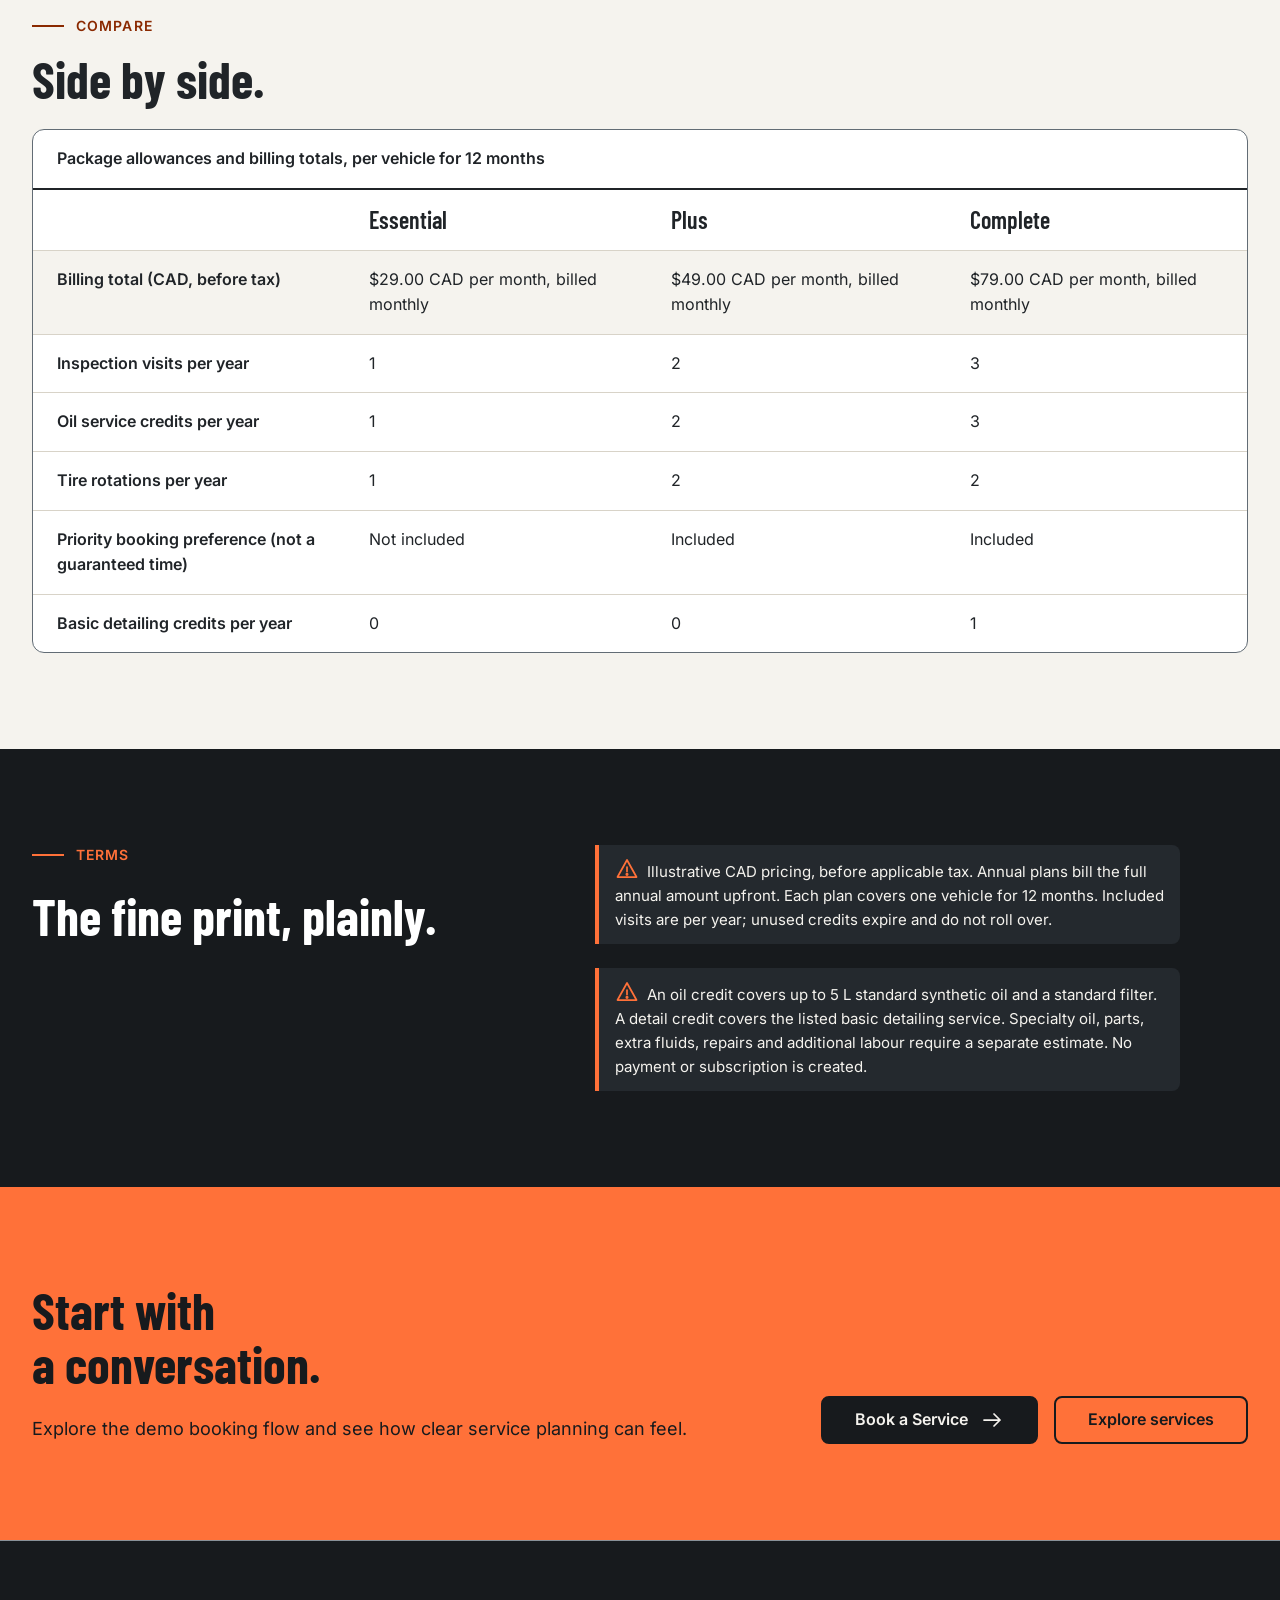
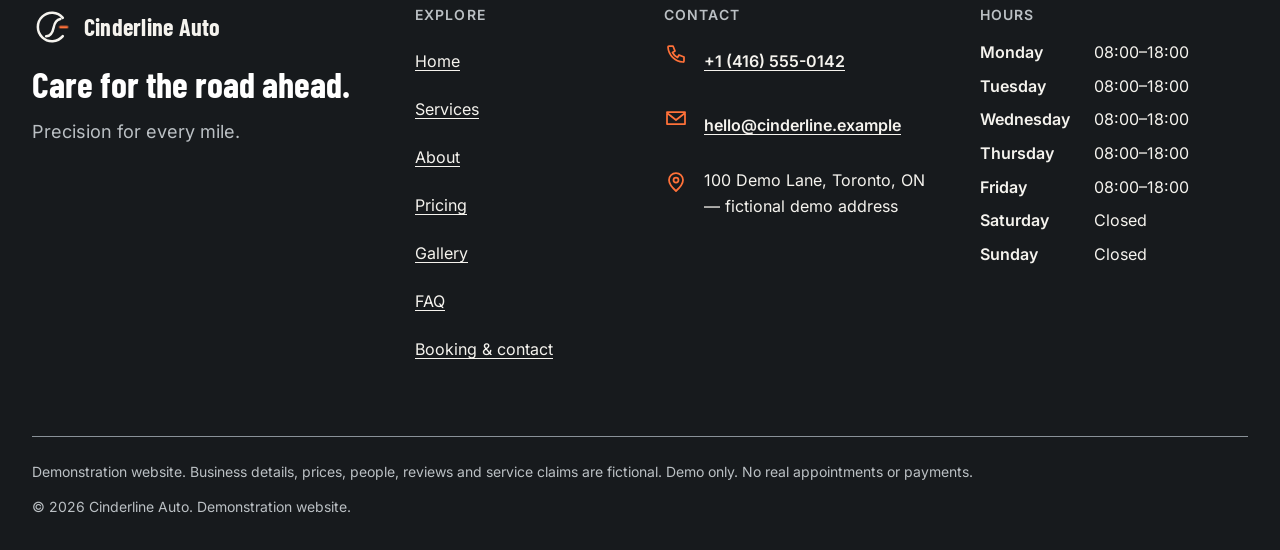
<file: pricing.html>
<!DOCTYPE html>

<html lang="en-CA">
<head>
<meta charset="utf-8"/>
<meta content="width=device-width, initial-scale=1" name="viewport"/>
<title>Pricing | Cinderline Auto</title>
<meta content="Compare three illustrative monthly and annual maintenance packages with transparent CAD pricing." name="description"/>
<meta content="#171A1D" name="theme-color"/>
<meta content="Cinderline Auto" data-config-meta="business.name" name="application-name"/>
<link href="https://tl635131-svg.github.io/auto-shop-5k/pricing.html" rel="canonical"/>
<link href="assets/icons/favicon.svg" rel="icon" type="image/svg+xml"/>
<meta content="Cinderline Auto" data-config-meta="business.name" property="og:site_name"/>
<meta content="Pricing | Cinderline Auto" property="og:title"/>
<meta content="Compare three illustrative monthly and annual maintenance packages with transparent CAD pricing." property="og:description"/>
<meta content="website" property="og:type"/>
<meta content="https://tl635131-svg.github.io/auto-shop-5k/pricing.html" property="og:url"/>
<meta content="https://tl635131-svg.github.io/auto-shop-5k/assets/images/hero-workshop.webp" property="og:image"/>
<meta content="Unbranded coupe in a softly lit automotive workshop." property="og:image:alt"/>
<meta content="1920" property="og:image:width"/>
<meta content="1080" property="og:image:height"/>
<link as="style" href="assets/css/styles.css" rel="preload"/>
<link as="font" crossorigin="" href="assets/fonts/barlow-condensed-latin-700.woff2" rel="preload" type="font/woff2"/>
<link as="font" crossorigin="" href="assets/fonts/inter-latin-variable.woff2" rel="preload" type="font/woff2"/>
<link href="assets/css/styles.css" rel="stylesheet"/>
<script src="assets/js/features/main.js" type="module"></script>
<meta content="en_CA" property="og:locale"/>
<meta content="summary_large_image" name="twitter:card"/>
<meta content="Pricing | Cinderline Auto" name="twitter:title"/>
<meta content="Compare three illustrative monthly and annual maintenance packages with transparent CAD pricing." name="twitter:description"/>
<meta content="https://tl635131-svg.github.io/auto-shop-5k/assets/images/hero-workshop.webp" name="twitter:image"/>
<meta content="Unbranded coupe in a softly lit automotive workshop." name="twitter:image:alt"/>
</head>
<body data-page="pricing">
<a class="skip-link" href="#main">Skip to main content</a>
<div aria-hidden="true" class="progress" data-scroll-progress=""></div>
<header class="site-header theme-dark" data-header="" data-state="top">
<div class="wrap site-header__inner">
<a class="brand" href="index.html"><svg aria-hidden="true" class="mark" focusable="false" viewbox="0 0 48 48"><path d="M37 13A17 17 0 1 0 37 35"></path><path d="M17 35c6 0 8-5.5 9-10.5s3-9 8-10"></path><path class="mark__notch" d="M34 24h8"></path></svg><span class="brand__word" data-config-text="business.name">Cinderline Auto</span></a>
<button aria-controls="site-menu" aria-expanded="false" aria-label="Open navigation" class="menu-toggle" data-menu-toggle="" hidden="" type="button"><svg aria-hidden="true" class="icon" focusable="false"><use href="assets/icons/sprite.svg#menu"></use></svg></button>
<div class="site-menu" data-menu="" id="site-menu">
<button class="site-menu__close" data-menu-close="" type="button"><svg aria-hidden="true" class="icon" focusable="false"><use href="assets/icons/sprite.svg#close"></use></svg><span>Close navigation</span></button>
<nav aria-label="Primary" class="site-nav" id="site-nav"><ul><li><a href="index.html">Home</a></li><li><a href="services.html">Services</a></li><li><a href="about.html">About</a></li><li><a aria-current="page" href="pricing.html">Pricing</a></li><li><a href="gallery.html">Gallery</a></li><li><a href="faq.html">FAQ</a></li><li><a class="btn btn--sm" data-booking-link="" data-magnetic="" href="booking.html">Book a Service</a></li></ul></nav>
</div>
</div>
</header>
<div data-page-transition="">
<main id="main" tabindex="-1">
<section aria-labelledby="page-title" class="page-hero theme-dark ruler">
<div class="wrap page-hero__grid">
<div class="stack-lg">
<p class="eyebrow">Pricing</p>
<h1 id="page-title">A clearer plan for the miles ahead.</h1>
<p class="lead">Choose a demo maintenance allowance. No plan can be purchased here.</p>
</div>
<div aria-hidden="true" class="page-hero__art"><svg aria-hidden="true" fill="none" focusable="false" stroke="currentColor" stroke-width="1" viewbox="0 0 400 280"><circle cx="140" cy="160" r="100"></circle><circle cx="140" cy="160" r="64"></circle><circle cx="140" cy="160" r="6"></circle><path d="M20 160h240M140 40v240" stroke-dasharray="4 6"></path><path d="M40 250C120 250 170 200 210 130S300 40 380 40" stroke-width="2"></path><path class="acc" d="M346 120h44" stroke-width="3"></path><path d="M20 272h360M20 266v12M200 266v12M380 266v12"></path></svg></div>
</div>
</section>
<div data-pricing="">
<section aria-busy="true" aria-labelledby="billing-title" class="sec sec--tight theme-light" id="billing">
<div class="wrap">
<div class="sec__head"><p class="eyebrow">Plans</p><h2 id="billing-title">Choose your allowance.</h2></div>
<p class="unavailable" data-config-status="loading">Demo prices are unavailable. Reload to try again.</p>
<div class="billing">
<fieldset data-billing-toggle="" hidden=""><legend>Billing interval</legend>
<div class="seg"><label><input checked="" name="billing" type="radio" value="monthly"/><span>Monthly</span></label><label><input name="billing" type="radio" value="yearly"/><span>Yearly</span></label></div>
</fieldset>
<p class="pricing-note small" data-pricing-status="" role="status"></p>
</div>
</div>
</section>
<section aria-label="Maintenance packages" class="sec theme-light" id="packages" style="padding-top:0">
<div class="wrap"><div class="grid grid--3" data-stagger=""><div data-reveal=""><article class="card pkg" data-package-id="essential">
<div class="card__body">
<h3><span data-config-text="pricing.packages.essential.name">Essential</span></h3>
<p>Routine care for a lighter driving schedule, with the demo allowances shown in the pricing comparison.</p>
<p class="pkg__price" data-package-price="">—</p>
<p class="pkg__unit" data-package-unit="">Prices load with demo details</p>
<p class="pkg__eq" data-package-equivalent=""></p>
<p class="pkg__save" data-package-savings=""></p>
<dl><div><dt>Inspection visits per year</dt><dd data-feature-cell="essential.inspections">—</dd></div><div><dt>Oil service credits per year</dt><dd data-feature-cell="essential.oilCredits">—</dd></div><div><dt>Tire rotations per year</dt><dd data-feature-cell="essential.tireRotations">—</dd></div><div><dt>Priority booking preference (not a guaranteed time)</dt><dd data-feature-cell="essential.priorityBooking">—</dd></div><div><dt>Basic detailing credits per year</dt><dd data-feature-cell="essential.detailCredits">—</dd></div></dl>
<a class="btn" data-booking-link="" href="booking.html?package=essential">Explore <span data-config-text="pricing.packages.essential.name">Essential</span> in booking</a>
</div></article></div>
<div data-reveal=""><article class="card pkg pkg--rec" data-package-id="plus">
<span class="pkg__badge">Recommended</span><div class="card__body">
<h3><span data-config-text="pricing.packages.plus.name">Plus</span></h3>
<p>More frequent care for regular driving, with a balanced set of demo allowances for everyday use.</p>
<p class="pkg__price" data-package-price="">—</p>
<p class="pkg__unit" data-package-unit="">Prices load with demo details</p>
<p class="pkg__eq" data-package-equivalent=""></p>
<p class="pkg__save" data-package-savings=""></p>
<dl><div><dt>Inspection visits per year</dt><dd data-feature-cell="plus.inspections">—</dd></div><div><dt>Oil service credits per year</dt><dd data-feature-cell="plus.oilCredits">—</dd></div><div><dt>Tire rotations per year</dt><dd data-feature-cell="plus.tireRotations">—</dd></div><div><dt>Priority booking preference (not a guaranteed time)</dt><dd data-feature-cell="plus.priorityBooking">—</dd></div><div><dt>Basic detailing credits per year</dt><dd data-feature-cell="plus.detailCredits">—</dd></div></dl>
<a class="btn" data-booking-link="" href="booking.html?package=plus">Explore <span data-config-text="pricing.packages.plus.name">Plus</span> in booking</a>
</div></article></div>
<div data-reveal=""><article class="card pkg" data-package-id="complete">
<div class="card__body">
<h3><span data-config-text="pricing.packages.complete.name">Complete</span></h3>
<p>The broadest demo allowance, including a basic detail for a well-rounded care plan.</p>
<p class="pkg__price" data-package-price="">—</p>
<p class="pkg__unit" data-package-unit="">Prices load with demo details</p>
<p class="pkg__eq" data-package-equivalent=""></p>
<p class="pkg__save" data-package-savings=""></p>
<dl><div><dt>Inspection visits per year</dt><dd data-feature-cell="complete.inspections">—</dd></div><div><dt>Oil service credits per year</dt><dd data-feature-cell="complete.oilCredits">—</dd></div><div><dt>Tire rotations per year</dt><dd data-feature-cell="complete.tireRotations">—</dd></div><div><dt>Priority booking preference (not a guaranteed time)</dt><dd data-feature-cell="complete.priorityBooking">—</dd></div><div><dt>Basic detailing credits per year</dt><dd data-feature-cell="complete.detailCredits">—</dd></div></dl>
<a class="btn" data-booking-link="" href="booking.html?package=complete">Explore <span data-config-text="pricing.packages.complete.name">Complete</span> in booking</a>
</div></article></div>
</div></div>
</section>
<section aria-labelledby="comparison-title" class="sec theme-light" id="comparison" style="padding-top:0">
<div class="wrap stack-lg">
<div class="sec__head" style="margin-bottom:0"><p class="eyebrow">Compare</p><h2 id="comparison-title">Side by side.</h2></div>
<div aria-labelledby="comparison-title" class="table-scroll" role="region" tabindex="0">
<table><caption>Package allowances and billing totals, per vehicle for 12 months</caption>
<thead><tr><th scope="col"><span class="vh">Feature</span></th><th scope="col"><span data-config-text="pricing.packages.essential.name">Essential</span></th><th scope="col"><span data-config-text="pricing.packages.plus.name">Plus</span></th><th scope="col"><span data-config-text="pricing.packages.complete.name">Complete</span></th></tr></thead>
<tbody><tr><th scope="row">Billing total (CAD, before tax)</th><td data-price-cell="essential">—</td><td data-price-cell="plus">—</td><td data-price-cell="complete">—</td></tr><tr><th scope="row">Inspection visits per year</th><td data-feature-cell="essential.inspections">—</td><td data-feature-cell="plus.inspections">—</td><td data-feature-cell="complete.inspections">—</td></tr><tr><th scope="row">Oil service credits per year</th><td data-feature-cell="essential.oilCredits">—</td><td data-feature-cell="plus.oilCredits">—</td><td data-feature-cell="complete.oilCredits">—</td></tr><tr><th scope="row">Tire rotations per year</th><td data-feature-cell="essential.tireRotations">—</td><td data-feature-cell="plus.tireRotations">—</td><td data-feature-cell="complete.tireRotations">—</td></tr><tr><th scope="row">Priority booking preference (not a guaranteed time)</th><td data-feature-cell="essential.priorityBooking">—</td><td data-feature-cell="plus.priorityBooking">—</td><td data-feature-cell="complete.priorityBooking">—</td></tr><tr><th scope="row">Basic detailing credits per year</th><td data-feature-cell="essential.detailCredits">—</td><td data-feature-cell="plus.detailCredits">—</td><td data-feature-cell="complete.detailCredits">—</td></tr></tbody></table>
</div>
</div>
</section>
</div>
<section aria-labelledby="notes-title" class="sec theme-dark" id="pricing-notes">
<div class="wrap split">
<div class="stack-lg"><p class="eyebrow">Terms</p><h2 id="notes-title">The fine print, plainly.</h2></div>
<div class="stack-lg"><p class="notice"><svg aria-hidden="true" class="icon" focusable="false"><use href="assets/icons/sprite.svg#warning"></use></svg>Illustrative CAD pricing, before applicable tax. Annual plans bill the full annual amount upfront. Each plan covers one vehicle for 12 months. Included visits are per year; unused credits expire and do not roll over.</p><p class="notice"><svg aria-hidden="true" class="icon" focusable="false"><use href="assets/icons/sprite.svg#warning"></use></svg>An oil credit covers up to 5 L standard synthetic oil and a standard filter. A detail credit covers the listed basic detailing service. Specialty oil, parts, extra fluids, repairs and additional labour require a separate estimate. No payment or subscription is created.</p></div>
</div>
</section>
<section aria-labelledby="cta-title" class="cta sec theme-accent" id="booking-cta">
<div class="wrap cta__inner">
<div class="stack-lg"><h2 id="cta-title">Start with a conversation.</h2><p>Explore the demo booking flow and see how clear service planning can feel.</p></div>
<div class="btn-row"><a class="btn btn--dark" data-booking-link="" data-magnetic="" href="booking.html">Book a Service<svg aria-hidden="true" class="icon" focusable="false"><use href="assets/icons/sprite.svg#arrow-right"></use></svg></a><a class="btn btn--ghost" href="services.html">Explore services</a></div>
</div>
</section>
</main>
<footer class="site-footer theme-dark">
<div class="wrap">
<noscript><p class="notice"><svg aria-hidden="true" class="icon" focusable="false"><use href="assets/icons/sprite.svg#warning"></use></svg>JavaScript is required for business details, pricing controls, the gallery lightbox and the demo form. You can still browse the page content.</p></noscript>
<div class="footer__grid">
<div class="footer__brand">
<a class="brand" href="index.html"><svg aria-hidden="true" class="mark" focusable="false" viewbox="0 0 48 48"><path d="M37 13A17 17 0 1 0 37 35"></path><path d="M17 35c6 0 8-5.5 9-10.5s3-9 8-10"></path><path class="mark__notch" d="M34 24h8"></path></svg><span class="brand__word" data-config-text="business.name">Cinderline Auto</span></a>
<h2>Care for the road ahead.</h2>
<p class="lead" data-config-text="business.tagline">Precision for every mile.</p>
</div>
<nav aria-label="Footer"><h3>Explore</h3><ul><li><a href="index.html">Home</a></li><li><a href="services.html">Services</a></li><li><a href="about.html">About</a></li><li><a href="pricing.html">Pricing</a></li><li><a href="gallery.html">Gallery</a></li><li><a href="faq.html">FAQ</a></li><li><a data-booking-link="" href="booking.html">Booking &amp; contact</a></li></ul></nav>
<div>
<h3>Contact</h3>
<p class="status-line" data-config-status="loading">Loading demo business details…</p>
<ul class="contact-list">
<li><svg aria-hidden="true" class="icon" focusable="false"><use href="assets/icons/sprite.svg#phone"></use></svg><a data-config-href="business.phone.href" hidden="" href="booking.html#contact"><span data-config-text="business.phone.display">+1 (416) 555-0142</span></a></li>
<li><svg aria-hidden="true" class="icon" focusable="false"><use href="assets/icons/sprite.svg#email"></use></svg><a data-config-href="business.email.href" hidden="" href="booking.html#contact"><span data-config-text="business.email.display">hello@cinderline.example</span></a></li>
<li><svg aria-hidden="true" class="icon" focusable="false"><use href="assets/icons/sprite.svg#pin"></use></svg><address><span data-config-text="business.address.display">100 Demo Lane, Toronto, ON — fictional demo address</span></address></li>
</ul>
<div class="socials" data-business-socials="" hidden=""></div>
</div>
<div class="hours">
<h3>Hours</h3>
<div data-business-hours=""><p class="small">Loading…</p></div>
</div>
</div>
<div class="footer__bottom">
<p>Demonstration website. Business details, prices, people, reviews and service claims are fictional. Demo only. No real appointments or payments.</p>
<p>© 2026 <span data-config-text="business.name">Cinderline Auto</span>. Demonstration website.</p>
</div>
</div>
</footer>
</div>
<p aria-live="polite" id="site-status" role="status"></p>
</body>
</html>
</file>
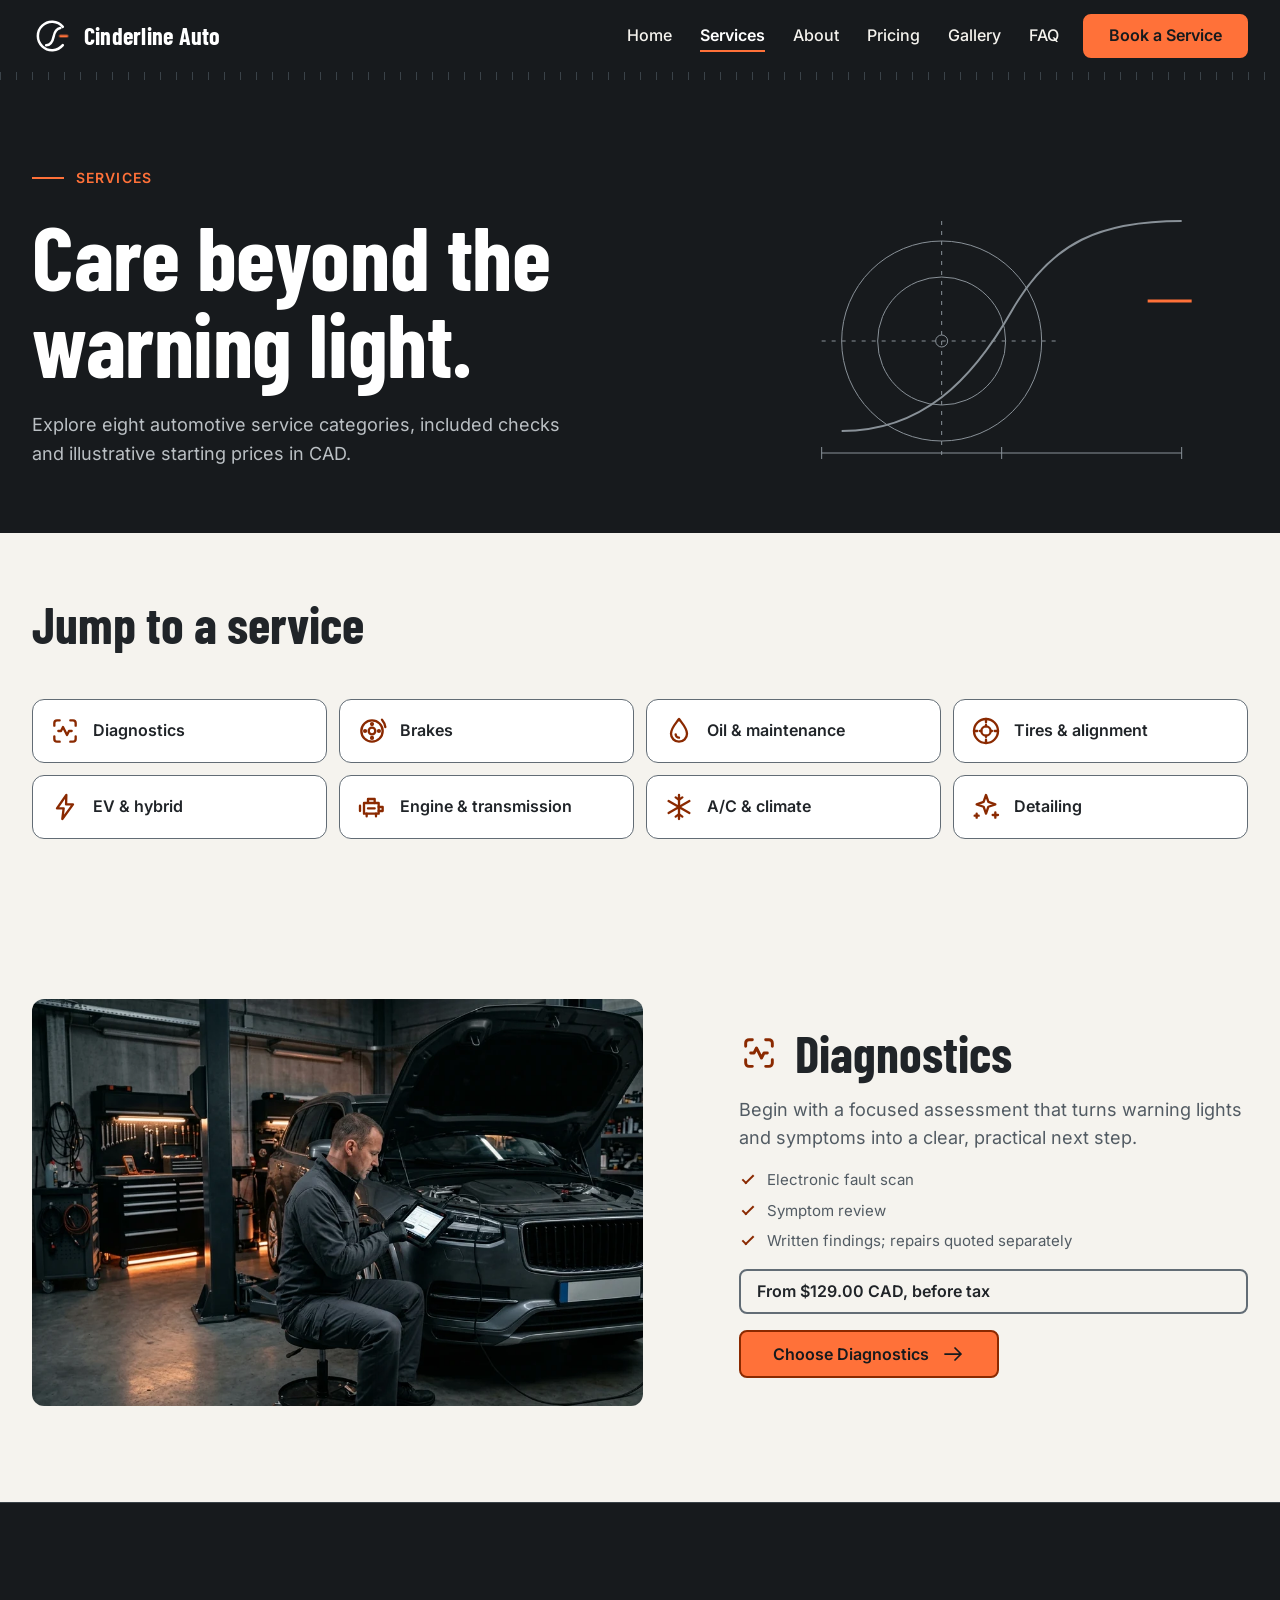
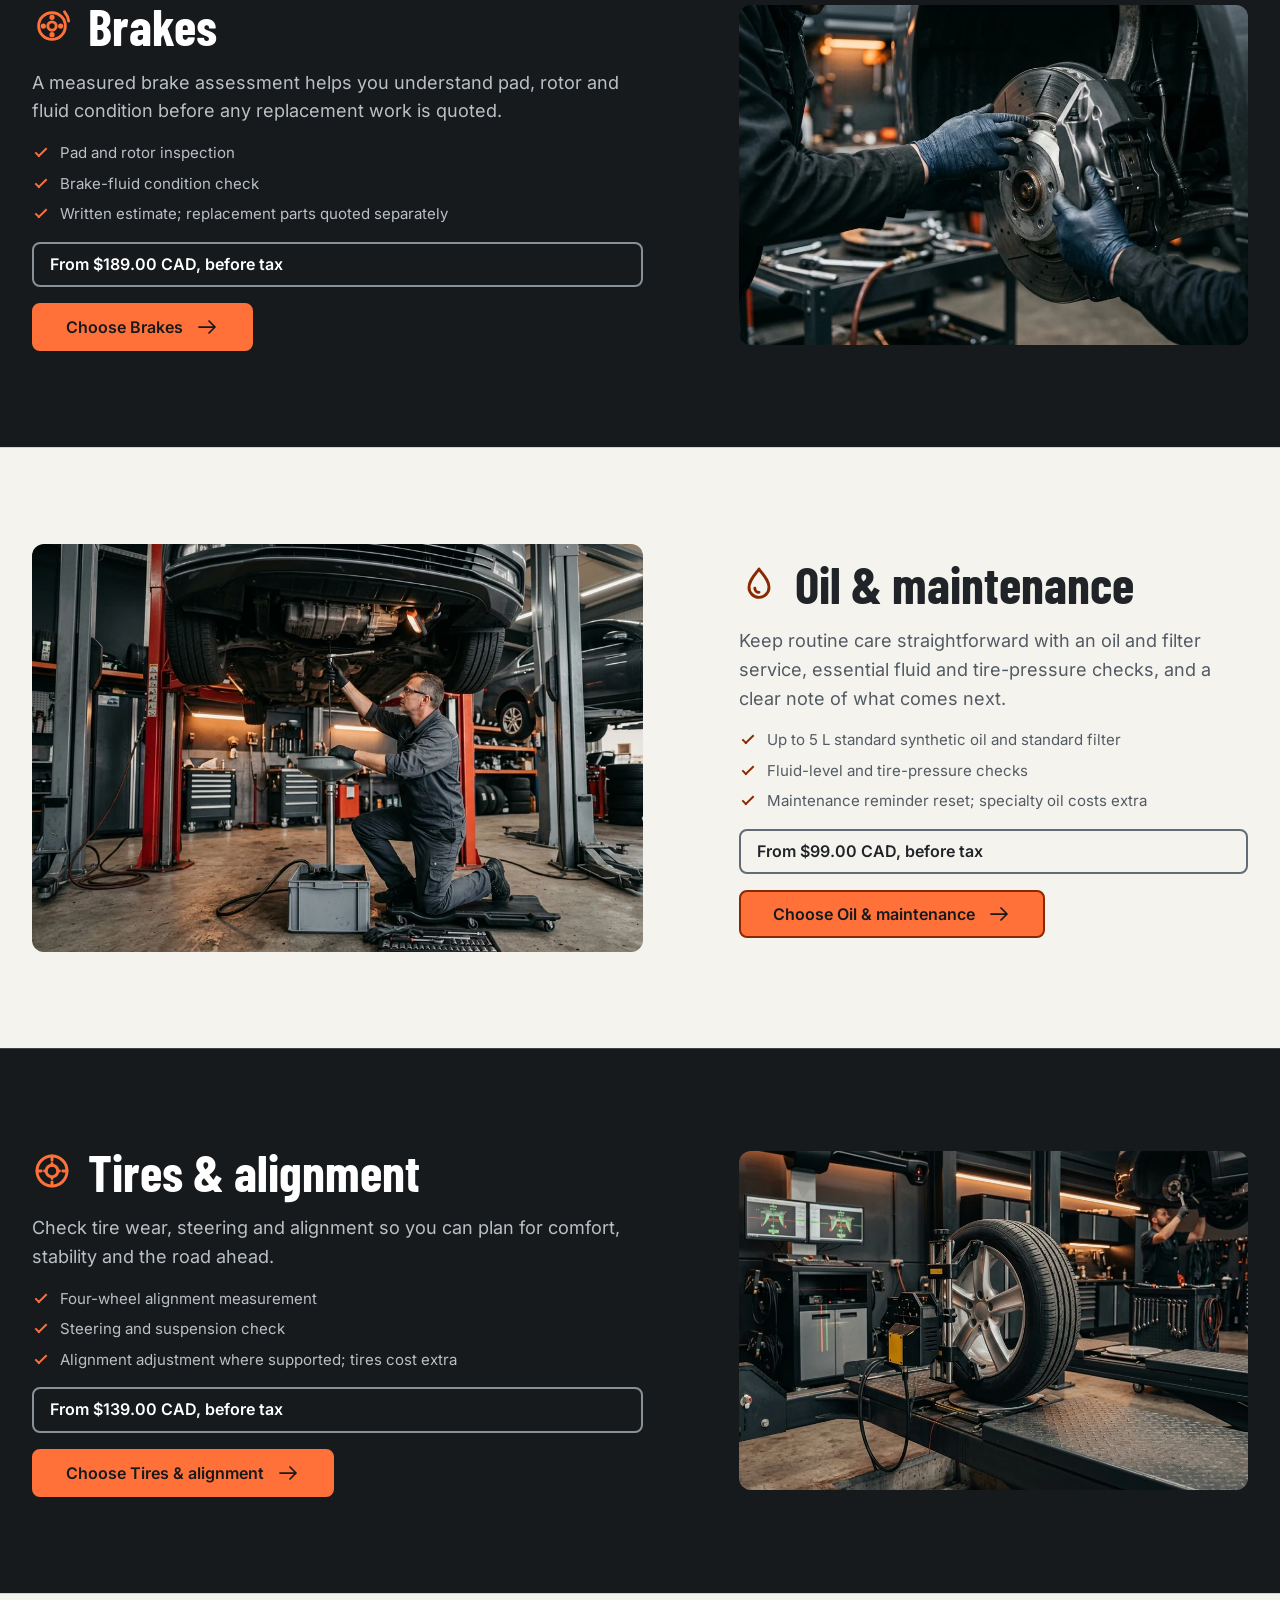
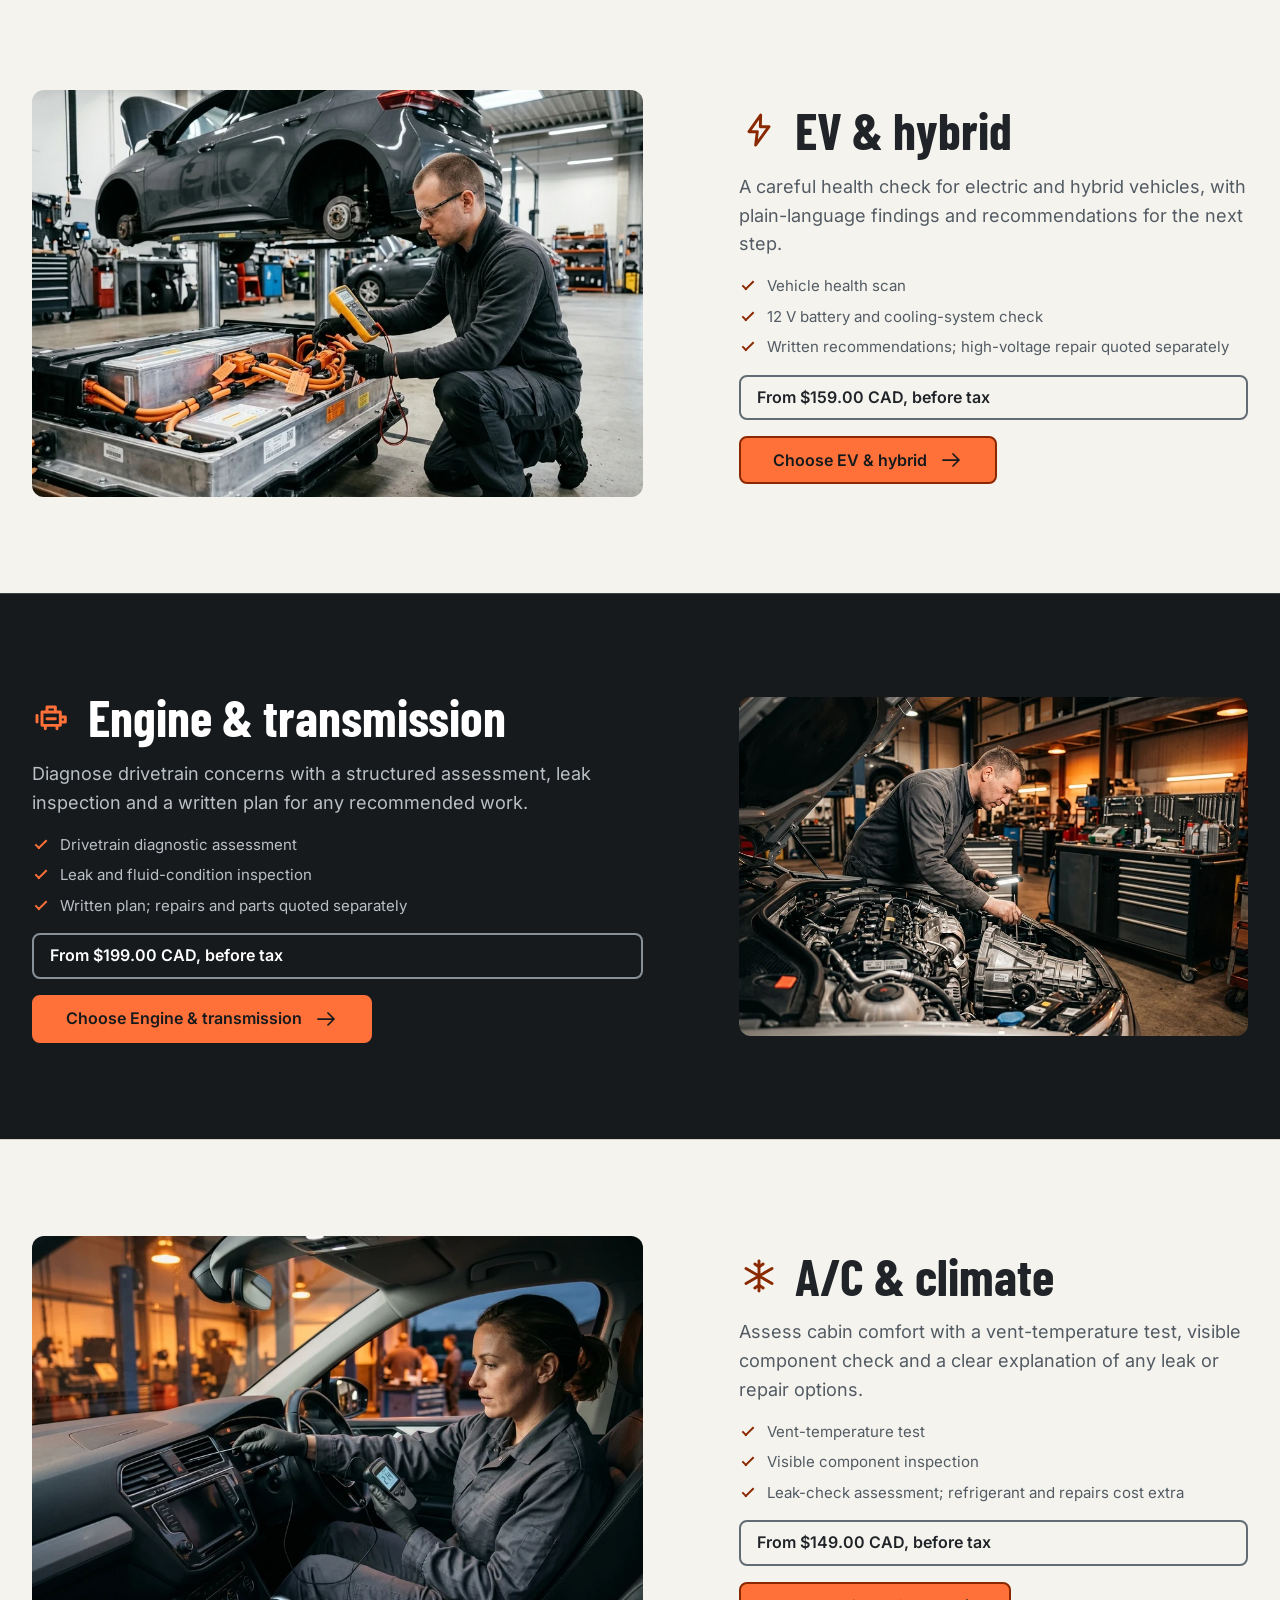
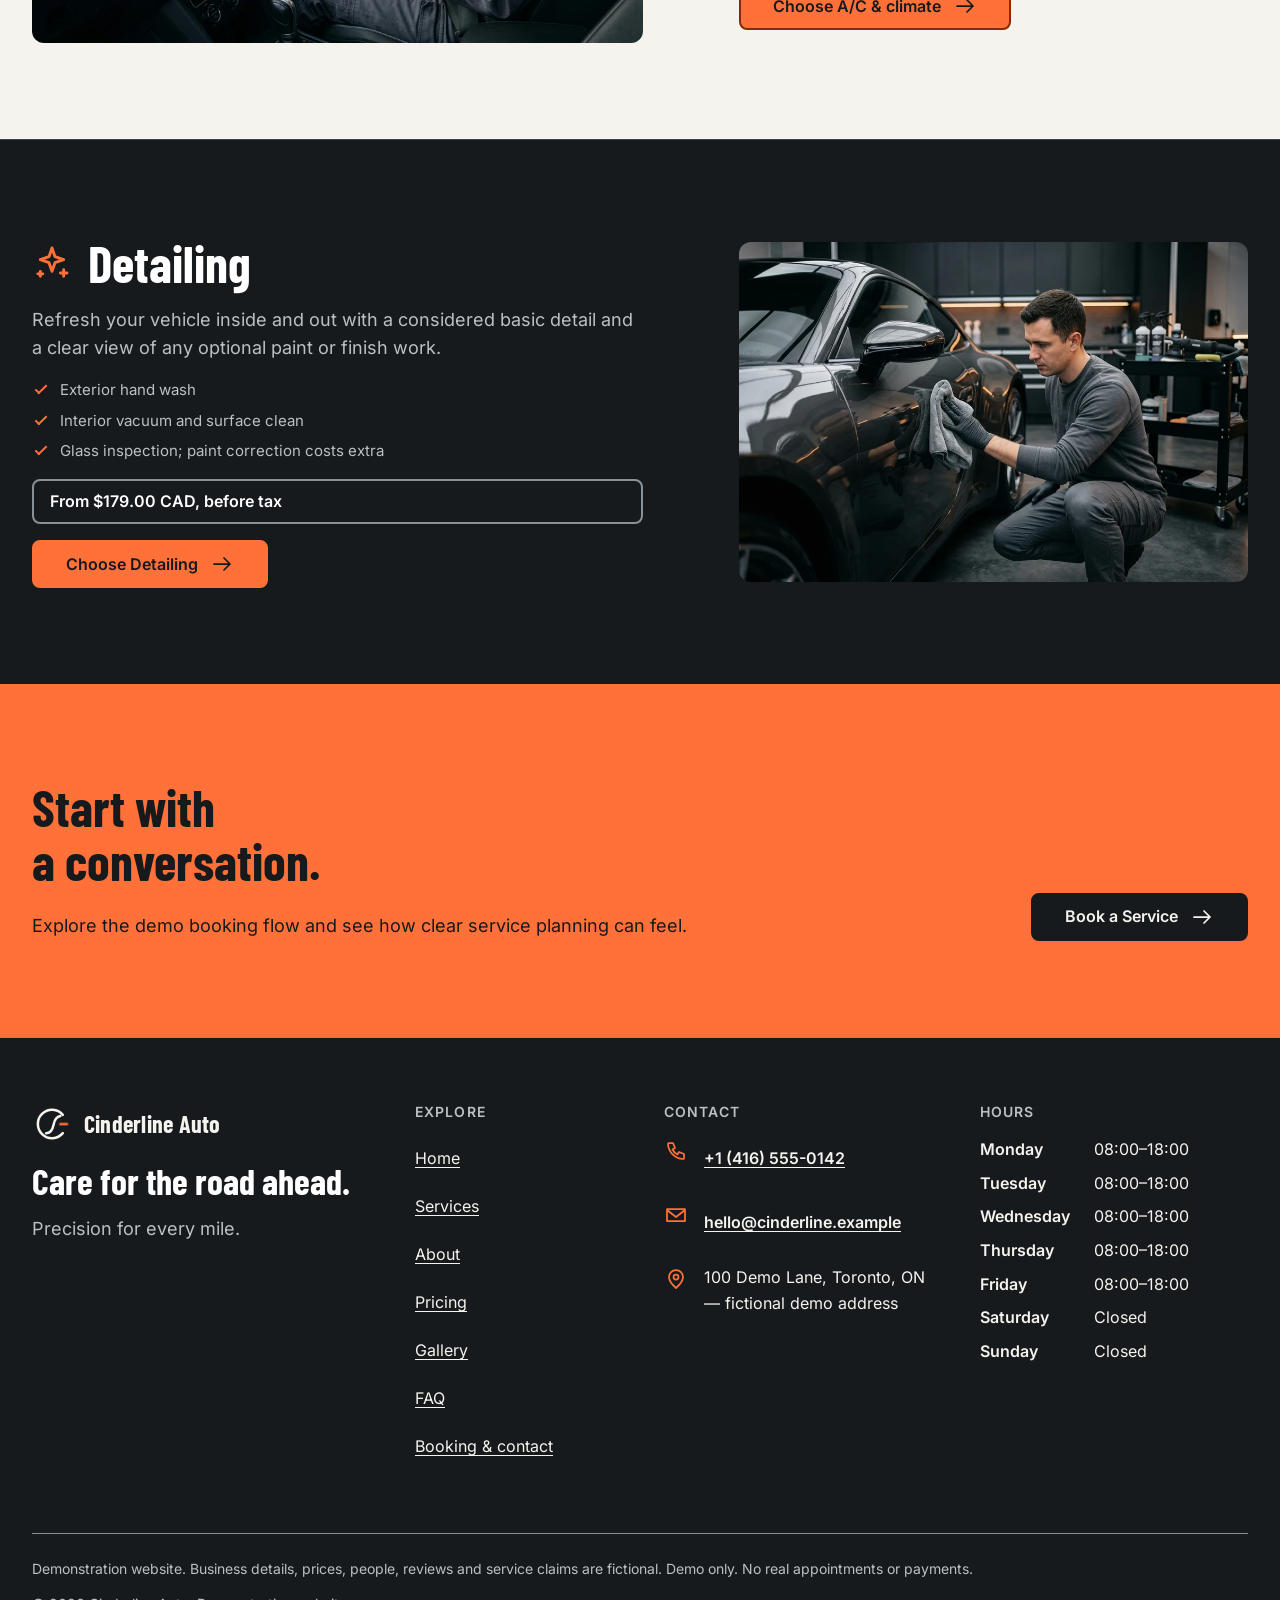
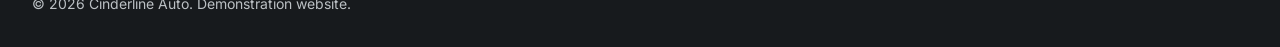
<file: services.html>
<!DOCTYPE html>

<html lang="en-CA">
<head>
<meta charset="utf-8"/>
<meta content="width=device-width, initial-scale=1" name="viewport"/>
<title>Services | Cinderline Auto</title>
<meta content="Explore eight automotive service categories, included checks and illustrative starting prices in CAD." name="description"/>
<meta content="#171A1D" name="theme-color"/>
<meta content="Cinderline Auto" data-config-meta="business.name" name="application-name"/>
<link href="https://tl635131-svg.github.io/auto-shop-5k/services.html" rel="canonical"/>
<link href="assets/icons/favicon.svg" rel="icon" type="image/svg+xml"/>
<meta content="Cinderline Auto" data-config-meta="business.name" property="og:site_name"/>
<meta content="Services | Cinderline Auto" property="og:title"/>
<meta content="Explore eight automotive service categories, included checks and illustrative starting prices in CAD." property="og:description"/>
<meta content="website" property="og:type"/>
<meta content="https://tl635131-svg.github.io/auto-shop-5k/services.html" property="og:url"/>
<meta content="https://tl635131-svg.github.io/auto-shop-5k/assets/images/hero-workshop.webp" property="og:image"/>
<meta content="Unbranded coupe in a softly lit automotive workshop." property="og:image:alt"/>
<meta content="1920" property="og:image:width"/>
<meta content="1080" property="og:image:height"/>
<link as="style" href="assets/css/styles.css" rel="preload"/>
<link as="font" crossorigin="" href="assets/fonts/barlow-condensed-latin-700.woff2" rel="preload" type="font/woff2"/>
<link as="font" crossorigin="" href="assets/fonts/inter-latin-variable.woff2" rel="preload" type="font/woff2"/>
<link href="assets/css/styles.css" rel="stylesheet"/>
<script src="assets/js/features/main.js" type="module"></script>
<meta content="en_CA" property="og:locale"/>
<meta content="summary_large_image" name="twitter:card"/>
<meta content="Services | Cinderline Auto" name="twitter:title"/>
<meta content="Explore eight automotive service categories, included checks and illustrative starting prices in CAD." name="twitter:description"/>
<meta content="https://tl635131-svg.github.io/auto-shop-5k/assets/images/hero-workshop.webp" name="twitter:image"/>
<meta content="Unbranded coupe in a softly lit automotive workshop." name="twitter:image:alt"/>
</head>
<body data-page="services">
<a class="skip-link" href="#main">Skip to main content</a>
<div aria-hidden="true" class="progress" data-scroll-progress=""></div>
<header class="site-header theme-dark" data-header="" data-state="top">
<div class="wrap site-header__inner">
<a class="brand" href="index.html"><svg aria-hidden="true" class="mark" focusable="false" viewbox="0 0 48 48"><path d="M37 13A17 17 0 1 0 37 35"></path><path d="M17 35c6 0 8-5.5 9-10.5s3-9 8-10"></path><path class="mark__notch" d="M34 24h8"></path></svg><span class="brand__word" data-config-text="business.name">Cinderline Auto</span></a>
<button aria-controls="site-menu" aria-expanded="false" aria-label="Open navigation" class="menu-toggle" data-menu-toggle="" hidden="" type="button"><svg aria-hidden="true" class="icon" focusable="false"><use href="assets/icons/sprite.svg#menu"></use></svg></button>
<div class="site-menu" data-menu="" id="site-menu">
<button class="site-menu__close" data-menu-close="" type="button"><svg aria-hidden="true" class="icon" focusable="false"><use href="assets/icons/sprite.svg#close"></use></svg><span>Close navigation</span></button>
<nav aria-label="Primary" class="site-nav" id="site-nav"><ul><li><a href="index.html">Home</a></li><li><a aria-current="page" href="services.html">Services</a></li><li><a href="about.html">About</a></li><li><a href="pricing.html">Pricing</a></li><li><a href="gallery.html">Gallery</a></li><li><a href="faq.html">FAQ</a></li><li><a class="btn btn--sm" data-booking-link="" data-magnetic="" href="booking.html">Book a Service</a></li></ul></nav>
</div>
</div>
</header>
<div data-page-transition="">
<main id="main" tabindex="-1">
<section aria-labelledby="page-title" class="page-hero theme-dark ruler">
<div class="wrap page-hero__grid">
<div class="stack-lg">
<p class="eyebrow">Services</p>
<h1 id="page-title">Care beyond the warning light.</h1>
<p class="lead">Explore eight automotive service categories, included checks and illustrative starting prices in CAD.</p>
</div>
<div aria-hidden="true" class="page-hero__art"><svg aria-hidden="true" fill="none" focusable="false" stroke="currentColor" stroke-width="1" viewbox="0 0 400 280"><circle cx="140" cy="160" r="100"></circle><circle cx="140" cy="160" r="64"></circle><circle cx="140" cy="160" r="6"></circle><path d="M20 160h240M140 40v240" stroke-dasharray="4 6"></path><path d="M40 250C120 250 170 200 210 130S300 40 380 40" stroke-width="2"></path><path class="acc" d="M346 120h44" stroke-width="3"></path><path d="M20 272h360M20 266v12M200 266v12M380 266v12"></path></svg></div>
</div>
</section>
<section aria-labelledby="index-title" class="sec sec--tight theme-light" id="service-index">
<div class="wrap"><div class="sec__head"><h2 id="index-title">Jump to a service</h2></div>
<nav aria-labelledby="index-title"><ul class="index-list"><li><a href="#diagnostics"><svg aria-hidden="true" class="icon" focusable="false"><use href="assets/icons/sprite.svg#service-diagnostics"></use></svg><span>Diagnostics</span></a></li><li><a href="#brakes"><svg aria-hidden="true" class="icon" focusable="false"><use href="assets/icons/sprite.svg#service-brakes"></use></svg><span>Brakes</span></a></li><li><a href="#oil-maintenance"><svg aria-hidden="true" class="icon" focusable="false"><use href="assets/icons/sprite.svg#service-oil-maintenance"></use></svg><span>Oil &amp; maintenance</span></a></li><li><a href="#tires-alignment"><svg aria-hidden="true" class="icon" focusable="false"><use href="assets/icons/sprite.svg#service-tires-alignment"></use></svg><span>Tires &amp; alignment</span></a></li><li><a href="#ev-hybrid"><svg aria-hidden="true" class="icon" focusable="false"><use href="assets/icons/sprite.svg#service-ev-hybrid"></use></svg><span>EV &amp; hybrid</span></a></li><li><a href="#engine-transmission"><svg aria-hidden="true" class="icon" focusable="false"><use href="assets/icons/sprite.svg#service-engine-transmission"></use></svg><span>Engine &amp; transmission</span></a></li><li><a href="#ac-climate"><svg aria-hidden="true" class="icon" focusable="false"><use href="assets/icons/sprite.svg#service-ac-climate"></use></svg><span>A/C &amp; climate</span></a></li><li><a href="#detailing"><svg aria-hidden="true" class="icon" focusable="false"><use href="assets/icons/sprite.svg#service-detailing"></use></svg><span>Detailing</span></a></li></ul></nav></div>
</section>
<section aria-labelledby="diagnostics-title" class="sec svc-sec theme-light" data-service-id="diagnostics" id="diagnostics">
<div class="wrap svc">
<div class="svc__media" data-image-zoom="" data-reveal=""><img alt="Technician checking a diagnostic tablet beside an unbranded car." decoding="async" height="640" loading="lazy" src="assets/images/service-diagnostics.webp" width="960"/></div>
<div class="svc__body" data-reveal="">
<h2 id="diagnostics-title"><svg aria-hidden="true" class="icon" focusable="false"><use href="assets/icons/sprite.svg#service-diagnostics"></use></svg><span>Diagnostics</span></h2>
<p class="lead">Begin with a focused assessment that turns warning lights and symptoms into a clear, practical next step.</p>
<ul class="ticks"><li>Electronic fault scan</li><li>Symptom review</li><li>Written findings; repairs quoted separately</li></ul>
<p class="svc__price" data-price-service="diagnostics">Starting price loads with demo details</p>
<div class="btn-row"><a class="btn" data-booking-link="" data-magnetic="" href="booking.html?service=diagnostics">Choose Diagnostics<svg aria-hidden="true" class="icon" focusable="false"><use href="assets/icons/sprite.svg#arrow-right"></use></svg></a></div>
</div>
</div>
</section>
<section aria-labelledby="brakes-title" class="sec svc-sec theme-dark" data-service-id="brakes" id="brakes">
<div class="wrap svc svc--flip">
<div class="svc__media" data-image-zoom="" data-reveal=""><img alt="Gloved hands inspecting a wheel brake assembly." decoding="async" height="640" loading="lazy" src="assets/images/service-brakes.webp" width="960"/></div>
<div class="svc__body" data-reveal="">
<h2 id="brakes-title"><svg aria-hidden="true" class="icon" focusable="false"><use href="assets/icons/sprite.svg#service-brakes"></use></svg><span>Brakes</span></h2>
<p class="lead">A measured brake assessment helps you understand pad, rotor and fluid condition before any replacement work is quoted.</p>
<ul class="ticks"><li>Pad and rotor inspection</li><li>Brake-fluid condition check</li><li>Written estimate; replacement parts quoted separately</li></ul>
<p class="svc__price" data-price-service="brakes">Starting price loads with demo details</p>
<div class="btn-row"><a class="btn" data-booking-link="" data-magnetic="" href="booking.html?service=brakes">Choose Brakes<svg aria-hidden="true" class="icon" focusable="false"><use href="assets/icons/sprite.svg#arrow-right"></use></svg></a></div>
</div>
</div>
</section>
<section aria-labelledby="oil-maintenance-title" class="sec svc-sec theme-light" data-service-id="oil-maintenance" id="oil-maintenance">
<div class="wrap svc">
<div class="svc__media" data-image-zoom="" data-reveal=""><img alt="Technician changing oil during routine maintenance." decoding="async" height="640" loading="lazy" src="assets/images/service-oil-maintenance.webp" width="960"/></div>
<div class="svc__body" data-reveal="">
<h2 id="oil-maintenance-title"><svg aria-hidden="true" class="icon" focusable="false"><use href="assets/icons/sprite.svg#service-oil-maintenance"></use></svg><span>Oil &amp; maintenance</span></h2>
<p class="lead">Keep routine care straightforward with an oil and filter service, essential fluid and tire-pressure checks, and a clear note of what comes next.</p>
<ul class="ticks"><li>Up to 5 L standard synthetic oil and standard filter</li><li>Fluid-level and tire-pressure checks</li><li>Maintenance reminder reset; specialty oil costs extra</li></ul>
<p class="svc__price" data-price-service="oil-maintenance">Starting price loads with demo details</p>
<div class="btn-row"><a class="btn" data-booking-link="" data-magnetic="" href="booking.html?service=oil-maintenance">Choose Oil &amp; maintenance<svg aria-hidden="true" class="icon" focusable="false"><use href="assets/icons/sprite.svg#arrow-right"></use></svg></a></div>
</div>
</div>
</section>
<section aria-labelledby="tires-alignment-title" class="sec svc-sec theme-dark" data-service-id="tires-alignment" id="tires-alignment">
<div class="wrap svc svc--flip">
<div class="svc__media" data-image-zoom="" data-reveal=""><img alt="Wheel mounted on alignment equipment in a workshop." decoding="async" height="640" loading="lazy" src="assets/images/service-tires-alignment.webp" width="960"/></div>
<div class="svc__body" data-reveal="">
<h2 id="tires-alignment-title"><svg aria-hidden="true" class="icon" focusable="false"><use href="assets/icons/sprite.svg#service-tires-alignment"></use></svg><span>Tires &amp; alignment</span></h2>
<p class="lead">Check tire wear, steering and alignment so you can plan for comfort, stability and the road ahead.</p>
<ul class="ticks"><li>Four-wheel alignment measurement</li><li>Steering and suspension check</li><li>Alignment adjustment where supported; tires cost extra</li></ul>
<p class="svc__price" data-price-service="tires-alignment">Starting price loads with demo details</p>
<div class="btn-row"><a class="btn" data-booking-link="" data-magnetic="" href="booking.html?service=tires-alignment">Choose Tires &amp; alignment<svg aria-hidden="true" class="icon" focusable="false"><use href="assets/icons/sprite.svg#arrow-right"></use></svg></a></div>
</div>
</div>
</section>
<section aria-labelledby="ev-hybrid-title" class="sec svc-sec theme-light" data-service-id="ev-hybrid" id="ev-hybrid">
<div class="wrap svc">
<div class="svc__media" data-image-zoom="" data-reveal=""><img alt="Technician inspecting an unbranded electric vehicle with insulated tools." decoding="async" height="640" loading="lazy" src="assets/images/service-ev-hybrid.webp" width="960"/></div>
<div class="svc__body" data-reveal="">
<h2 id="ev-hybrid-title"><svg aria-hidden="true" class="icon" focusable="false"><use href="assets/icons/sprite.svg#service-ev-hybrid"></use></svg><span>EV &amp; hybrid</span></h2>
<p class="lead">A careful health check for electric and hybrid vehicles, with plain-language findings and recommendations for the next step.</p>
<ul class="ticks"><li>Vehicle health scan</li><li>12 V battery and cooling-system check</li><li>Written recommendations; high-voltage repair quoted separately</li></ul>
<p class="svc__price" data-price-service="ev-hybrid">Starting price loads with demo details</p>
<div class="btn-row"><a class="btn" data-booking-link="" data-magnetic="" href="booking.html?service=ev-hybrid">Choose EV &amp; hybrid<svg aria-hidden="true" class="icon" focusable="false"><use href="assets/icons/sprite.svg#arrow-right"></use></svg></a></div>
</div>
</div>
</section>
<section aria-labelledby="engine-transmission-title" class="sec svc-sec theme-dark" data-service-id="engine-transmission" id="engine-transmission">
<div class="wrap svc svc--flip">
<div class="svc__media" data-image-zoom="" data-reveal=""><img alt="Technician inspecting a clean engine bay." decoding="async" height="640" loading="lazy" src="assets/images/service-engine-transmission.webp" width="960"/></div>
<div class="svc__body" data-reveal="">
<h2 id="engine-transmission-title"><svg aria-hidden="true" class="icon" focusable="false"><use href="assets/icons/sprite.svg#service-engine-transmission"></use></svg><span>Engine &amp; transmission</span></h2>
<p class="lead">Diagnose drivetrain concerns with a structured assessment, leak inspection and a written plan for any recommended work.</p>
<ul class="ticks"><li>Drivetrain diagnostic assessment</li><li>Leak and fluid-condition inspection</li><li>Written plan; repairs and parts quoted separately</li></ul>
<p class="svc__price" data-price-service="engine-transmission">Starting price loads with demo details</p>
<div class="btn-row"><a class="btn" data-booking-link="" data-magnetic="" href="booking.html?service=engine-transmission">Choose Engine &amp; transmission<svg aria-hidden="true" class="icon" focusable="false"><use href="assets/icons/sprite.svg#arrow-right"></use></svg></a></div>
</div>
</div>
</section>
<section aria-labelledby="ac-climate-title" class="sec svc-sec theme-light" data-service-id="ac-climate" id="ac-climate">
<div class="wrap svc">
<div class="svc__media" data-image-zoom="" data-reveal=""><img alt="Technician measuring air vent temperature." decoding="async" height="640" loading="lazy" src="assets/images/service-ac-climate.webp" width="960"/></div>
<div class="svc__body" data-reveal="">
<h2 id="ac-climate-title"><svg aria-hidden="true" class="icon" focusable="false"><use href="assets/icons/sprite.svg#service-ac-climate"></use></svg><span>A/C &amp; climate</span></h2>
<p class="lead">Assess cabin comfort with a vent-temperature test, visible component check and a clear explanation of any leak or repair options.</p>
<ul class="ticks"><li>Vent-temperature test</li><li>Visible component inspection</li><li>Leak-check assessment; refrigerant and repairs cost extra</li></ul>
<p class="svc__price" data-price-service="ac-climate">Starting price loads with demo details</p>
<div class="btn-row"><a class="btn" data-booking-link="" data-magnetic="" href="booking.html?service=ac-climate">Choose A/C &amp; climate<svg aria-hidden="true" class="icon" focusable="false"><use href="assets/icons/sprite.svg#arrow-right"></use></svg></a></div>
</div>
</div>
</section>
<section aria-labelledby="detailing-title" class="sec svc-sec theme-dark" data-service-id="detailing" id="detailing">
<div class="wrap svc svc--flip">
<div class="svc__media" data-image-zoom="" data-reveal=""><img alt="Detailer wiping an unbranded car with a microfiber cloth." decoding="async" height="640" loading="lazy" src="assets/images/service-detailing.webp" width="960"/></div>
<div class="svc__body" data-reveal="">
<h2 id="detailing-title"><svg aria-hidden="true" class="icon" focusable="false"><use href="assets/icons/sprite.svg#service-detailing"></use></svg><span>Detailing</span></h2>
<p class="lead">Refresh your vehicle inside and out with a considered basic detail and a clear view of any optional paint or finish work.</p>
<ul class="ticks"><li>Exterior hand wash</li><li>Interior vacuum and surface clean</li><li>Glass inspection; paint correction costs extra</li></ul>
<p class="svc__price" data-price-service="detailing">Starting price loads with demo details</p>
<div class="btn-row"><a class="btn" data-booking-link="" data-magnetic="" href="booking.html?service=detailing">Choose Detailing<svg aria-hidden="true" class="icon" focusable="false"><use href="assets/icons/sprite.svg#arrow-right"></use></svg></a></div>
</div>
</div>
</section>
<section aria-labelledby="cta-title" class="cta sec theme-accent" id="booking-cta">
<div class="wrap cta__inner">
<div class="stack-lg"><h2 id="cta-title">Start with a conversation.</h2><p>Explore the demo booking flow and see how clear service planning can feel.</p></div>
<div class="btn-row"><a class="btn btn--dark" data-booking-link="" data-magnetic="" href="booking.html">Book a Service<svg aria-hidden="true" class="icon" focusable="false"><use href="assets/icons/sprite.svg#arrow-right"></use></svg></a></div>
</div>
</section>
</main>
<footer class="site-footer theme-dark">
<div class="wrap">
<noscript><p class="notice"><svg aria-hidden="true" class="icon" focusable="false"><use href="assets/icons/sprite.svg#warning"></use></svg>JavaScript is required for business details, pricing controls, the gallery lightbox and the demo form. You can still browse the page content.</p></noscript>
<div class="footer__grid">
<div class="footer__brand">
<a class="brand" href="index.html"><svg aria-hidden="true" class="mark" focusable="false" viewbox="0 0 48 48"><path d="M37 13A17 17 0 1 0 37 35"></path><path d="M17 35c6 0 8-5.5 9-10.5s3-9 8-10"></path><path class="mark__notch" d="M34 24h8"></path></svg><span class="brand__word" data-config-text="business.name">Cinderline Auto</span></a>
<h2>Care for the road ahead.</h2>
<p class="lead" data-config-text="business.tagline">Precision for every mile.</p>
</div>
<nav aria-label="Footer"><h3>Explore</h3><ul><li><a href="index.html">Home</a></li><li><a href="services.html">Services</a></li><li><a href="about.html">About</a></li><li><a href="pricing.html">Pricing</a></li><li><a href="gallery.html">Gallery</a></li><li><a href="faq.html">FAQ</a></li><li><a data-booking-link="" href="booking.html">Booking &amp; contact</a></li></ul></nav>
<div>
<h3>Contact</h3>
<p class="status-line" data-config-status="loading">Loading demo business details…</p>
<ul class="contact-list">
<li><svg aria-hidden="true" class="icon" focusable="false"><use href="assets/icons/sprite.svg#phone"></use></svg><a data-config-href="business.phone.href" hidden="" href="booking.html#contact"><span data-config-text="business.phone.display">+1 (416) 555-0142</span></a></li>
<li><svg aria-hidden="true" class="icon" focusable="false"><use href="assets/icons/sprite.svg#email"></use></svg><a data-config-href="business.email.href" hidden="" href="booking.html#contact"><span data-config-text="business.email.display">hello@cinderline.example</span></a></li>
<li><svg aria-hidden="true" class="icon" focusable="false"><use href="assets/icons/sprite.svg#pin"></use></svg><address><span data-config-text="business.address.display">100 Demo Lane, Toronto, ON — fictional demo address</span></address></li>
</ul>
<div class="socials" data-business-socials="" hidden=""></div>
</div>
<div class="hours">
<h3>Hours</h3>
<div data-business-hours=""><p class="small">Loading…</p></div>
</div>
</div>
<div class="footer__bottom">
<p>Demonstration website. Business details, prices, people, reviews and service claims are fictional. Demo only. No real appointments or payments.</p>
<p>© 2026 <span data-config-text="business.name">Cinderline Auto</span>. Demonstration website.</p>
</div>
</div>
</footer>
</div>
<p aria-live="polite" id="site-status" role="status"></p>
</body>
</html>
</file>
<file: assets/css/styles.css>
/* Local Latin fonts; keep the original families and weights without external requests. */
@font-face{font-family:"Barlow Condensed";font-style:normal;font-weight:600;font-display:swap;src:url("../fonts/barlow-condensed-latin-600.woff2") format("woff2")}
@font-face{font-family:"Barlow Condensed";font-style:normal;font-weight:700;font-display:swap;src:url("../fonts/barlow-condensed-latin-700.woff2") format("woff2")}
@font-face{font-family:"Inter";font-style:normal;font-weight:400 600;font-display:swap;src:url("../fonts/inter-latin-variable.woff2") format("woff2")}
/* Cinderline design system v1 — plain CSS, no build step.
   Colour roles follow the frozen permitted contrast pairs only:
   dark grounds (graphite/surface): light, white, muted, accent text; borderDark boundaries.
   light grounds (light/white): ink, subdued, accentDeep text; borderLight boundaries.
   accent ground: graphite text. Only transform/opacity are animated. */
:root{
  --graphite:#171A1D;--surface:#24292E;--light:#F5F3EE;--white:#FFFFFF;--ink:#202428;
  --muted:#BBC0C4;--subdued:#525B63;--accent:#FF7139;--accent-deep:#8A2900;
  --border-dark:#899198;--border-light:#626C75;
  --font-display:"Barlow Condensed","Arial Narrow",Arial,sans-serif;
  --font-text:Inter,system-ui,-apple-system,"Segoe UI",sans-serif;
  --pad:20px;--max:1280px;--header-h:64px;--r-card:12px;--r-ctl:8px;
  --s1:4px;--s2:8px;--s3:12px;--s4:16px;--s5:24px;--s6:32px;--s7:48px;--s8:64px;--s9:96px;--s10:128px;
  --sec-y:64px;
}
@media (min-width:768px){:root{--pad:32px;--sec-y:96px}}
@media (min-width:960px){:root{--header-h:72px}}
@media (min-width:1440px){:root{--pad:64px;--sec-y:128px}}

/* Section grounds set the permitted foreground/background role set. */
.theme-dark{--bg:var(--graphite);--fg:var(--light);--strong:var(--white);--soft:var(--muted);--acc:var(--accent);--line:var(--border-dark);--focus:var(--accent);--card:var(--surface);--hair:#3A4248;--edge:var(--accent)}
.theme-light{--bg:var(--light);--fg:var(--ink);--strong:var(--ink);--soft:var(--subdued);--acc:var(--accent-deep);--line:var(--border-light);--focus:var(--accent-deep);--card:var(--white);--hair:#D8D3C8;--edge:var(--accent-deep)}
.theme-accent{--bg:var(--accent);--fg:var(--graphite);--strong:var(--graphite);--soft:var(--graphite);--acc:var(--graphite);--line:var(--graphite);--focus:var(--graphite);--card:var(--graphite);--hair:var(--graphite);--edge:var(--graphite)}

*,*::before,*::after{box-sizing:border-box}
html{-webkit-text-size-adjust:100%;scroll-padding-top:96px}
@media (prefers-reduced-motion:no-preference){html{scroll-behavior:smooth}}
body{margin:0;background:var(--graphite);color:var(--light);font:400 1rem/1.6 var(--font-text);min-width:0}
[id]{scroll-margin-top:96px}
[hidden]{display:none !important}
img,svg{max-width:100%}
img{display:block;height:auto}
h1,h2,h3,h4,p,ul,ol,dl,dd,figure,blockquote{margin:0}
ul,ol{padding:0;list-style:none}
h1,h2,h3{font-family:var(--font-display);color:var(--strong);text-wrap:balance}
h1{font-weight:700;font-size:clamp(3rem,7vw,6.5rem);line-height:.98;letter-spacing:-.005em}
h2{font-weight:700;font-size:clamp(2rem,4vw,3.5rem);line-height:1.05}
h3{font-weight:600;font-size:1.5rem;line-height:1.15}
p{max-width:65ch;overflow-wrap:break-word}
.lead{font-size:1.125rem;line-height:1.6;color:var(--soft)}
.small{font-size:.875rem;line-height:1.5}
p a,.prose a,.link{color:var(--acc);text-decoration:underline;text-underline-offset:3px;text-decoration-thickness:1.5px}
p a:hover,.prose a:hover,.link:hover{text-decoration-thickness:3px}
.eyebrow{font:600 .875rem/1.4 var(--font-text);letter-spacing:.08em;text-transform:uppercase;color:var(--acc);display:flex;align-items:center;gap:var(--s3)}
.eyebrow::before{content:"";width:32px;height:2px;background:currentColor;flex:none;transform-origin:left}
.vh{position:absolute !important;width:1px;height:1px;margin:-1px;padding:0;overflow:hidden;clip:rect(0 0 0 0);clip-path:inset(50%);white-space:nowrap;border:0}

:focus{outline:none}
:focus-visible{outline:3px solid var(--focus,var(--accent));outline-offset:3px;border-radius:2px}
.skip-link{position:fixed;left:var(--s4);top:-120px;z-index:100;background:var(--accent);color:var(--graphite);font-weight:600;padding:var(--s3) var(--s5);border-radius:var(--r-ctl);text-decoration:underline;--focus:var(--graphite)}
.skip-link:focus{top:var(--s4);outline:3px solid var(--graphite);outline-offset:3px}
main{display:block}
main:focus{outline:none}

/* Icons */
.icon{width:1.5rem;height:1.5rem;flex:none;fill:none;stroke:currentColor;stroke-width:1.75;stroke-linecap:round;stroke-linejoin:round}
.icon--lg{width:2rem;height:2rem}
.icon--sm{width:1.125rem;height:1.125rem}
.icon-chip{display:inline-grid;place-items:center;width:56px;height:56px;border-radius:var(--r-ctl);background:var(--bg);color:var(--acc);border:1px solid var(--hair)}
.icon-chip .icon{width:2rem;height:2rem}

/* Layout */
.wrap{width:100%;max-width:calc(var(--max) + 2 * var(--pad));margin-inline:auto;padding-inline:var(--pad)}
.sec{background:var(--bg);color:var(--fg);padding-block:var(--sec-y);position:relative}
.sec--tight{padding-block:var(--s8)}
.sec__head{display:grid;gap:var(--s4);margin-bottom:var(--s7);max-width:48rem}
.sec__head--split{max-width:none}
.grid{display:grid;gap:var(--s5);grid-template-columns:minmax(0,1fr)}
@media (min-width:640px){.grid--2,.grid--3,.grid--4{grid-template-columns:repeat(2,minmax(0,1fr))}}
@media (min-width:1024px){.grid--3{grid-template-columns:repeat(3,minmax(0,1fr))}.grid--4{grid-template-columns:repeat(3,minmax(0,1fr))}}
@media (min-width:1280px){.grid--4{grid-template-columns:repeat(4,minmax(0,1fr))}}
.perspective{perspective:900px}
.grid>[data-reveal]{display:grid}
.stack>*+*{margin-top:var(--s4)}
.stack-lg>*+*{margin-top:var(--s5)}
.ruler::before{content:"";position:absolute;left:0;right:0;top:0;height:8px;background:repeating-linear-gradient(90deg,var(--hair) 0 1px,transparent 1px 16px);pointer-events:none}

/* Header */
.site-header{position:sticky;top:0;z-index:50;height:var(--header-h);background:var(--graphite);color:var(--light);border-bottom:1px solid var(--graphite)}
.site-header[data-state="scrolled"]{background:var(--surface);border-bottom-color:var(--border-dark)}
.site-header__inner{height:100%;display:flex;align-items:center;justify-content:space-between;gap:var(--s4)}
.brand{display:inline-flex;align-items:center;gap:var(--s3);min-height:44px;color:var(--white);text-decoration:none;font:700 1.5rem/1 var(--font-display);letter-spacing:.01em}
.brand__word{white-space:nowrap}
.mark{width:40px;height:40px;flex:none;fill:none;stroke:currentColor;stroke-width:3;stroke-linecap:round;stroke-linejoin:round}
.mark__notch{stroke:var(--accent)}
.mark--lg{width:56px;height:56px}
.menu-toggle{display:inline-flex;align-items:center;gap:var(--s2);min-height:44px;min-width:44px;padding:0 var(--s4);background:transparent;color:var(--light);border:2px solid var(--border-dark);border-radius:var(--r-ctl);font:600 1rem/1.4 var(--font-text);cursor:pointer}
.menu-toggle:hover{background:var(--surface);text-decoration:underline}
.site-menu{position:absolute;left:0;right:0;top:100%;background:var(--surface);border-bottom:1px solid var(--border-dark);overflow-x:auto;overscroll-behavior:contain}
.site-nav ul{display:flex;gap:var(--s2);padding:var(--s2) var(--pad);align-items:center;white-space:nowrap}
.site-nav a{position:relative;display:inline-flex;align-items:center;min-height:44px;padding:0 var(--s3);color:var(--light);text-decoration:none;font-weight:500}
.site-nav a:not(.btn)::after{content:"";position:absolute;left:var(--s3);right:var(--s3);bottom:6px;height:2px;background:var(--accent);transform:scaleX(0);transform-origin:left;transition:transform .2s ease-out}
.site-nav a:not(.btn):hover::after,.site-nav a[aria-current="page"]:not(.btn)::after{transform:scaleX(1)}
.site-nav a[aria-current="page"]:not(.btn){color:var(--white);font-weight:600}
.site-nav .btn{min-height:44px;padding:0 var(--s5);margin-left:var(--s2);color:var(--graphite);font-weight:600}
.site-nav .btn[aria-current="page"]{text-decoration:underline;text-underline-offset:4px}
.site-menu__close{display:none}
.site-menu[data-state="open"]{position:fixed;inset:0;z-index:70;overflow-y:auto;background:var(--graphite);border:0;padding-top:var(--header-h);padding-bottom:var(--s7)}
.site-menu[data-state="open"] .site-nav ul{flex-direction:column;align-items:stretch;gap:var(--s2);padding:var(--s5) var(--pad);white-space:normal}
.site-menu[data-state="open"] .site-nav a{font:700 2rem/1.1 var(--font-display);min-height:56px;border-bottom:1px solid var(--border-dark);padding:0 var(--s2)}
.site-menu[data-state="open"] .site-nav a::after{display:none}
.site-menu[data-state="open"] .site-nav .btn{font:600 1rem/1.4 var(--font-text);margin:var(--s5) 0 0;justify-content:center;border-bottom:2px solid var(--accent)}
.site-menu[data-state="open"] .site-menu__close{display:inline-flex;position:absolute;top:calc((var(--header-h) - 44px)/2);right:var(--pad);min-height:44px;padding:0 var(--s4);align-items:center;gap:var(--s2);background:transparent;color:var(--light);border:2px solid var(--border-dark);border-radius:var(--r-ctl);font:600 1rem/1.4 var(--font-text);cursor:pointer}
@media (min-width:960px){
  .menu-toggle{display:none !important}
  .site-menu,.site-menu[data-state]{position:static;overflow:visible;background:transparent;border:0;padding:0;inset:auto}
  .site-nav ul{padding:0;gap:var(--s1)}
  .site-menu .site-menu__close{display:none !important}
}
.progress{position:fixed;left:0;top:0;width:100%;height:3px;background:var(--accent);transform:scaleX(0);transform-origin:left;z-index:80;pointer-events:none}

/* Buttons */
.btn{display:inline-flex;align-items:center;justify-content:center;gap:var(--s3);min-height:48px;padding:0 var(--s6);border-radius:var(--r-ctl);border:2px solid var(--edge,var(--accent));font:600 1rem/1.4 var(--font-text);text-decoration:none;cursor:pointer;transition:transform .2s ease-out;background:var(--accent);color:var(--graphite)}
.btn:hover{text-decoration:underline;text-underline-offset:4px;text-decoration-thickness:2px}
.btn:active{transform:translateY(1px)}
.btn .icon{transition:transform .2s ease-out}
.btn:hover .icon{transform:translateX(4px)}
.btn--ghost{background:transparent;color:var(--fg);border-color:var(--line)}
.btn--ghost:hover{background:var(--card);color:var(--fg)}
.theme-light .btn--ghost:hover{background:var(--white)}
.btn--dark{background:var(--graphite);color:var(--light);border-color:var(--graphite)}
.btn--dark:hover{background:var(--surface)}
.btn--sm{min-height:44px;padding:0 var(--s4)}
.btn[disabled]{cursor:not-allowed}
.btn-row{display:flex;flex-wrap:wrap;gap:var(--s4);align-items:center}
.magnet{display:inline-block}

/* Home hero */
.hero{background:var(--graphite);padding-bottom:var(--s7)}
.hero__media{position:relative;overflow:hidden;height:clamp(320px,62vh,760px);background:var(--surface)}
.hero__media>img,.hero__media>span{position:absolute;left:0;top:-28px;width:100%;height:calc(100% + 56px);display:block}
.hero__media img{width:100%;height:100%;object-fit:cover;will-change:auto}
.hero__panel{position:relative;z-index:1;background:var(--graphite);max-width:760px;margin-top:-56px;padding:var(--s6) var(--s5) var(--s6) 0;border-top:4px solid var(--accent);display:grid;gap:var(--s5)}
.hero__panel .lead{color:var(--muted)}
.hero__panel::before{content:"";position:absolute;top:-4px;bottom:0;right:100%;width:100vw;background:var(--graphite);border-top:4px solid var(--accent)}
@media (min-width:768px){.hero__panel{margin-top:-128px;padding:var(--s7) var(--s7) var(--s7) 0}}
@media (min-width:1280px){.hero__panel{margin-top:-200px}}
.hero h1{max-width:12ch}
@media (prefers-reduced-motion:no-preference){
  .hero__panel{animation:rise .8s .1s cubic-bezier(.2,.7,.2,1) both}
  .hero__panel .eyebrow::before{animation:draw .9s .5s ease-out both}
  .mark__notch{transform-box:fill-box;transform-origin:left center;animation:draw .7s .3s ease-out both}
}
@keyframes rise{from{opacity:0;transform:translateY(24px)}to{opacity:1;transform:none}}
@keyframes draw{from{transform:scaleX(0)}to{transform:scaleX(1)}}

/* Stats */
.stats{display:grid;gap:0;grid-template-columns:minmax(0,1fr)}
.stat{padding:var(--s5) 0;border-top:1px solid var(--border-dark);display:flex;align-items:baseline;gap:var(--s5)}
.stat__num{position:relative;font:700 clamp(4rem,9vw,7rem)/.9 var(--font-display);color:var(--accent);min-width:1.2em}
.stat__label{font:600 1.5rem/1.2 var(--font-display);color:var(--white)}
@media (min-width:768px){.stats{grid-template-columns:repeat(3,minmax(0,1fr));gap:var(--s6)}.stat{display:grid;gap:var(--s2);border-top:2px solid var(--border-dark)}}

/* Cards */
.card{background:var(--card);color:var(--fg);border-radius:var(--r-card);border:1px solid var(--hair);overflow:hidden;display:flex;flex-direction:column;height:100%}
.theme-light .card{border-color:var(--border-light)}
.card__media{position:relative;overflow:hidden;aspect-ratio:3/2;background:var(--surface)}
.card__media img{width:100%;height:100%;object-fit:cover}
.card__body{padding:var(--s5);display:grid;gap:var(--s3);align-content:start;flex:1}
.card__body .btn,.card__body .link{align-self:end}
.card__head{display:flex;align-items:center;gap:var(--s3)}
.card__head h3{min-width:0}
.card h3 a{color:var(--strong);text-decoration:none}
.card h3 a:hover{text-decoration:underline;text-underline-offset:4px}
.price{font:600 1rem/1.4 var(--font-text);color:var(--acc)}
.ticks li{position:relative;padding-left:28px;font-size:.9375rem;line-height:1.5;color:var(--soft)}
.ticks li+li{margin-top:var(--s2)}
.ticks li::before{content:"";position:absolute;left:3px;top:.4em;width:12px;height:6px;border-left:2px solid var(--acc);border-bottom:2px solid var(--acc);transform:rotate(-45deg)}
.card--lift{transition:transform .2s ease-out}
@media (hover:hover) and (pointer:fine){.card--lift:hover{transform:translateY(-4px)}}
.card .card__body>.link{margin-top:auto;display:inline-flex;align-items:center;min-height:44px;min-width:44px}

/* Why us */
.split{display:grid;gap:var(--s7);grid-template-columns:minmax(0,1fr)}
@media (min-width:960px){.split{grid-template-columns:minmax(0,5fr) minmax(0,7fr);gap:var(--s9);align-items:start}.split--rev{grid-template-columns:minmax(0,7fr) minmax(0,5fr)}.split--sticky>:first-child{position:sticky;top:120px}}
.why{display:grid;gap:var(--s6)}
.why__item{display:grid;grid-template-columns:auto minmax(0,1fr);gap:var(--s5);padding-top:var(--s5);border-top:1px solid var(--border-dark)}
.why__item p{color:var(--muted)}
.why__item:nth-child(2){margin-left:0}
@media (min-width:960px){.why__item:nth-child(2){margin-left:var(--s8)}}

/* Process */
.steps{counter-reset:s;display:grid;gap:var(--s5);grid-template-columns:minmax(0,1fr)}
@media (min-width:640px){.steps{grid-template-columns:repeat(2,minmax(0,1fr))}}
@media (min-width:1024px){.steps{grid-template-columns:repeat(4,minmax(0,1fr))}}
.step{position:relative;padding-top:var(--s5);border-top:2px solid var(--ink)}
.step::before{content:"";position:absolute;left:0;top:-7px;width:12px;height:12px;border-radius:50%;background:var(--accent-deep)}
.step__num{font:700 4.5rem/1 var(--font-display);color:var(--accent-deep);display:block;margin-bottom:var(--s3)}
.step p{color:var(--soft);margin-top:var(--s2)}

/* Testimonials */
.quote-region{position:relative}
.quote{background:var(--card);border:1px solid var(--border-dark);border-radius:var(--r-card);padding:var(--s6);display:grid;gap:var(--s5);align-content:center}
.quote+.quote{margin-top:var(--s5)}
.quote blockquote{font:600 clamp(1.5rem,3vw,2.25rem)/1.2 var(--font-display);color:var(--white);max-width:30ch}
.quote figcaption{color:var(--muted);display:grid;gap:var(--s2)}
.stars{display:inline-flex;gap:2px;color:var(--accent)}
.stars .icon{width:1.25rem;height:1.25rem}
.carousel-controls{display:flex;align-items:center;gap:var(--s4);margin-top:var(--s5)}
.icon-btn{display:inline-grid;place-items:center;width:48px;height:48px;border-radius:var(--r-ctl);border:2px solid var(--line);background:transparent;color:var(--fg);cursor:pointer}
.icon-btn:hover{background:var(--card)}
.icon-btn .icon{transition:transform .2s ease-out}
.icon-btn--prev .icon{transform:rotate(90deg)}
.icon-btn--next .icon{transform:rotate(-90deg)}
.demo-label{font-size:.875rem;color:var(--soft);display:inline-flex;align-items:center;gap:var(--s2)}

/* Before / after */
.cmp{position:relative;display:grid;gap:var(--s4);border-radius:var(--r-card);overflow:hidden;background:var(--graphite)}
@media (min-width:640px){.cmp{grid-template-columns:repeat(2,minmax(0,1fr))}}
.cmp img{width:100%;height:auto;aspect-ratio:3/2;object-fit:cover}
.cmp__labels{display:flex;gap:var(--s3);flex-wrap:wrap;grid-column:1/-1}
.cmp__label{background:var(--graphite);color:var(--light);font:600 .875rem/1.4 var(--font-text);letter-spacing:.08em;text-transform:uppercase;padding:var(--s2) var(--s3);border-radius:var(--r-ctl);border:1px solid var(--border-dark)}
.cmp[data-state="ready"]{display:block;aspect-ratio:3/2}
.cmp[data-state="ready"]>img[data-comparison-before]{position:absolute;inset:0;height:100%}
.cmp[data-state="ready"] .cmp__labels{position:absolute;left:var(--s4);right:var(--s4);bottom:76px;justify-content:space-between;z-index:2;pointer-events:none;flex-direction:row-reverse}
.cmp[data-state="ready"] input[type=range]{position:absolute !important;left:var(--s4);right:var(--s4);bottom:var(--s4);width:auto;z-index:3}
.cmp input[type=range]{-webkit-appearance:none;appearance:none;height:44px;padding:0 var(--s3);background:var(--graphite);border:1px solid var(--border-dark);border-radius:var(--r-ctl);margin:0;cursor:ew-resize;--focus:var(--accent)}
.cmp input[type=range]::-webkit-slider-runnable-track{height:4px;background:var(--border-dark);border-radius:2px}
.cmp input[type=range]::-moz-range-track{height:4px;background:var(--border-dark);border-radius:2px}
.cmp input[type=range]::-webkit-slider-thumb{-webkit-appearance:none;width:28px;height:28px;margin-top:-12px;border-radius:50%;background:var(--accent);border:3px solid var(--graphite);outline:2px solid var(--accent)}
.cmp input[type=range]::-moz-range-thumb{width:22px;height:22px;border-radius:50%;background:var(--accent);border:3px solid var(--graphite);outline:2px solid var(--accent)}
.cmp-note{margin-top:var(--s4);color:var(--soft);font-size:.875rem}

/* CTA band */
.cta{padding-block:var(--s9)}
.cta__inner{display:grid;gap:var(--s5);align-items:end}
.cta h2{max-width:14ch}
.cta p{font-size:1.125rem}
@media (min-width:960px){.cta__inner{grid-template-columns:minmax(0,7fr) minmax(0,5fr)}.cta__inner .btn-row{justify-content:flex-end}}
.cta .btn--ghost{border-color:var(--graphite)}
.cta .btn--ghost:hover{background:var(--graphite);color:var(--light)}

/* Inner page hero */
.page-hero{background:var(--graphite);color:var(--light);padding-block:var(--s9) var(--s8);position:relative;overflow:hidden}
.page-hero__grid{display:grid;gap:var(--s6);align-items:end}
.page-hero h1{max-width:14ch}
.page-hero .lead{max-width:48ch;color:var(--muted)}
.page-hero__art{display:none;color:var(--border-dark)}
@media (min-width:960px){.page-hero__grid{grid-template-columns:minmax(0,7fr) minmax(0,5fr)}.page-hero__art{display:block}}
.page-hero__art svg{width:100%;height:auto;max-height:280px}
.page-hero__art .acc{stroke:var(--accent)}

/* Services page */
.index-list{display:grid;gap:var(--s3);grid-template-columns:minmax(0,1fr)}
@media (min-width:640px){.index-list{grid-template-columns:repeat(2,minmax(0,1fr))}}
@media (min-width:1024px){.index-list{grid-template-columns:repeat(4,minmax(0,1fr))}}
.index-list a{display:flex;align-items:center;gap:var(--s3);min-height:64px;padding:var(--s3) var(--s4);background:var(--white);color:var(--ink);border:1px solid var(--border-light);border-radius:var(--r-card);text-decoration:none;font-weight:600}
.index-list a:hover{text-decoration:underline;text-underline-offset:4px}
.index-list .icon{color:var(--accent-deep);width:2rem;height:2rem}
.svc{display:grid;gap:var(--s6);grid-template-columns:minmax(0,1fr);align-items:center}
@media (min-width:960px){.svc{grid-template-columns:minmax(0,6fr) minmax(0,5fr);gap:var(--s9)}.svc--flip .svc__media{order:2}}
.svc__media{position:relative;border-radius:var(--r-card);overflow:hidden;aspect-ratio:3/2;background:var(--surface)}
.svc__media img{width:100%;height:100%;object-fit:cover}
.svc__body{display:grid;gap:var(--s4);align-content:center}
.svc__body h2{display:flex;align-items:center;gap:var(--s4)}
.svc__body h2 .icon{color:var(--acc);width:2.5rem;height:2.5rem}
.svc__price{display:inline-flex;align-self:start;padding:var(--s2) var(--s4);border:2px solid var(--line);border-radius:var(--r-ctl);font-weight:600;color:var(--strong)}
.svc-sec+.svc-sec{border-top:1px solid var(--hair)}

/* About */
.story{display:grid;gap:var(--s6)}
.story p{font-size:1.125rem}
.diagram{color:var(--border-light)}
.diagram .acc{stroke:var(--accent-deep)}
.values{display:grid;gap:var(--s5);counter-reset:v}
.value{padding:var(--s6);background:var(--card);border-radius:var(--r-card);border:1px solid var(--border-dark);display:grid;gap:var(--s3);align-content:start}
.value::before{counter-increment:v;content:"0" counter(v);font:700 3rem/1 var(--font-display);color:var(--accent)}
.value p{color:var(--muted)}
.shop{margin:0}
.shop img{width:100%;border-radius:var(--r-card);aspect-ratio:3/2;object-fit:cover}
figcaption{font-size:.875rem;line-height:1.5;color:var(--soft);margin-top:var(--s3)}
.team__media{aspect-ratio:4/5;overflow:hidden;background:var(--surface)}
.team__media img{width:100%;height:100%;object-fit:cover}
.team__role{color:var(--acc);font-weight:600;font-size:.9375rem}
.marquee{display:grid;gap:var(--s4)}
.marquee ul{display:flex;flex-wrap:wrap;gap:var(--s4)}
.marquee li{flex:none}
.marquee ul[aria-hidden]{flex-wrap:nowrap;padding-right:var(--s4)}
.chip{display:inline-flex;align-items:center;gap:var(--s3);padding:var(--s3) var(--s5);background:var(--card);border:1px solid var(--border-dark);border-radius:999px;font:600 1.125rem/1.3 var(--font-text);color:var(--strong);white-space:nowrap}
.chip .icon{color:var(--accent)}
.marquee button{justify-self:start}
.marquee [aria-hidden=true] ul,.marquee>div ul{flex-wrap:nowrap}
.marquee>div{max-width:100%}
.notice{border-left:4px solid var(--acc);padding:var(--s3) var(--s4);background:var(--card);color:var(--fg);border-radius:0 var(--r-ctl) var(--r-ctl) 0;font-size:.9375rem;max-width:65ch}
.notice .icon{vertical-align:-4px;margin-right:var(--s2);color:var(--acc)}

/* Pricing */
.billing{display:flex;flex-wrap:wrap;gap:var(--s4);align-items:center;margin-bottom:var(--s6)}
.billing fieldset{border:0;margin:0;padding:0;min-width:0}
.billing legend{font-weight:600;margin-bottom:var(--s2);padding:0;color:var(--strong)}
.seg{display:inline-flex;border:2px solid var(--line);border-radius:var(--r-ctl);background:var(--white);padding:3px;gap:3px}
.seg label{display:inline-flex;align-items:center;min-height:44px;padding:0 var(--s5);border-radius:5px;font-weight:600;color:var(--ink);cursor:pointer;position:relative}
.seg input{position:absolute;opacity:0;inset:0;width:100%;height:100%;margin:0;cursor:pointer}
.seg label:has(input:checked){background:var(--ink);color:var(--white);text-decoration:underline;text-underline-offset:4px}
.seg label:has(input:focus-visible){outline:3px solid var(--accent-deep);outline-offset:3px}
.pkg{position:relative}
.pkg--rec{border:2px solid var(--accent-deep) !important}
.pkg__badge{position:absolute;top:0;right:var(--s5);transform:translateY(-50%);background:var(--accent);color:var(--graphite);border:2px solid var(--accent-deep);font:600 .875rem/1.4 var(--font-text);padding:2px var(--s3);border-radius:999px}
.pkg__price{font:700 clamp(2.5rem,5vw,3.25rem)/1 var(--font-display);color:var(--strong);overflow-wrap:anywhere}
.pkg__unit{color:var(--soft);font-size:.9375rem}
.pkg__save{color:var(--acc);font-weight:600;font-size:.9375rem;min-height:1.5em}
.pkg__eq{color:var(--soft);font-size:.9375rem;min-height:1.5em}
.pkg dl{display:grid;gap:var(--s2);border-top:1px solid var(--hair);padding-top:var(--s4)}
.pkg dl div{display:flex;justify-content:space-between;gap:var(--s4);font-size:.9375rem}
.pkg dt{color:var(--soft)}
.pkg dd{font-weight:600;color:var(--strong);text-align:right}
.table-scroll{overflow-x:auto;border:1px solid var(--border-light);border-radius:var(--r-card);background:var(--white);max-width:100%}
.table-scroll:focus-visible{outline-offset:-3px}
table{border-collapse:collapse;width:100%;min-width:640px;color:var(--ink)}
caption{text-align:left;padding:var(--s4) var(--s5);font-weight:600;color:var(--ink)}
th,td{padding:var(--s4) var(--s5);text-align:left;border-top:1px solid var(--hair);vertical-align:top}
thead th{font:600 1.5rem/1.15 var(--font-display);color:var(--ink);border-top:2px solid var(--ink)}
tbody th{font-weight:600;color:var(--ink);max-width:22rem}
td{color:var(--ink)}
tbody tr:first-child th,tbody tr:first-child td{background:var(--light)}
.pricing-note{color:var(--soft)}
.unavailable{border:2px dashed var(--line);border-radius:var(--r-card);padding:var(--s4) var(--s5);font-weight:500;color:var(--fg)}

/* Gallery */
.filters{display:flex;flex-wrap:wrap;gap:var(--s3);margin-bottom:var(--s4)}
.filter{min-height:44px;padding:0 var(--s5);background:transparent;color:var(--ink);border:2px solid var(--border-light);border-radius:999px;font:600 1rem/1.4 var(--font-text);cursor:pointer}
.filter:hover{text-decoration:underline;text-underline-offset:4px;background:var(--white)}
.filter[aria-pressed="true"]{background:var(--ink);color:var(--white);border-color:var(--ink);text-decoration:underline;text-underline-offset:4px}
.gallery-count{font-size:.9375rem;color:var(--soft);margin-bottom:var(--s5);min-height:1.5em}
.gal{display:grid;gap:var(--s5);grid-template-columns:minmax(0,1fr)}
@media (min-width:640px){.gal{grid-template-columns:repeat(2,minmax(0,1fr))}}
@media (min-width:1024px){.gal{grid-template-columns:repeat(3,minmax(0,1fr))}}
.gal figure{background:var(--white);border:1px solid var(--border-light);border-radius:var(--r-card);overflow:hidden}
.gal a{display:block;overflow:hidden;aspect-ratio:3/2;background:var(--surface)}
.gal img{width:100%;height:100%;object-fit:cover}
.gal figcaption{padding:var(--s4);margin:0;color:var(--subdued)}
.gal__tag{display:block;font-weight:600;font-size:.875rem;color:var(--accent-deep);letter-spacing:.08em;text-transform:uppercase;margin-bottom:var(--s1)}
dialog.lightbox{width:min(960px,calc(100vw - 2 * var(--s4)));max-height:calc(100vh - 2 * var(--s4));padding:var(--s5);border:2px solid var(--border-dark);border-radius:var(--r-card);background:var(--surface);color:var(--light);--focus:var(--accent);overflow:auto}
dialog.lightbox::backdrop{background:var(--graphite)}
.lightbox__top{display:flex;align-items:center;justify-content:space-between;gap:var(--s4);margin-bottom:var(--s4)}
.lightbox h2{font-size:1.5rem;line-height:1.15;color:var(--white)}
.lightbox__frame{aspect-ratio:3/2;background:var(--graphite);border-radius:var(--r-ctl);overflow:hidden;display:grid;place-items:center}
.lightbox__frame img{width:100%;height:100%;object-fit:contain}
.lightbox__bar{display:flex;flex-wrap:wrap;align-items:center;gap:var(--s4);margin-top:var(--s4)}
.lightbox__bar p{flex:1 1 12rem;color:var(--muted)}
.lightbox .icon-btn{color:var(--light);border-color:var(--border-dark)}
.lightbox .icon-btn:hover{background:var(--graphite)}

/* Booking */
.booking{display:grid;gap:var(--s7);grid-template-columns:minmax(0,1fr)}
@media (min-width:960px){.booking{grid-template-columns:minmax(0,7fr) minmax(0,5fr);gap:var(--s8);align-items:start}}
.panel{background:var(--white);color:var(--ink);border:1px solid var(--border-light);border-radius:var(--r-card);padding:var(--s5)}
@media (min-width:768px){.panel{padding:var(--s7)}}
.panel--flat{background:var(--card);color:var(--fg);border-color:var(--hair)}
.steps-nav{display:flex;gap:var(--s3);margin:var(--s4) 0 var(--s5)}
.steps-nav li{flex:1 1 0;min-width:0;display:grid;gap:var(--s2);padding-top:var(--s3);border-top:4px solid var(--border-light);font-size:.875rem;font-weight:600;color:var(--subdued)}
.steps-nav li[aria-current="step"]{border-top-color:var(--accent-deep);color:var(--ink)}
.steps-nav b{font:700 1.5rem/1 var(--font-display);color:var(--ink)}
.steps-nav span{overflow-wrap:anywhere}
.step-status{font-weight:600;color:var(--ink);min-height:1.5em}
fieldset{border:0;margin:0;padding:0;min-width:0}
fieldset[data-booking-step]{display:grid;gap:var(--s5)}
fieldset[data-booking-step] legend{padding:0;margin-bottom:var(--s4)}
fieldset[data-booking-step] legend h3{font-size:2rem}
.field{display:grid;gap:var(--s2)}
.field label,.field .label{font-weight:600;color:var(--ink)}
.hint{font-size:.875rem;color:var(--subdued)}
input[type=text],input[type=email],input[type=tel],input[type=date],select,textarea{width:100%;min-height:48px;padding:var(--s3) var(--s4);font:400 1rem/1.4 var(--font-text);color:var(--ink);background:var(--white);border:2px solid var(--border-light);border-radius:var(--r-ctl);max-width:100%}
textarea{min-height:120px;resize:vertical}
select{appearance:auto}
input:disabled,select:disabled,textarea:disabled{background:var(--light);color:var(--subdued);cursor:not-allowed}
input[aria-invalid=true],select[aria-invalid=true],textarea[aria-invalid=true]{border-color:var(--accent-deep);border-width:3px}
.field-error{color:var(--accent-deep);font-weight:600;font-size:.9375rem;display:flex;gap:var(--s2);align-items:flex-start}
.field-error::before{content:"!";flex:none;width:20px;height:20px;border-radius:50%;background:var(--accent-deep);color:var(--white);font-size:.8125rem;line-height:20px;text-align:center}
.radios{display:grid;gap:var(--s3)}
@media (min-width:640px){.radios{grid-template-columns:repeat(2,minmax(0,1fr))}}
.radio{display:flex;align-items:center;gap:var(--s3);min-height:56px;padding:var(--s3) var(--s4);border:2px solid var(--border-light);border-radius:var(--r-ctl);cursor:pointer;font-weight:600;color:var(--ink);background:var(--white)}
.radio:has(input:checked){border-color:var(--ink);background:var(--light);text-decoration:underline;text-underline-offset:4px}
.radio input,.check input{width:24px;height:24px;flex:none;accent-color:var(--accent-deep);margin:0}
.radio small{display:block;font-weight:400;color:var(--subdued);text-decoration:none}
.check{display:flex;gap:var(--s3);align-items:flex-start}
.check label{font-weight:500}
.review{background:var(--light);border-radius:var(--r-ctl);padding:var(--s4);border:1px solid var(--border-light)}
.review dl{display:grid;gap:var(--s2)}
.review dt{font-size:.875rem;color:var(--subdued);font-weight:600}
.review dd{color:var(--ink);overflow-wrap:anywhere}
.error-summary{border:3px solid var(--accent-deep);border-radius:var(--r-ctl);background:var(--white);color:var(--ink);padding:var(--s4);margin-bottom:var(--s5)}
.error-summary p{font-weight:700}
.error-summary a{color:var(--accent-deep)}
.form-actions{display:flex;flex-wrap:wrap;gap:var(--s3);margin-top:var(--s2)}
.form-actions .btn{border-color:var(--accent-deep)}
.form-actions .btn--ghost{color:var(--ink);border-color:var(--border-light);background:var(--white)}
.form-actions .btn[disabled]{background:var(--light);color:var(--subdued);border-color:var(--border-light)}
.success{border:3px solid var(--ink);border-radius:var(--r-card);padding:var(--s6);background:var(--white);display:grid;gap:var(--s4);margin-bottom:var(--s5)}
.success h2{font-size:2.25rem}
.success .icon{color:var(--accent-deep);width:2.5rem;height:2.5rem}
.contact-list{display:grid;gap:var(--s4)}
.contact-list li{display:flex;gap:var(--s4);align-items:flex-start}
.contact-list .icon{color:var(--acc);margin-top:2px}
.contact-list a{color:var(--acc);text-decoration:underline;text-underline-offset:3px;font-weight:600;overflow-wrap:anywhere}
.hours dl{display:grid;grid-template-columns:auto 1fr;gap:var(--s2) var(--s5)}
.hours dt{font-weight:600;color:var(--strong)}
.hours dd{color:var(--fg)}
.map{position:relative;border-radius:var(--r-card);overflow:hidden;background:var(--surface);border:1px solid var(--border-dark);aspect-ratio:4/3;color:var(--border-dark)}
.map svg{position:absolute;inset:0;width:100%;height:100%}
.map .pin{color:var(--accent)}
.socials{display:flex;flex-wrap:wrap;gap:var(--s4)}
.socials a{color:var(--acc);text-decoration:underline;text-underline-offset:3px;font-weight:600;min-height:44px;display:inline-flex;align-items:center}
.sub-grid{display:grid;gap:var(--s5)}

/* FAQ */
.faq details{background:var(--white);border:1px solid var(--border-light);border-radius:var(--r-card);color:var(--ink)}
.faq details+details{margin-top:var(--s3)}
.faq summary{display:flex;align-items:center;justify-content:space-between;gap:var(--s4);min-height:64px;padding:var(--s4) var(--s5);cursor:pointer;list-style:none;font:600 1.5rem/1.15 var(--font-display);color:var(--ink);border-radius:var(--r-card)}
.faq summary::-webkit-details-marker{display:none}
.faq summary:hover{text-decoration:underline;text-underline-offset:4px}
.faq summary .icon{color:var(--accent-deep);transition:transform .2s ease-out}
.faq details[open] summary .icon{transform:rotate(180deg)}
.faq details[open] summary{border-bottom-left-radius:0;border-bottom-right-radius:0}
.faq details>p{padding:0 var(--s5) var(--s5);color:var(--subdued);font-size:1.0625rem}
.rating{display:grid;gap:var(--s5);align-items:center}
@media (min-width:768px){.rating{grid-template-columns:auto minmax(0,1fr);gap:var(--s8)}}
.rating__score{font:700 clamp(5rem,12vw,8rem)/.85 var(--font-display);color:var(--accent);display:flex;align-items:baseline;gap:var(--s2)}
.rating__score small{font:600 1.5rem/1 var(--font-display);color:var(--muted)}
.rating .stars .icon{width:1.75rem;height:1.75rem}
.rev{display:grid;gap:var(--s4);padding:var(--s6);align-content:start}
.rev blockquote{font:600 1.5rem/1.25 var(--font-display);color:var(--ink)}
.rev figcaption{margin:0;color:var(--subdued)}
.rev .stars{color:var(--accent-deep)}

/* 404 */
.nf{padding-block:var(--s9)}
.nf__code{font:700 clamp(8rem,28vw,20rem)/.8 var(--font-display);color:var(--surface);-webkit-text-stroke:2px var(--border-dark);user-select:none;display:block}
.nf__grid{display:grid;gap:var(--s7);align-items:center}
@media (min-width:960px){.nf__grid{grid-template-columns:minmax(0,5fr) minmax(0,7fr)}}

/* Footer */
.site-footer{background:var(--graphite);color:var(--light);border-top:1px solid var(--border-dark);padding-block:var(--s8) var(--s6);--focus:var(--accent)}
.footer__grid{display:grid;gap:var(--s7);grid-template-columns:minmax(0,1fr)}
@media (min-width:640px){.footer__grid{grid-template-columns:repeat(2,minmax(0,1fr))}}
@media (min-width:1024px){.footer__grid{grid-template-columns:minmax(0,5fr) minmax(0,3fr) minmax(0,4fr) minmax(0,4fr)}}
.footer__brand{display:grid;gap:var(--s4);align-content:start}
.footer__brand h2{font-size:clamp(1.75rem,3vw,2.25rem)}
.site-footer h3{font:600 .875rem/1.4 var(--font-text);letter-spacing:.08em;text-transform:uppercase;color:var(--muted);margin-bottom:var(--s4)}
.site-footer a{color:var(--light);text-decoration:underline;text-underline-offset:3px}
.site-footer a:hover{text-decoration-thickness:3px;color:var(--white)}
.site-footer ul li+li{margin-top:var(--s1)}
.site-footer li a{display:inline-flex;align-items:center;min-height:44px}
.site-footer .brand{text-decoration:none}
.site-footer address{font-style:normal;color:var(--light)}
.site-footer .hours dt,.site-footer .hours dd{color:var(--light)}
.footer__bottom{margin-top:var(--s8);padding-top:var(--s5);border-top:1px solid var(--border-dark);display:grid;gap:var(--s3);color:var(--muted);font-size:.875rem}
.footer__bottom p{max-width:none;color:var(--muted)}
.status-line{color:var(--muted);font-size:.875rem}
#site-status:empty{display:none}
#site-status{background:var(--surface);color:var(--light);padding:var(--s3) var(--pad);border-top:2px solid var(--accent)}

/* Reduced motion: remove all CSS motion */
@media (prefers-reduced-motion:reduce){
  *,*::before,*::after{animation:none !important;transition:none !important;scroll-behavior:auto !important}
  .btn:hover .icon{transform:none}
  .card--lift:hover{transform:none}
}
@media (pointer:coarse){.card--lift:hover{transform:none}}
.unavailable:empty,.status-line:empty{display:none}
</file>
